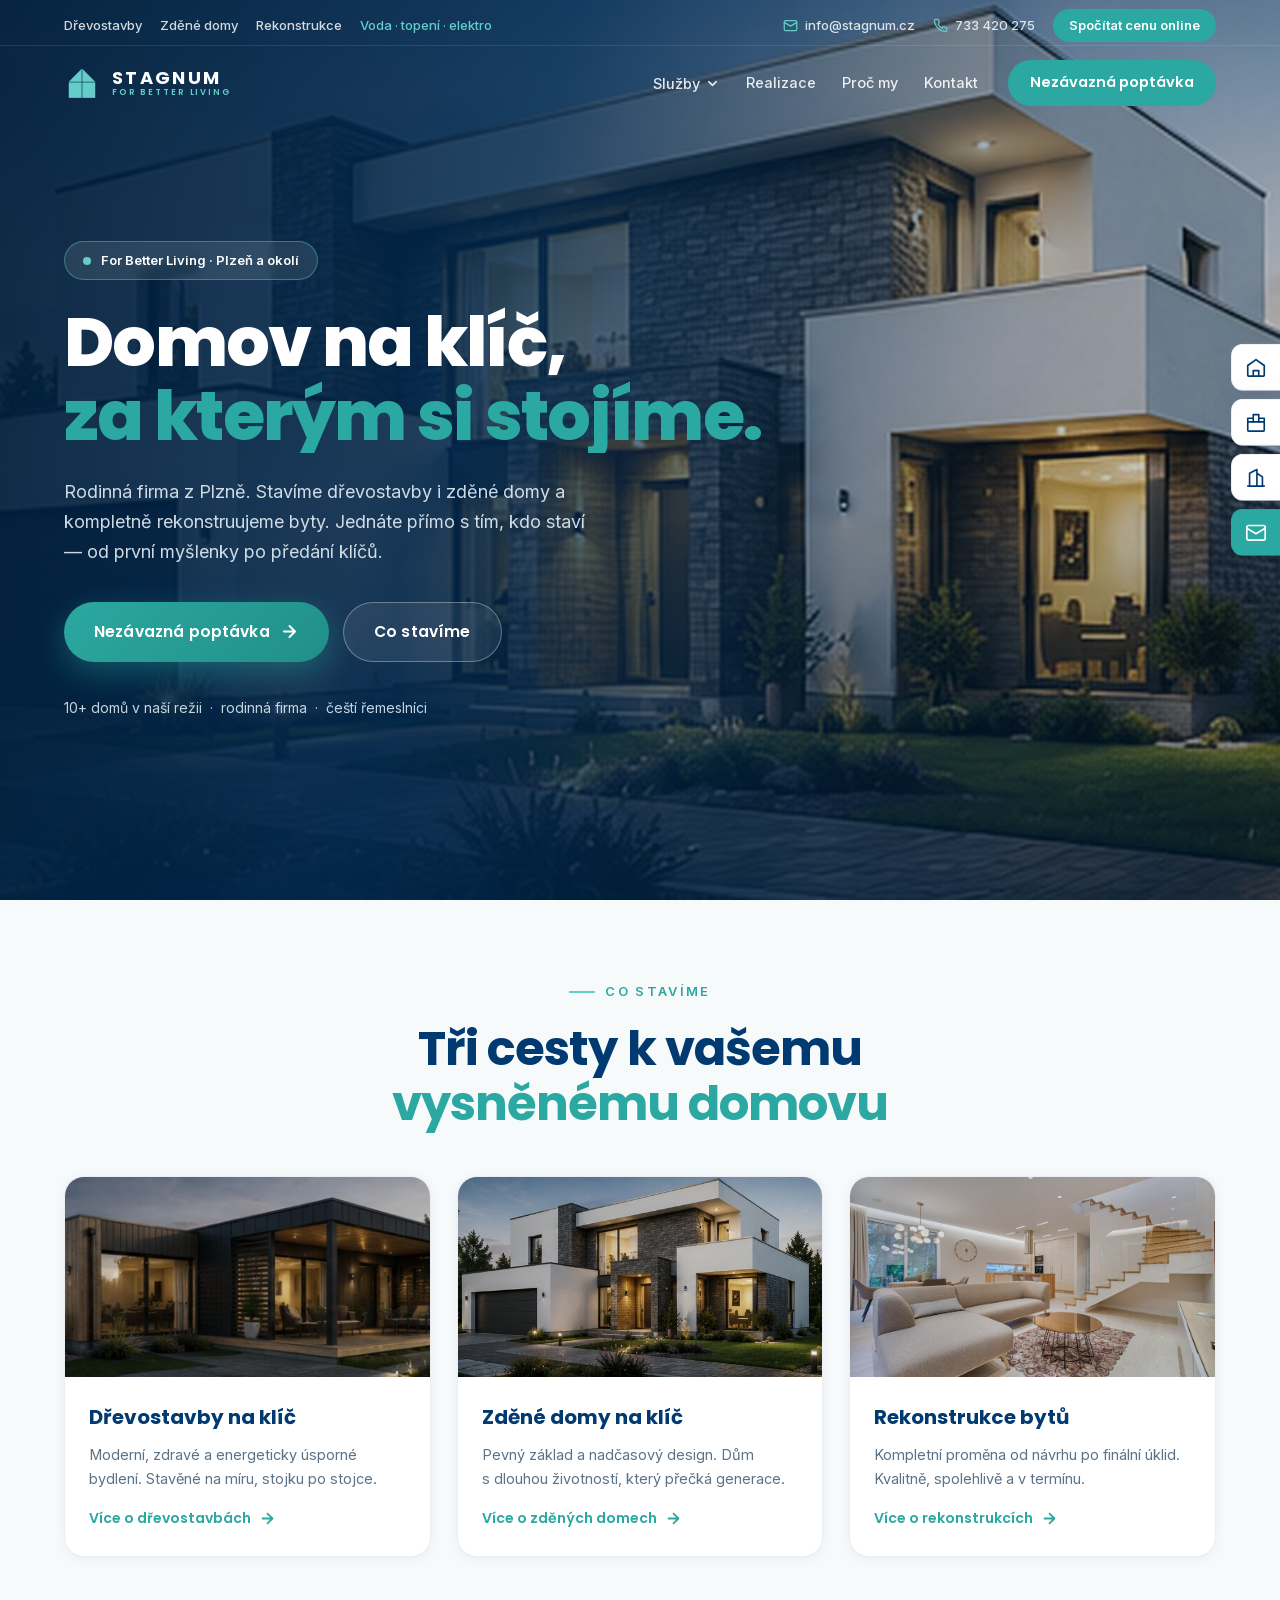
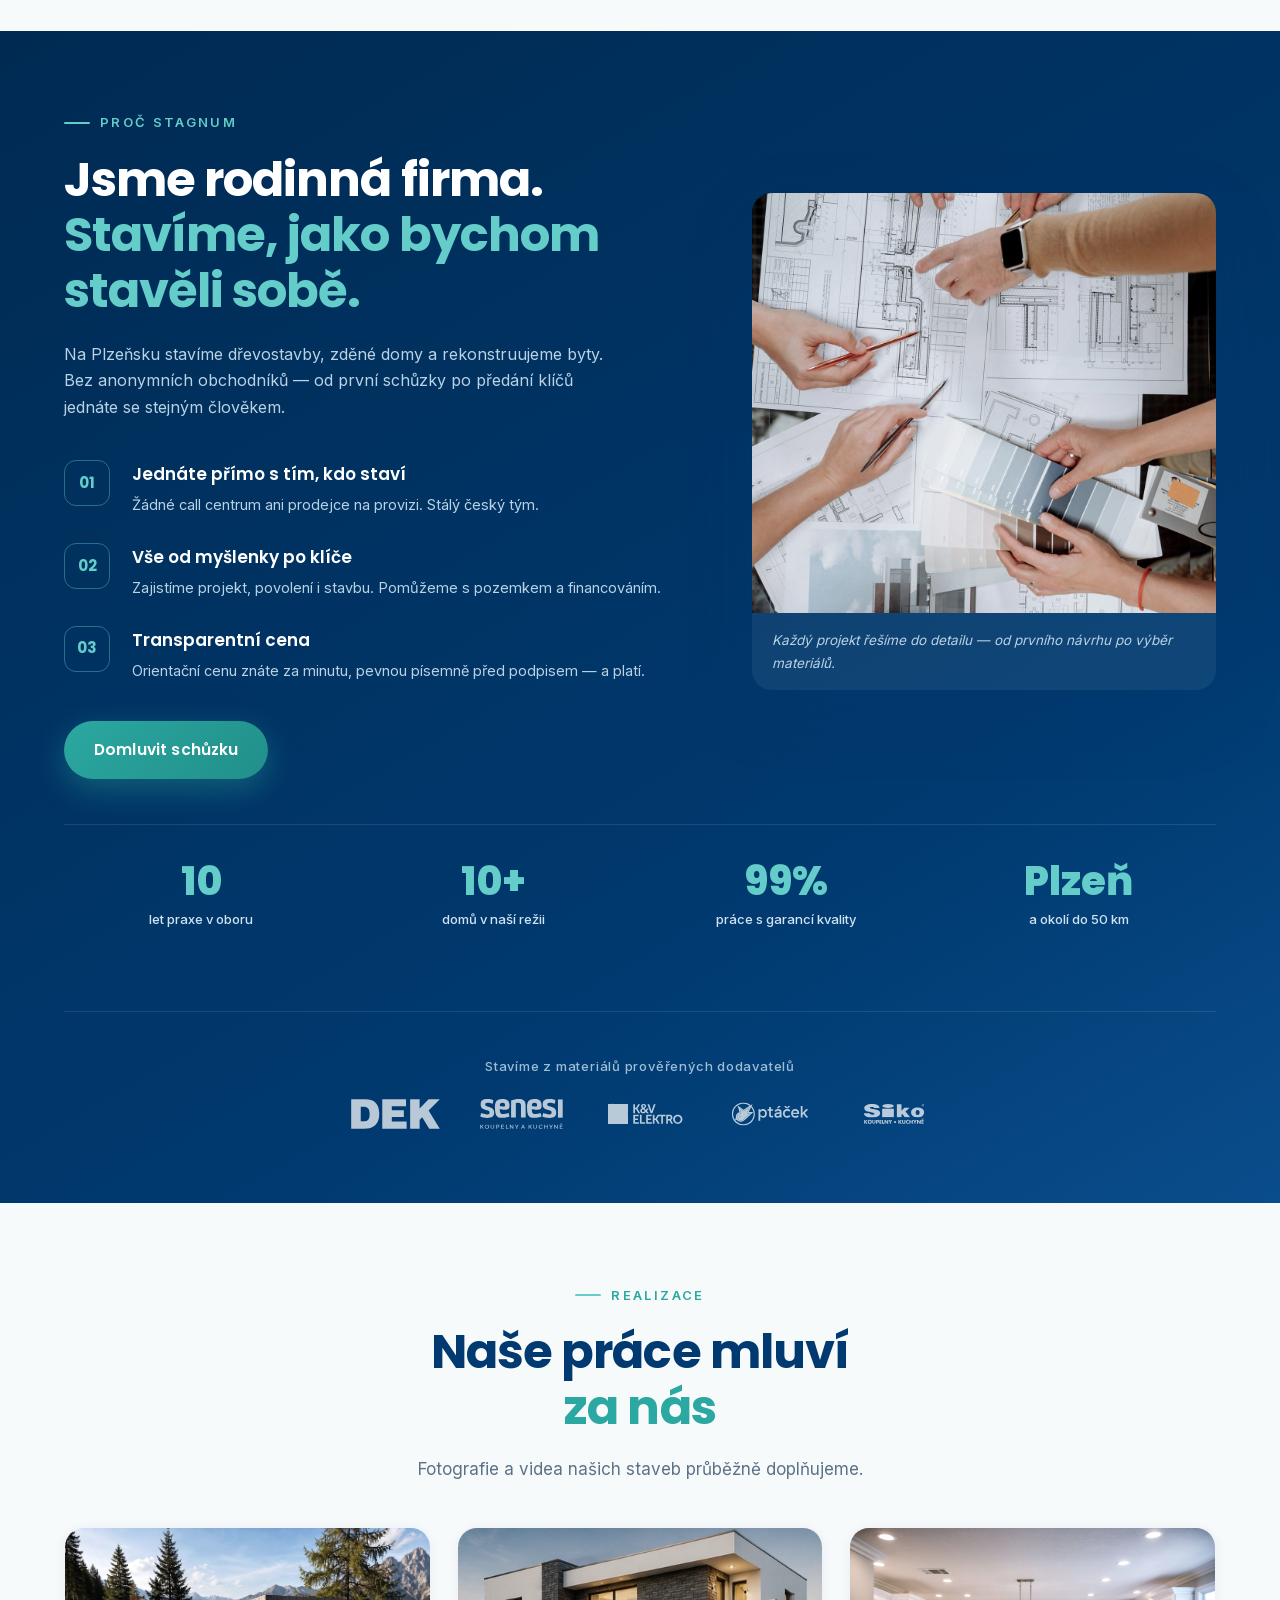
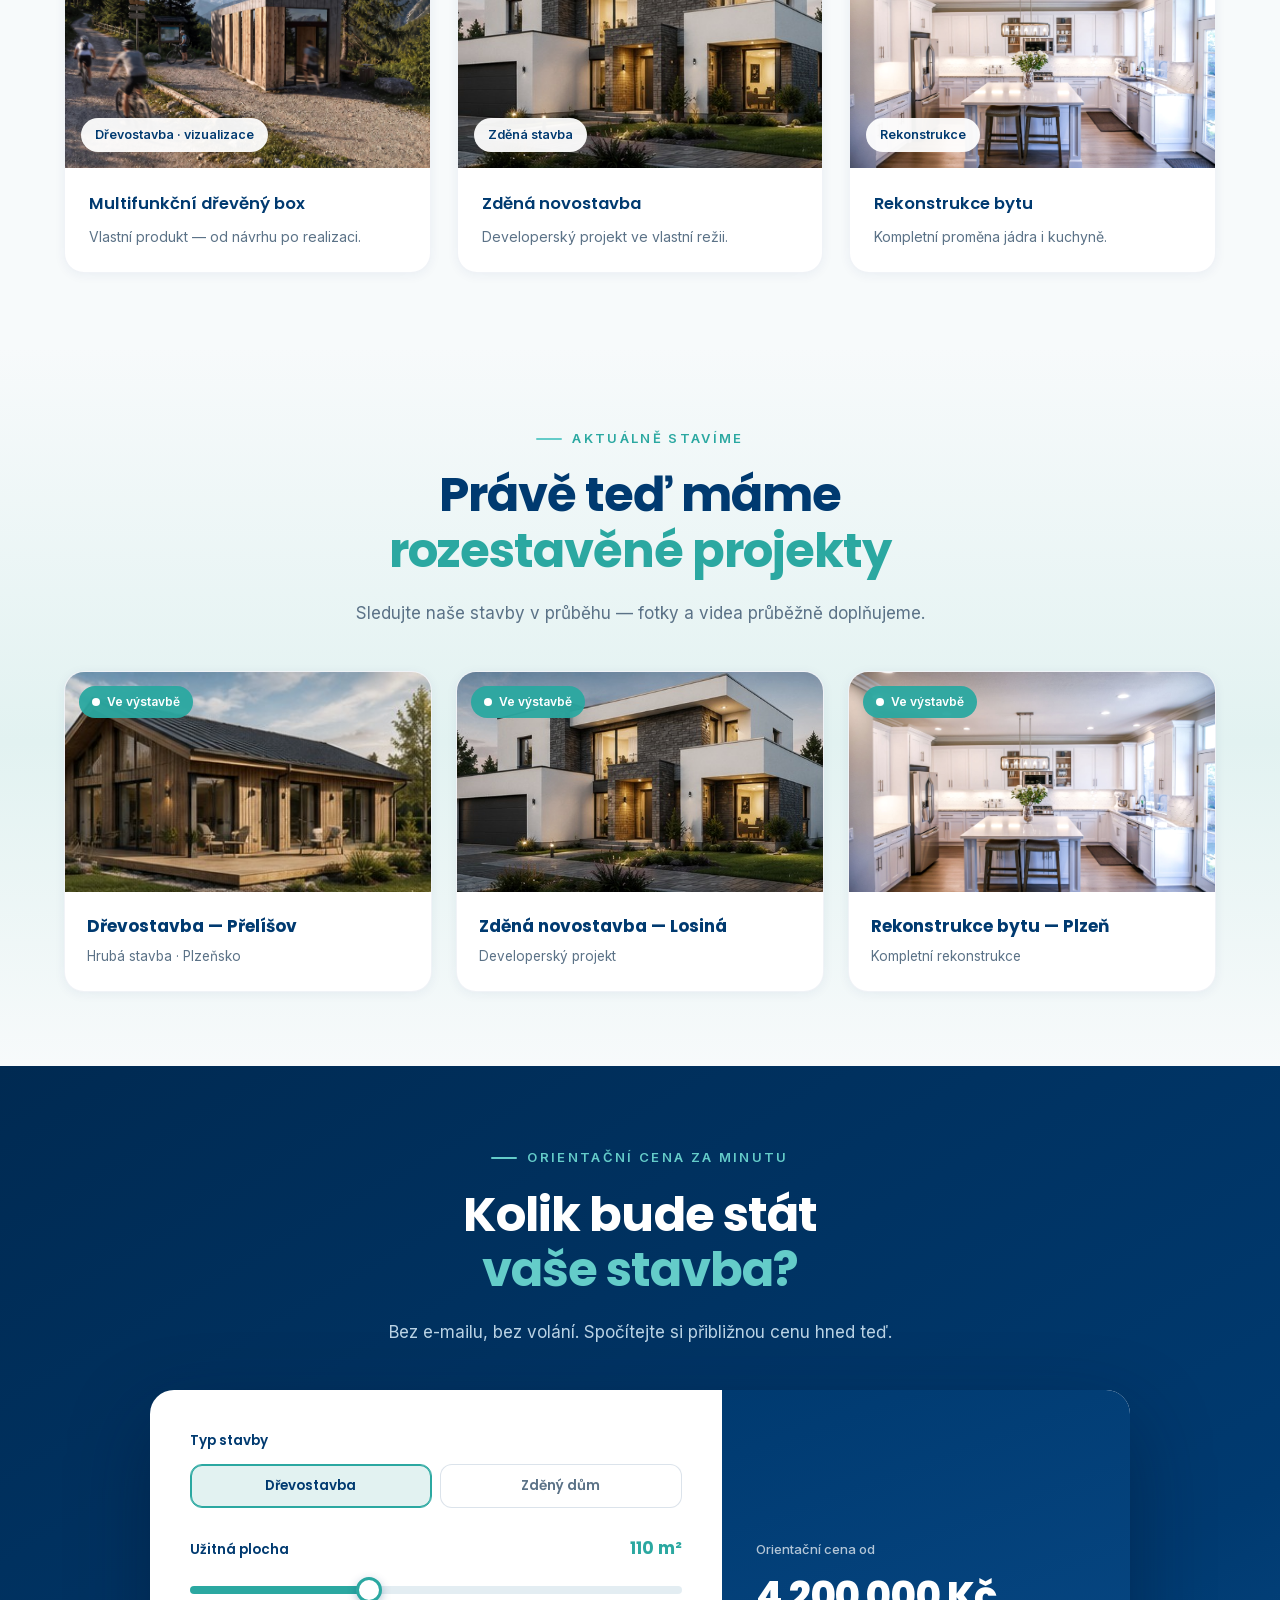
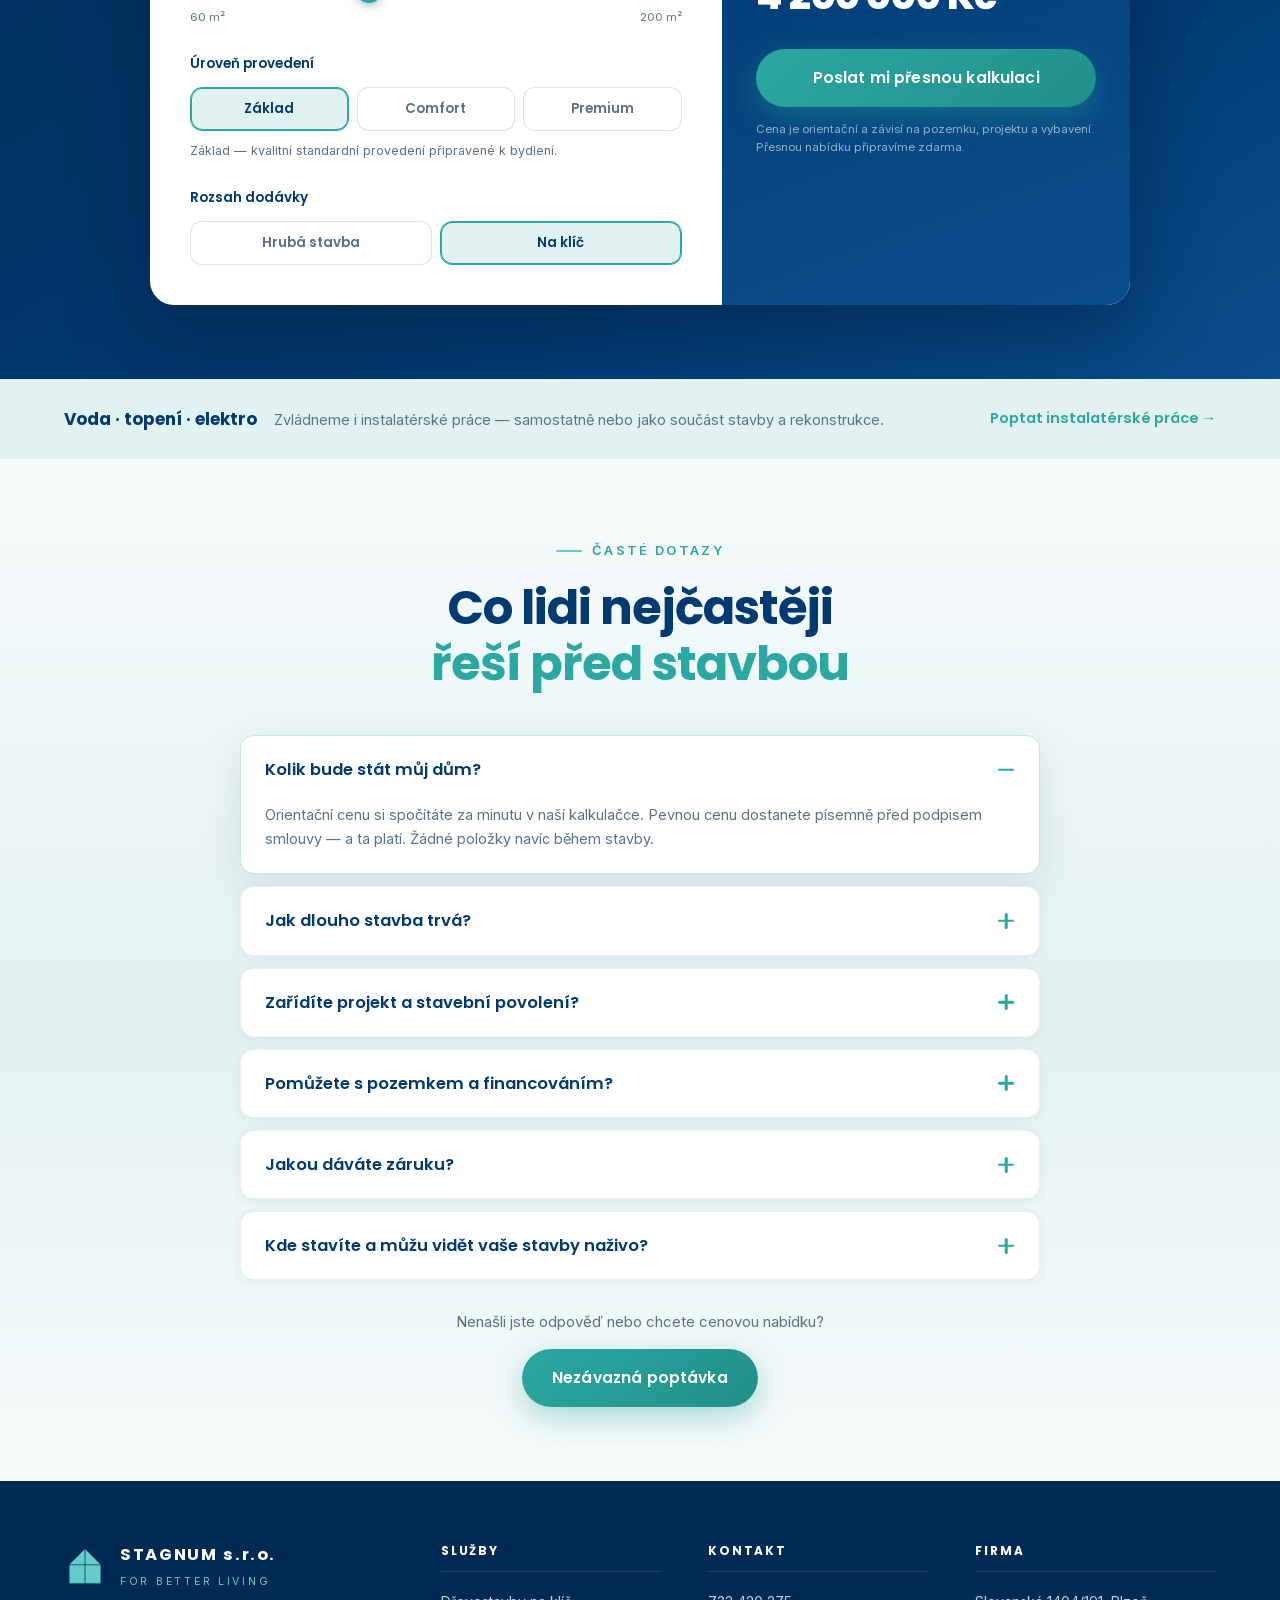
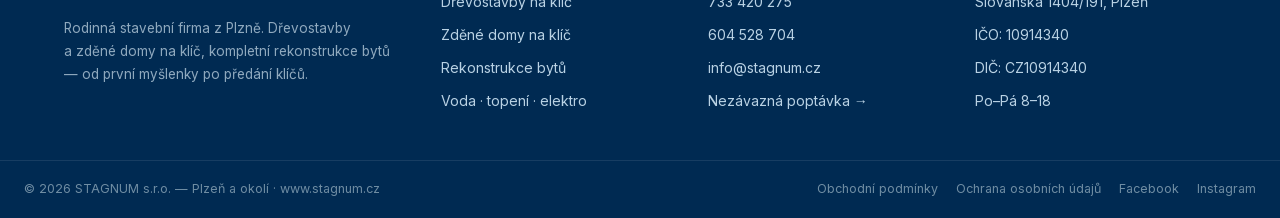
<file: stagnum-landing/index.html>
<!DOCTYPE html>
<html lang="cs">
<head>
  <meta charset="UTF-8">
  <meta name="viewport" content="width=device-width, initial-scale=1.0">
  <title>Dřevostavby, zděné domy a rekonstrukce Plzeň | STAGNUM — For Better Living</title>
  <meta name="description" content="STAGNUM — rodinná stavební firma z Plzně. Dřevostavby a zděné domy na klíč, kompletní rekonstrukce bytů. Jednáte přímo s tím, kdo staví. Spočítejte si orientační cenu za minutu.">
  <meta property="og:title" content="Dřevostavby, zděné domy a rekonstrukce Plzeň | STAGNUM">
  <meta property="og:description" content="Domov na klíč s pevnou cenou a osobním přístupem. Dřevostavby, zděné domy, rekonstrukce bytů na Plzeňsku.">
  <meta property="og:type" content="website">
  <meta property="og:locale" content="cs_CZ">
  <link rel="preload" href="fonts/poppins-800-latin-ext.woff2" as="font" type="font/woff2" crossorigin>
  <link rel="preload" href="fonts/poppins-800-latin.woff2" as="font" type="font/woff2" crossorigin>
  <link rel="preload" href="fonts/inter-400-latin-ext.woff2" as="font" type="font/woff2" crossorigin>
  <link rel="preload" as="image" href="media/viz/hero-vizualizace.jpg">
  <link rel="stylesheet" href="css/fonts.css">
  <link rel="stylesheet" href="css/style.css">
</head>
<body data-page="home">

  <!-- loading screen -->
  <div class="preloader" id="preloader">
    <div class="preloader__inner">
      <svg viewBox="0 0 480 360" class="iso-house iso-house--loader" id="loaderHouse" aria-hidden="true"></svg>
      <span class="preloader__text">STAGNUM<small>FOR BETTER LIVING</small></span>
    </div>
  </div>

  <!-- puzzle logo def -->
  <svg width="0" height="0" style="position:absolute" aria-hidden="true"><defs><g id="puzzleHouse">
    <path d="M101.7 16 L174 88 L101.7 88 Z" fill="currentColor"/>
    <rect x="26" y="91.5" width="72.3" height="86.5" fill="currentColor"/>
    <path d="M98.3 16 L98.3 88 L26 88 Z" fill="currentColor"/>
    <rect x="101.7" y="91.5" width="72.3" height="86.5" fill="currentColor"/>
  </g></defs></svg>

  <div data-layout="nav"></div>

  <main>

    <!-- ============ HERO ============ -->
    <section class="hero svc-hero" id="uvod">
      <img class="svc-hero__img" src="media/viz/hero-vizualizace.jpg" alt="Vizualizace moderního rodinného domu za soumraku">
      <div class="svc-hero__overlay svc-hero__overlay--dark"></div>
      <div class="svc-hero__inner container">
        <p class="hero__eyebrow"><span class="hero__eyebrow-dot"></span>For Better Living&nbsp;·&nbsp;Plzeň a&nbsp;okolí</p>
        <h1 class="hero__title">
          <span class="line"><span>Domov na klíč,</span></span>
          <span class="line"><span class="accent">za kterým si stojíme.</span></span>
        </h1>
        <p class="hero__sub">Rodinná firma z Plzně. Stavíme dřevostavby i zděné domy a kompletně rekonstruujeme byty. Jednáte přímo s tím, kdo staví — od první myšlenky po předání klíčů.</p>
        <div class="hero__cta">
          <a href="kontakt.html" class="btn btn--primary">
            Nezávazná poptávka
            <svg viewBox="0 0 24 24" fill="none" stroke="currentColor" stroke-width="2.5" stroke-linecap="round" stroke-linejoin="round"><path d="M5 12h14M12 5l7 7-7 7"/></svg>
          </a>
          <a href="#sluzby" class="btn btn--ghost-light">Co stavíme</a>
        </div>
        <p class="hero__proof">
          10+ domů v&nbsp;naší režii &nbsp;·&nbsp; rodinná firma &nbsp;·&nbsp; čeští řemeslníci
        </p>
      </div>
    </section>

    <!-- ============ 3 SLUŽBY (hned jasné, co děláme) ============ -->
    <section class="svc-cards section" id="sluzby">
      <div class="container">
        <div class="section__head">
          <p class="section__eyebrow">Co stavíme</p>
          <h2 class="section__title">Tři cesty k&nbsp;vašemu<br><span class="accent">vysněnému domovu</span></h2>
        </div>
        <div class="svc-cards__grid">
          <a class="svc-card" href="drevostavby.html">
            <div class="svc-card__img"><img src="media/viz/drevostavba.jpg" alt="Dřevostavba" loading="lazy"></div>
            <div class="svc-card__body">
              <h3>Dřevostavby na klíč</h3>
              <p>Moderní, zdravé a&nbsp;energeticky úsporné bydlení. Stavěné na míru, stojku po stojce.</p>
              <span class="svc-card__more">Více o&nbsp;dřevostavbách
                <svg viewBox="0 0 24 24" fill="none" stroke="currentColor" stroke-width="2.5" stroke-linecap="round" stroke-linejoin="round"><path d="M5 12h14M12 5l7 7-7 7"/></svg>
              </span>
            </div>
          </a>
          <a class="svc-card" href="zdene-domy.html">
            <div class="svc-card__img"><img src="media/viz/realizace-zdeny.jpg" alt="Zděný dům" loading="lazy"></div>
            <div class="svc-card__body">
              <h3>Zděné domy na klíč</h3>
              <p>Pevný základ a&nbsp;nadčasový design. Dům s&nbsp;dlouhou životností, který přečká generace.</p>
              <span class="svc-card__more">Více o&nbsp;zděných domech
                <svg viewBox="0 0 24 24" fill="none" stroke="currentColor" stroke-width="2.5" stroke-linecap="round" stroke-linejoin="round"><path d="M5 12h14M12 5l7 7-7 7"/></svg>
              </span>
            </div>
          </a>
          <a class="svc-card" href="rekonstrukce.html">
            <div class="svc-card__img"><img src="media/viz/interier-po.jpg" alt="Rekonstrukce bytu" loading="lazy"></div>
            <div class="svc-card__body">
              <h3>Rekonstrukce bytů</h3>
              <p>Kompletní proměna od návrhu po finální úklid. Kvalitně, spolehlivě a&nbsp;v&nbsp;termínu.</p>
              <span class="svc-card__more">Více o&nbsp;rekonstrukcích
                <svg viewBox="0 0 24 24" fill="none" stroke="currentColor" stroke-width="2.5" stroke-linecap="round" stroke-linejoin="round"><path d="M5 12h14M12 5l7 7-7 7"/></svg>
              </span>
            </div>
          </a>
        </div>
      </div>
    </section>

    <!-- ============ PROČ MY + PARTNEŘI ============ -->
    <section class="why section section--navy" id="proc-my">
      <div class="container">
        <div class="why__grid">
          <div class="why__content">
            <p class="section__eyebrow section__eyebrow--light">Proč STAGNUM</p>
            <h2 class="section__title">Jsme rodinná firma.<br><span class="accent-teal">Stavíme, jako bychom stavěli sobě.</span></h2>
            <p class="why__text">Na Plzeňsku stavíme dřevostavby, zděné domy a&nbsp;rekonstruujeme byty. Bez anonymních obchodníků — od první schůzky po předání klíčů jednáte se stejným člověkem.</p>
            <div class="why__points">
              <div class="why-point"><div class="why-point__num">01</div><div><h4>Jednáte přímo s&nbsp;tím, kdo staví</h4><p>Žádné call centrum ani prodejce na provizi. Stálý český tým.</p></div></div>
              <div class="why-point"><div class="why-point__num">02</div><div><h4>Vše od myšlenky po klíče</h4><p>Zajistíme projekt, povolení i&nbsp;stavbu. Pomůžeme s&nbsp;pozemkem a&nbsp;financováním.</p></div></div>
              <div class="why-point"><div class="why-point__num">03</div><div><h4>Transparentní cena</h4><p>Orientační cenu znáte za minutu, pevnou písemně před podpisem — a&nbsp;platí.</p></div></div>
            </div>
            <a href="kontakt.html" class="btn btn--primary why__btn">Domluvit schůzku</a>
          </div>
          <figure class="why__visual">
            <img src="media/viz/navrh.jpg" alt="Návrh stavby — práce s projektem" loading="lazy">
            <figcaption>Každý projekt řešíme do detailu — od prvního návrhu po výběr materiálů.</figcaption>
          </figure>
        </div>

        <!-- reálné výsledky -->
        <div class="stat-strip">
          <div class="stat"><div class="stat__num"><span class="counter" data-target="10">0</span></div><div class="stat__label">let praxe v&nbsp;oboru</div></div>
          <div class="stat"><div class="stat__num"><span class="counter" data-target="10">0</span>+</div><div class="stat__label">domů v&nbsp;naší režii</div></div>
          <div class="stat"><div class="stat__num"><span class="counter" data-target="100">0</span>%</div><div class="stat__label">práce s&nbsp;garancí kvality</div></div>
          <div class="stat"><div class="stat__num">Plzeň</div><div class="stat__label">a&nbsp;okolí do 50&nbsp;km</div></div>
        </div>

        <div class="partners">
          <p class="partners__label">Stavíme z&nbsp;materiálů prověřených dodavatelů</p>
          <div class="partners__row">
            <img src="media/partners/dek.svg" alt="DEK" loading="lazy">
            <img src="media/partners/senesi.svg" alt="Senesi" loading="lazy">
            <img src="media/partners/kvelektro.svg" alt="KV Elektro" loading="lazy">
            <img src="media/partners/ptacek.svg" alt="Ptáček" loading="lazy">
            <img src="media/partners/siko.svg" alt="SIKO" loading="lazy">
          </div>
        </div>
      </div>
    </section>

    <!-- ============ REALIZACE (ukázka) ============ -->
    <section class="refs section" id="realizace">
      <div class="container">
        <div class="section__head">
          <p class="section__eyebrow">Realizace</p>
          <h2 class="section__title">Naše práce mluví<br><span class="accent">za nás</span></h2>
          <p class="section__lead">Fotografie a&nbsp;videa našich staveb průběžně doplňujeme.</p>
        </div>
        <div class="refs__grid">
          <a class="ref-card" href="drevostavby.html"><div class="ref-card__img"><img src="media/real/domek-hory.jpg" alt="Multifunkční dřevěný box" loading="lazy"><span class="ref-card__tag">Dřevostavba · vizualizace</span></div><figcaption><h4>Multifunkční dřevěný box</h4><p>Vlastní produkt — od návrhu po realizaci.</p></figcaption></a>
          <a class="ref-card" href="zdene-domy.html"><div class="ref-card__img"><img src="media/viz/realizace-zdeny.jpg" alt="Zděný dům" loading="lazy"><span class="ref-card__tag">Zděná stavba</span></div><figcaption><h4>Zděná novostavba</h4><p>Developerský projekt ve vlastní režii.</p></figcaption></a>
          <a class="ref-card" href="rekonstrukce.html"><div class="ref-card__img"><img src="media/viz/kuchyne-po.jpg" alt="Rekonstrukce" loading="lazy"><span class="ref-card__tag">Rekonstrukce</span></div><figcaption><h4>Rekonstrukce bytu</h4><p>Kompletní proměna jádra i&nbsp;kuchyně.</p></figcaption></a>
        </div>
      </div>
    </section>

    <!-- ============ AKTUÁLNĚ VE VÝSTAVBĚ ============ -->
    <section class="section section--soft" id="aktualne">
      <div class="container">
        <div class="section__head">
          <p class="section__eyebrow">Aktuálně stavíme</p>
          <h2 class="section__title">Právě teď máme<br><span class="accent">rozestavěné projekty</span></h2>
          <p class="section__lead">Sledujte naše stavby v&nbsp;průběhu — fotky a&nbsp;videa průběžně doplňujeme.</p>
        </div>
        <div class="live__grid">
          <article class="live__card"><div class="live__media"><img src="media/viz/realizace-drevo.jpg" alt="Dřevostavba ve výstavbě" loading="lazy"><span class="live__flag">Ve výstavbě</span></div><div class="live__body"><h3>Dřevostavba — Přelíšov</h3><p>Hrubá stavba · Plzeňsko</p></div></article>
          <article class="live__card"><div class="live__media"><img src="media/viz/realizace-zdeny.jpg" alt="Zděný dům ve výstavbě" loading="lazy"><span class="live__flag">Ve výstavbě</span></div><div class="live__body"><h3>Zděná novostavba — Losiná</h3><p>Developerský projekt</p></div></article>
          <article class="live__card"><div class="live__media"><img src="media/viz/kuchyne-po.jpg" alt="Rekonstrukce bytu" loading="lazy"><span class="live__flag">Ve výstavbě</span></div><div class="live__body"><h3>Rekonstrukce bytu — Plzeň</h3><p>Kompletní rekonstrukce</p></div></article>
        </div>
      </div>
    </section>

    <!-- ============ KALKULAČKA ============ -->
    <section class="calc-section section section--navy" id="kalkulacka">
      <div class="container">
        <div class="section__head">
          <p class="section__eyebrow section__eyebrow--light">Orientační cena za minutu</p>
          <h2 class="section__title">Kolik bude stát<br><span class="accent-teal">vaše stavba?</span></h2>
          <p class="section__lead section__lead--light">Bez e-mailu, bez volání. Spočítejte si přibližnou cenu hned teď.</p>
        </div>
        <div class="calc">
          <div class="calc__main">
            <div class="calc__row">
              <div class="calc__label">Typ stavby</div>
              <div class="calc__segments" id="typeSeg">
                <button type="button" class="is-active" data-mult="1.0">Dřevostavba</button>
                <button type="button" data-mult="1.06">Zděný dům</button>
              </div>
            </div>
            <label class="calc__row">
              <div class="calc__label">Užitná plocha <output id="areaOut">110 m²</output></div>
              <input type="range" id="areaInput" min="60" max="200" step="5" value="110">
              <div class="calc__range-marks"><span>60 m²</span><span>200 m²</span></div>
            </label>
            <div class="calc__row">
              <div class="calc__label">Úroveň provedení</div>
              <div class="calc__segments" id="standardSeg">
                <button type="button" class="is-active" data-mult="1.0">Základ</button>
                <button type="button" data-mult="1.18">Comfort</button>
                <button type="button" data-mult="1.38">Premium</button>
              </div>
              <p class="calc__hint" id="levelHint">Základ — kvalitní standardní provedení připravené k bydlení.</p>
            </div>
            <div class="calc__row">
              <div class="calc__label">Rozsah dodávky</div>
              <div class="calc__segments" id="finishSeg">
                <button type="button" data-mult="0.78">Hrubá stavba</button>
                <button type="button" class="is-active" data-mult="1.0">Na klíč</button>
              </div>
            </div>
          </div>
          <div class="calc__side">
            <span class="calc__result-label">Orientační cena od</span>
            <strong class="calc__price" id="calcPrice">4 200 000 Kč</strong>
            <a href="kontakt.html" class="btn btn--primary btn--full">Poslat mi přesnou kalkulaci</a>
            <p class="calc__disclaimer">Cena je orientační a&nbsp;závisí na pozemku, projektu a&nbsp;vybavení. Přesnou nabídku připravíme zdarma.</p>
          </div>
        </div>
      </div>
    </section>

    <!-- ============ INSTALACE STRIP (vedlejší služba) ============ -->
    <section class="instal-strip" id="instalace">
      <div class="container instal-strip__inner">
        <div class="instal-strip__text">
          <strong>Voda · topení · elektro</strong>
          <span>Zvládneme i&nbsp;instalatérské práce — samostatně nebo jako součást stavby a&nbsp;rekonstrukce.</span>
        </div>
        <a href="kontakt.html" class="instal-strip__link">Poptat instalatérské práce →</a>
      </div>
    </section>

    <!-- ============ FAQ (poslední sekce) ============ -->
    <section class="faq section section--soft" id="faq">
      <div class="container">
        <div class="section__head">
          <p class="section__eyebrow">Časté dotazy</p>
          <h2 class="section__title">Co lidi nejčastěji<br><span class="accent">řeší před stavbou</span></h2>
        </div>
        <div class="faq__list">
          <details class="faq__item" open><summary>Kolik bude stát můj dům?<span class="faq__icon"></span></summary><div class="faq__a"><p>Orientační cenu si spočítáte za minutu v naší kalkulačce. Pevnou cenu dostanete písemně před podpisem smlouvy — a ta platí. Žádné položky navíc během stavby.</p></div></details>
          <details class="faq__item"><summary>Jak dlouho stavba trvá?<span class="faq__icon"></span></summary><div class="faq__a"><p>Dřevostavba je obvykle rychlejší než zděný dům. Konkrétní termín dostanete v harmonogramu a v jeho průběhu vám posíláme foto-reporty ze stavby.</p></div></details>
          <details class="faq__item"><summary>Zařídíte projekt a stavební povolení?<span class="faq__icon"></span></summary><div class="faq__a"><p>Ano. Stavíme na klíč — od první myšlenky přes projekt a povolení až po předání klíčů. Nemusíte koordinovat víc firem ani úřady.</p></div></details>
          <details class="faq__item"><summary>Pomůžete s pozemkem a financováním?<span class="faq__icon"></span></summary><div class="faq__a"><p>Ano. Pokud ještě nemáte pozemek nebo řešíte hypotéku, propojíme vás s prověřenými partnery. Stačí to označit v poptávce.</p></div></details>
          <details class="faq__item"><summary>Jakou dáváte záruku?<span class="faq__icon"></span></summary><div class="faq__a"><p>Za odvedenou práci ručíme a po předání jsme k dispozici.</p></div></details>
          <details class="faq__item"><summary>Kde stavíte a můžu vidět vaše stavby naživo?<span class="faq__icon"></span></summary><div class="faq__a"><p>Působíme v Plzni a okolí. Naše realizace si po domluvě můžete prohlédnout naživo — věříme tomu, co stavíme.</p></div></details>
        </div>
        <div class="faq__cta">
          <p>Nenašli jste odpověď nebo chcete cenovou nabídku?</p>
          <a href="kontakt.html" class="btn btn--primary">Nezávazná poptávka</a>
        </div>
      </div>
    </section>

  </main>

  <div data-layout="footer"></div>

  <script src="js/vendor/gsap.min.js"></script>
  <script src="js/vendor/ScrollTrigger.min.js"></script>
  <script src="js/vendor/lenis.min.js"></script>
  <script src="js/iso-house.js"></script>
  <script src="js/wall.js"></script>
  <script src="js/layout.js"></script>
  <script src="js/main.js"></script>
</body>
</html>
</file>
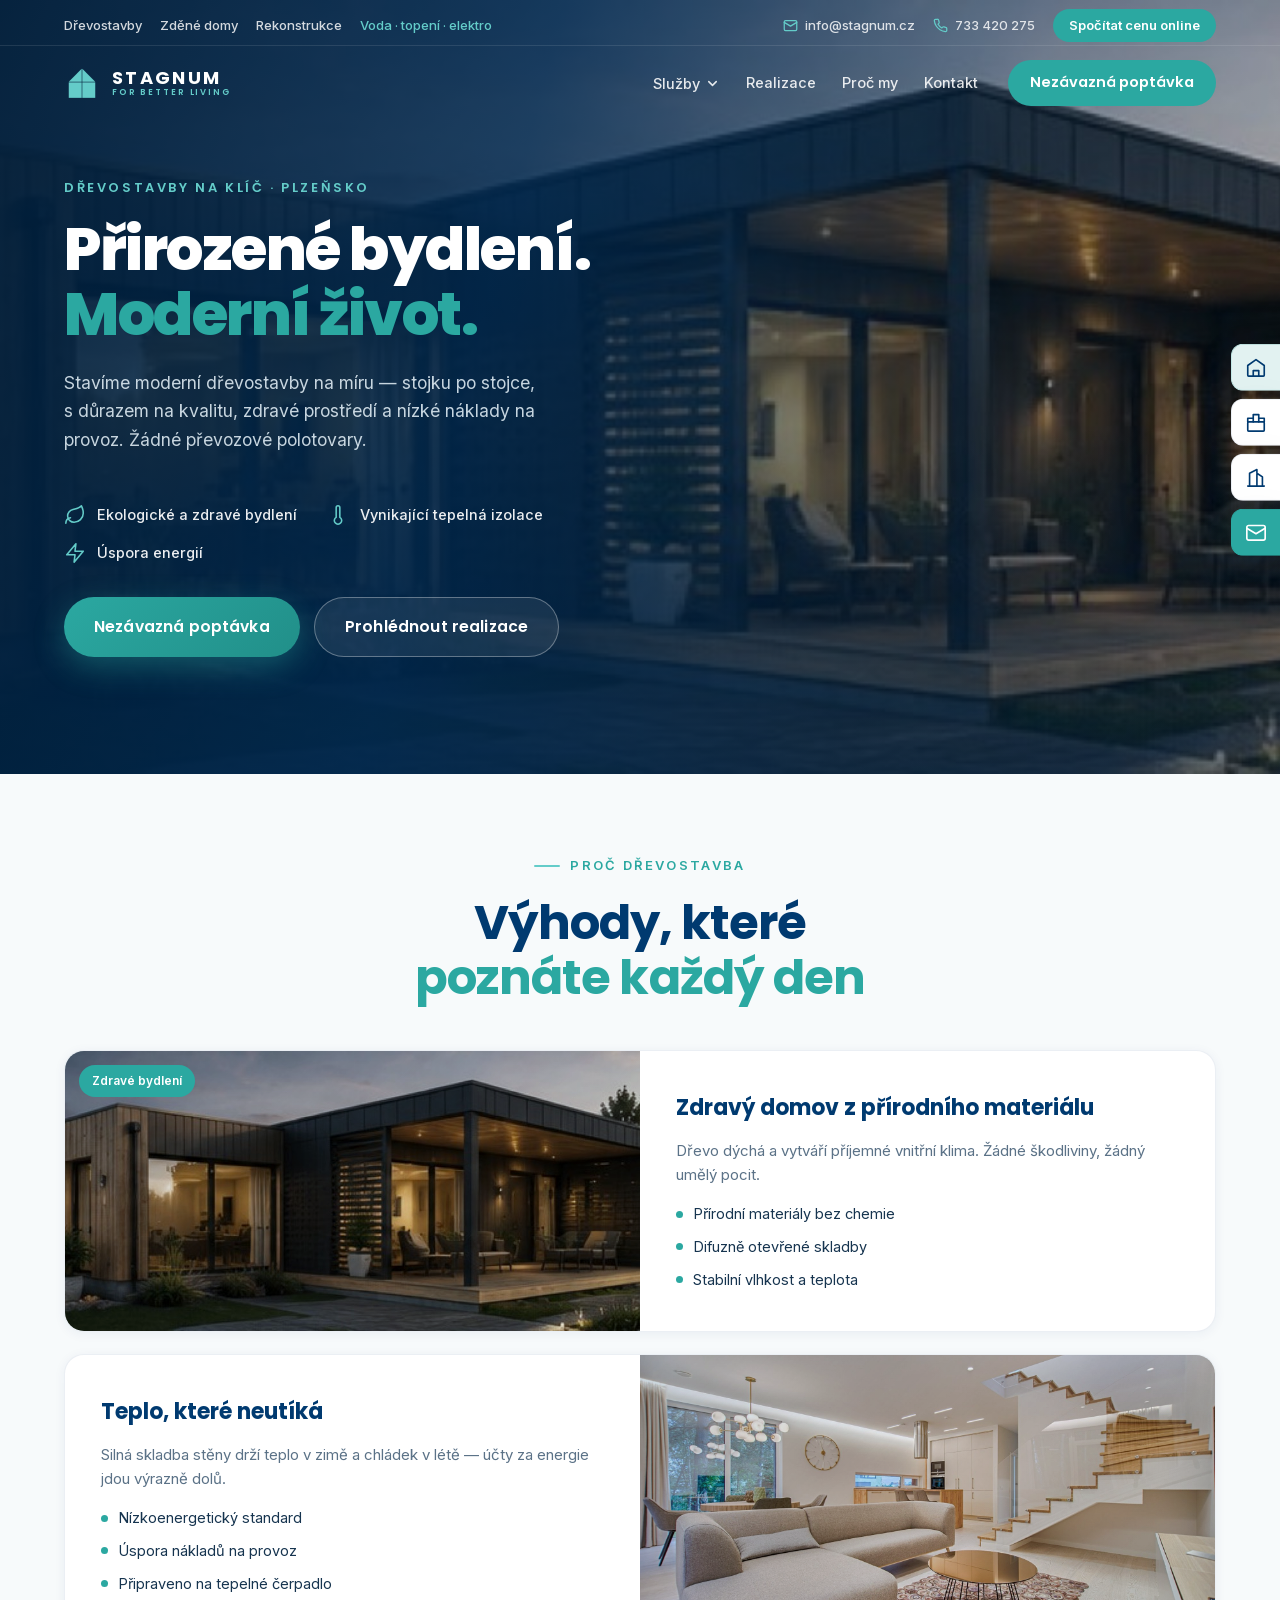
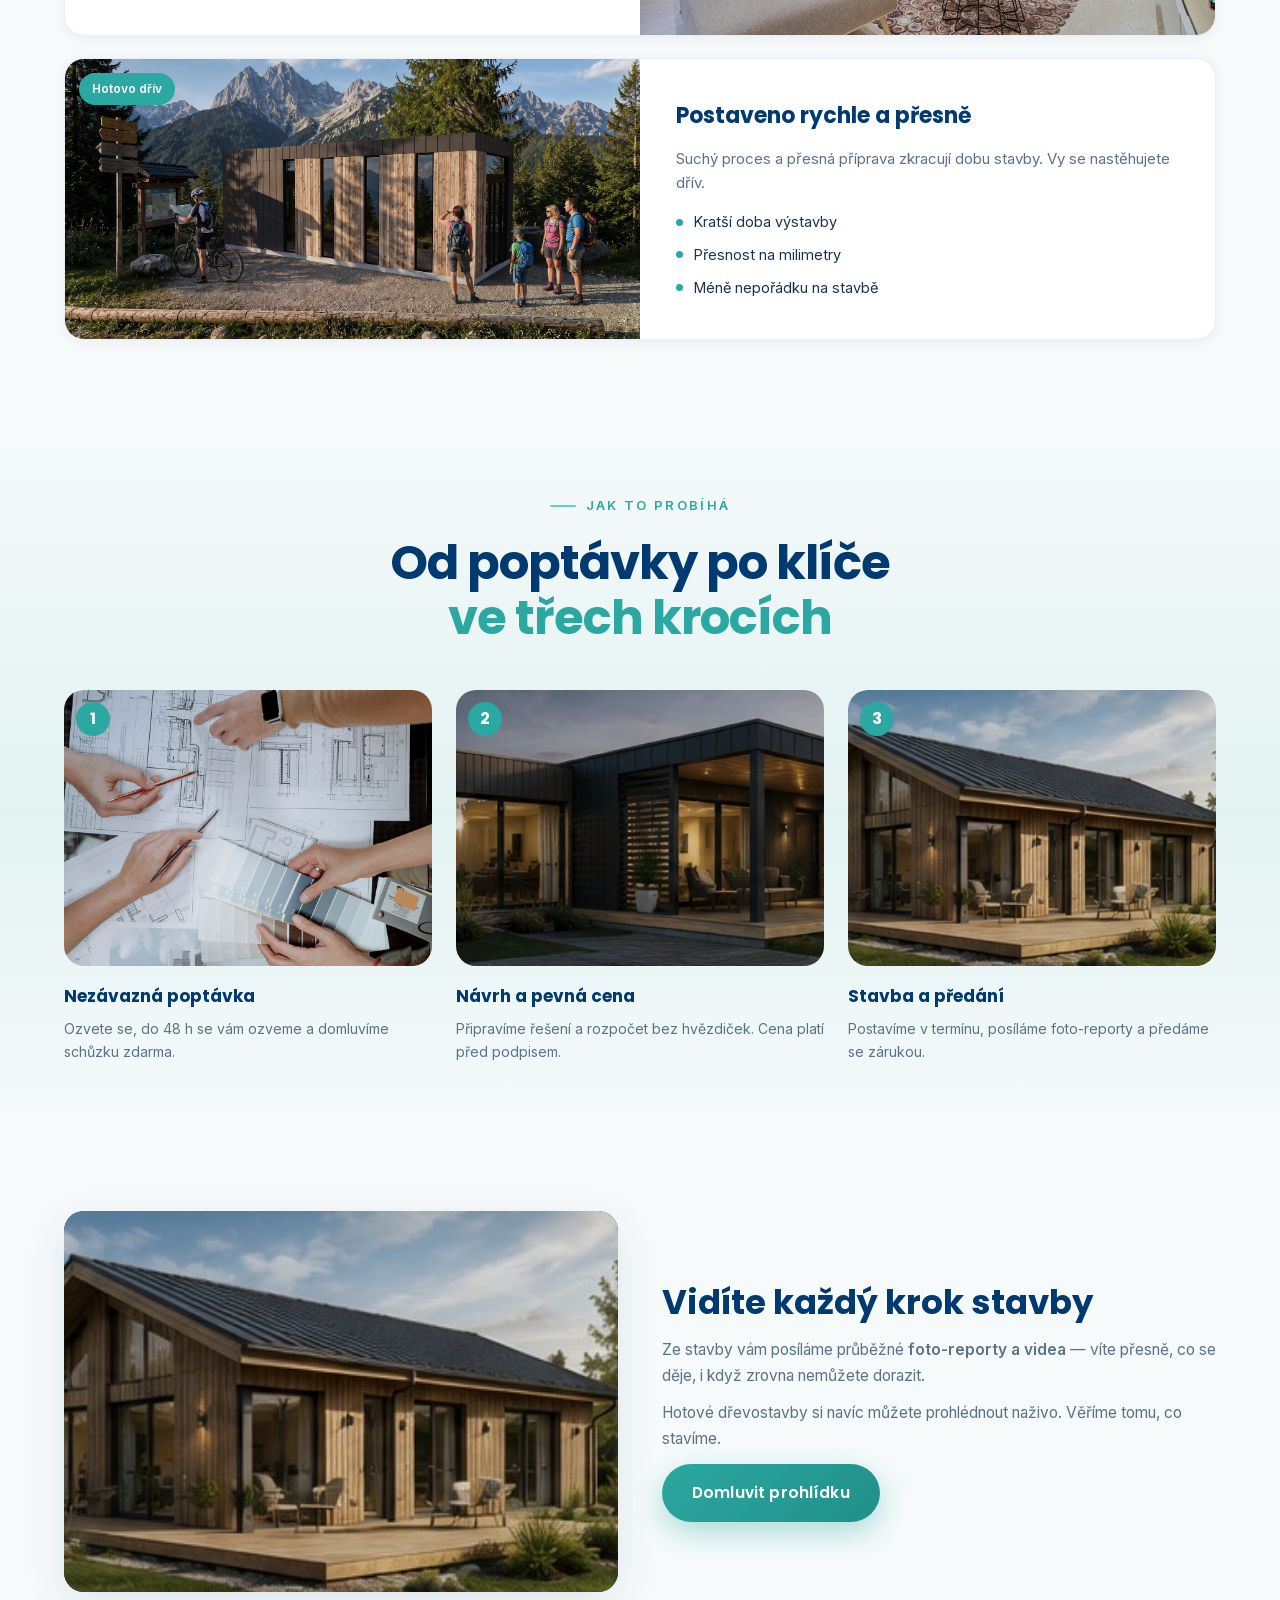
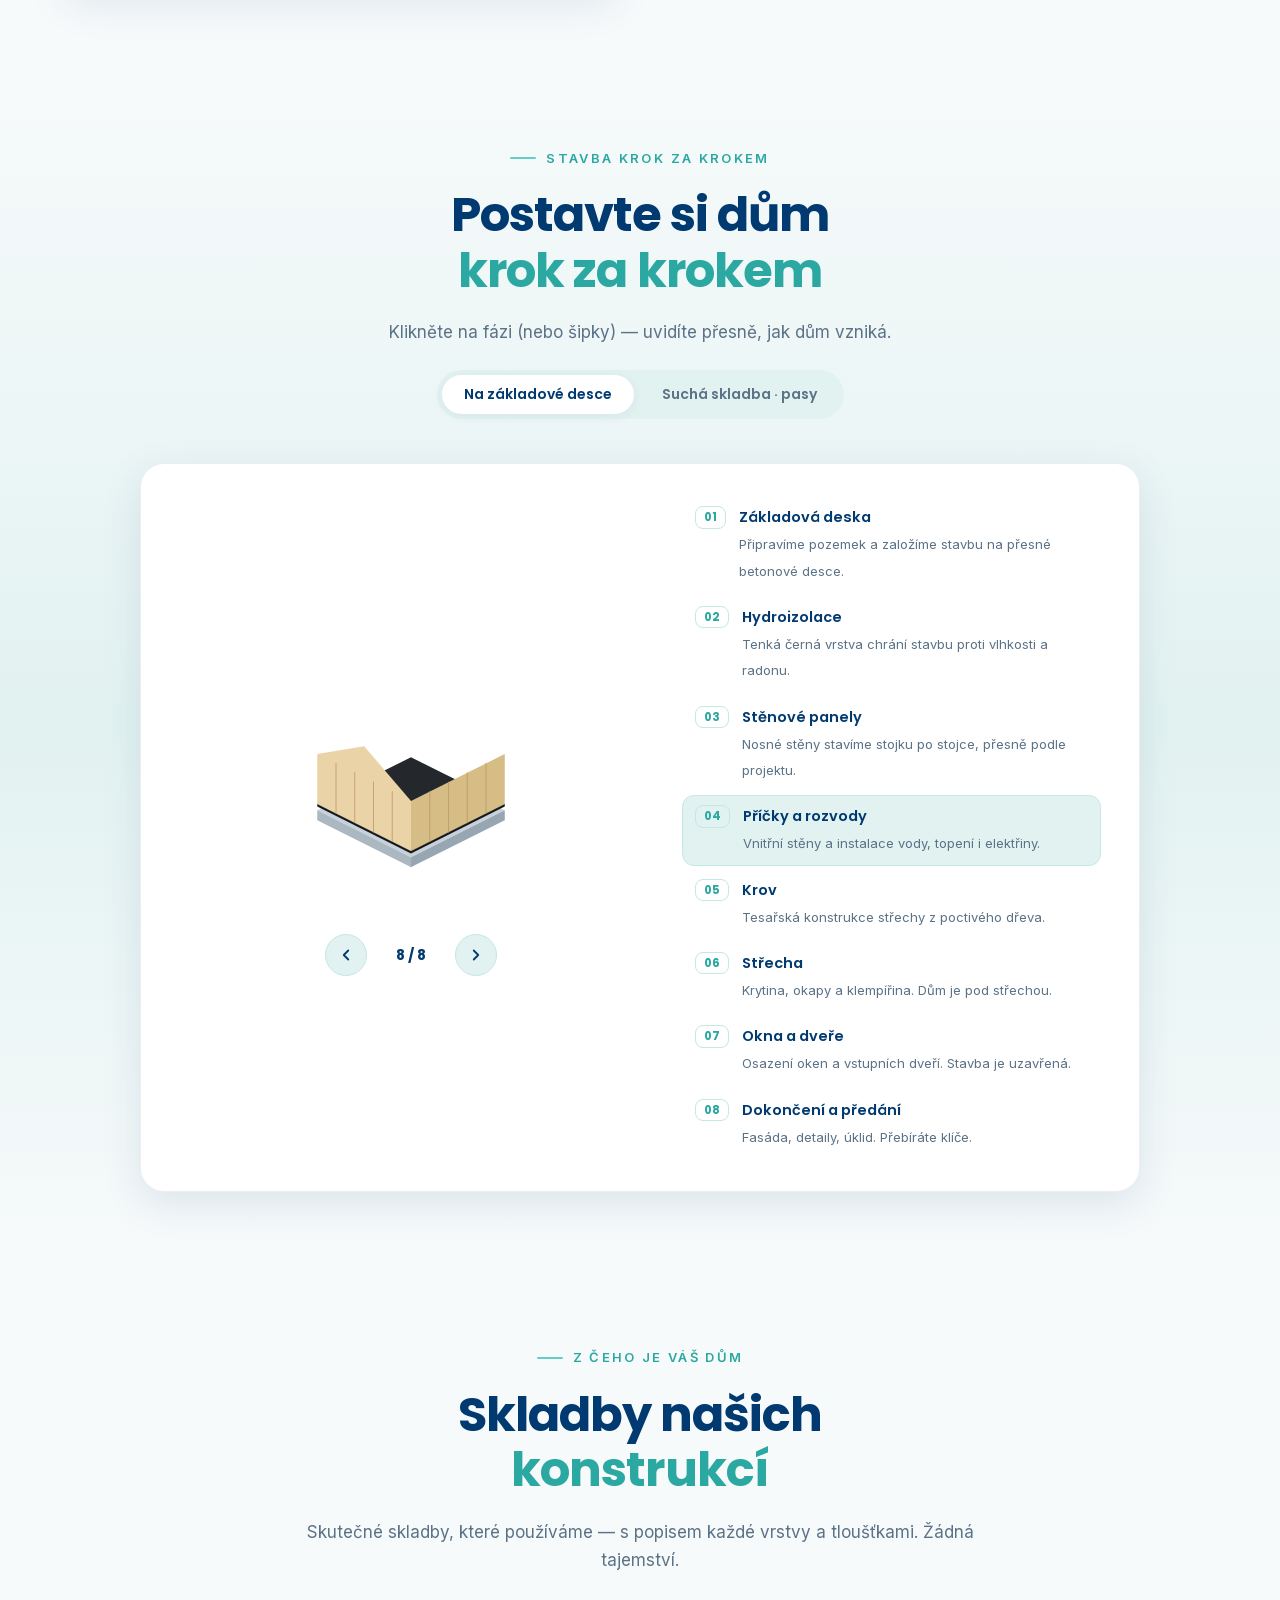
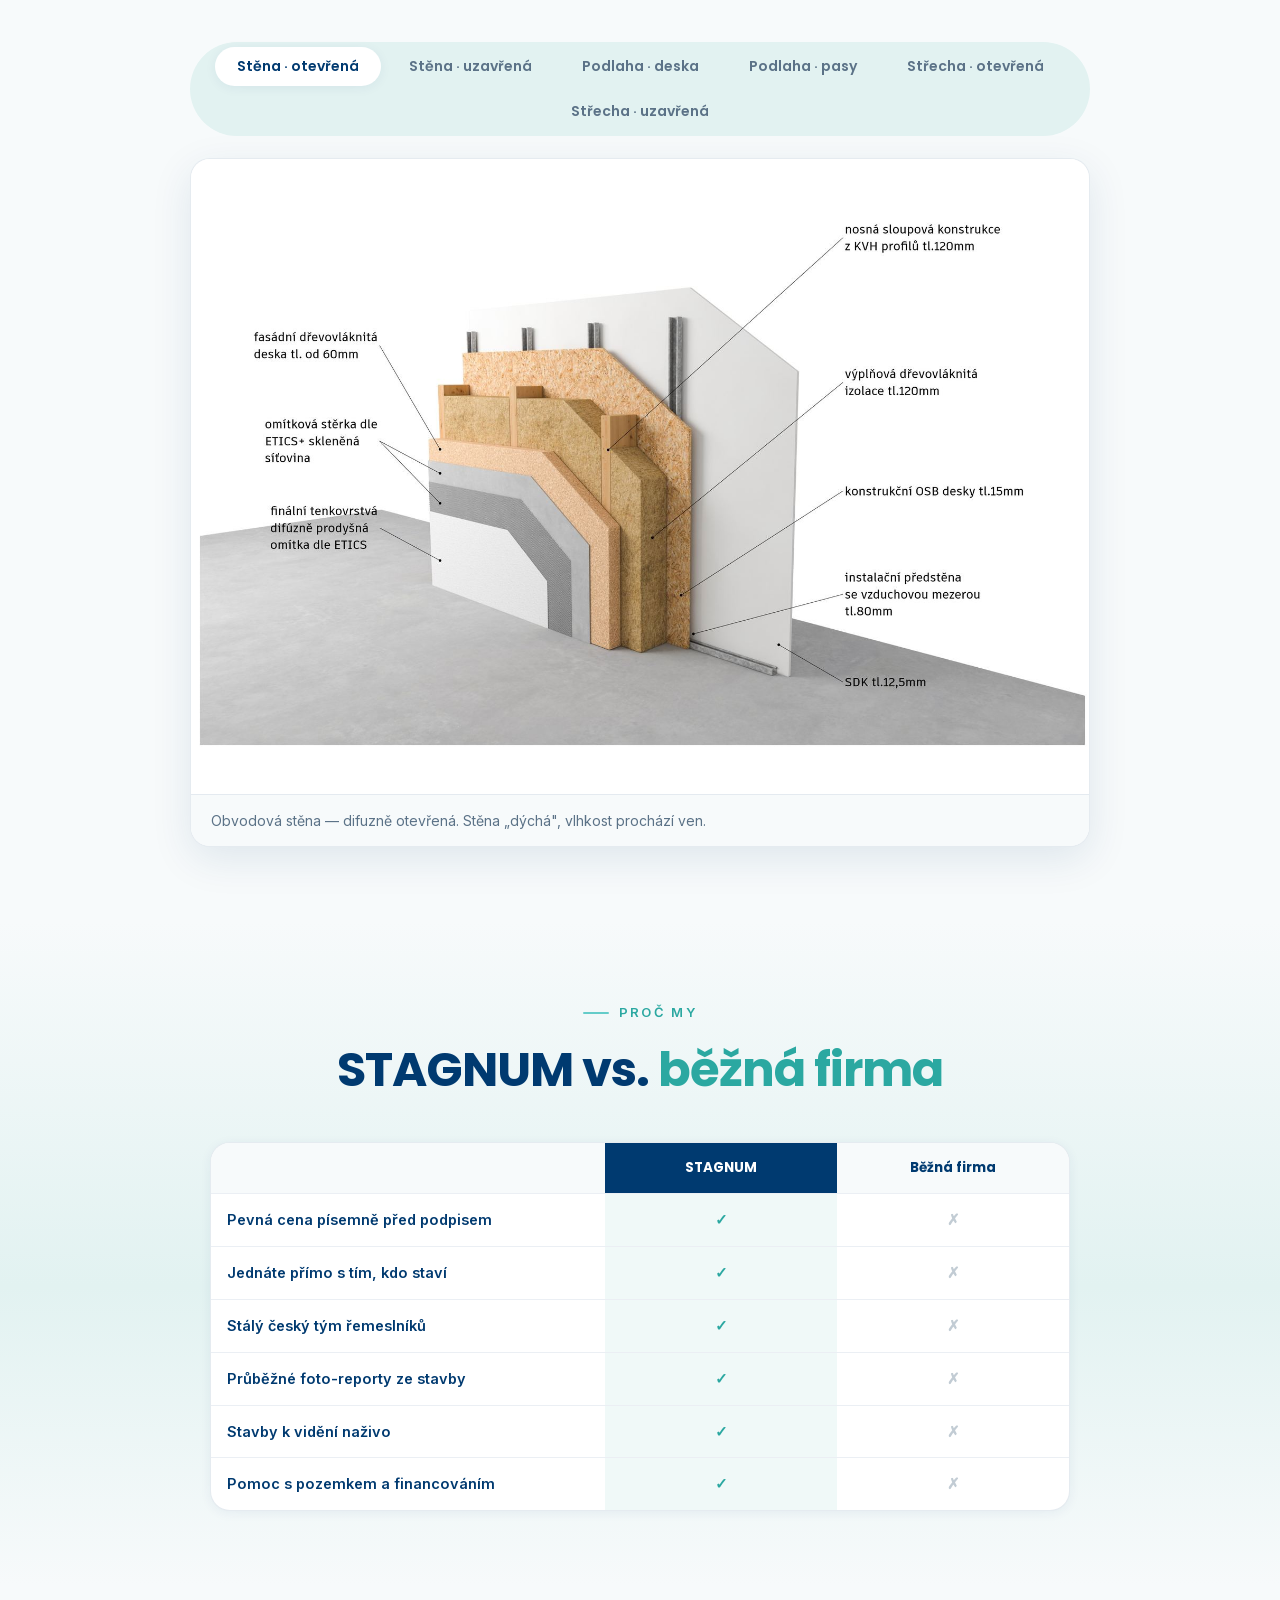
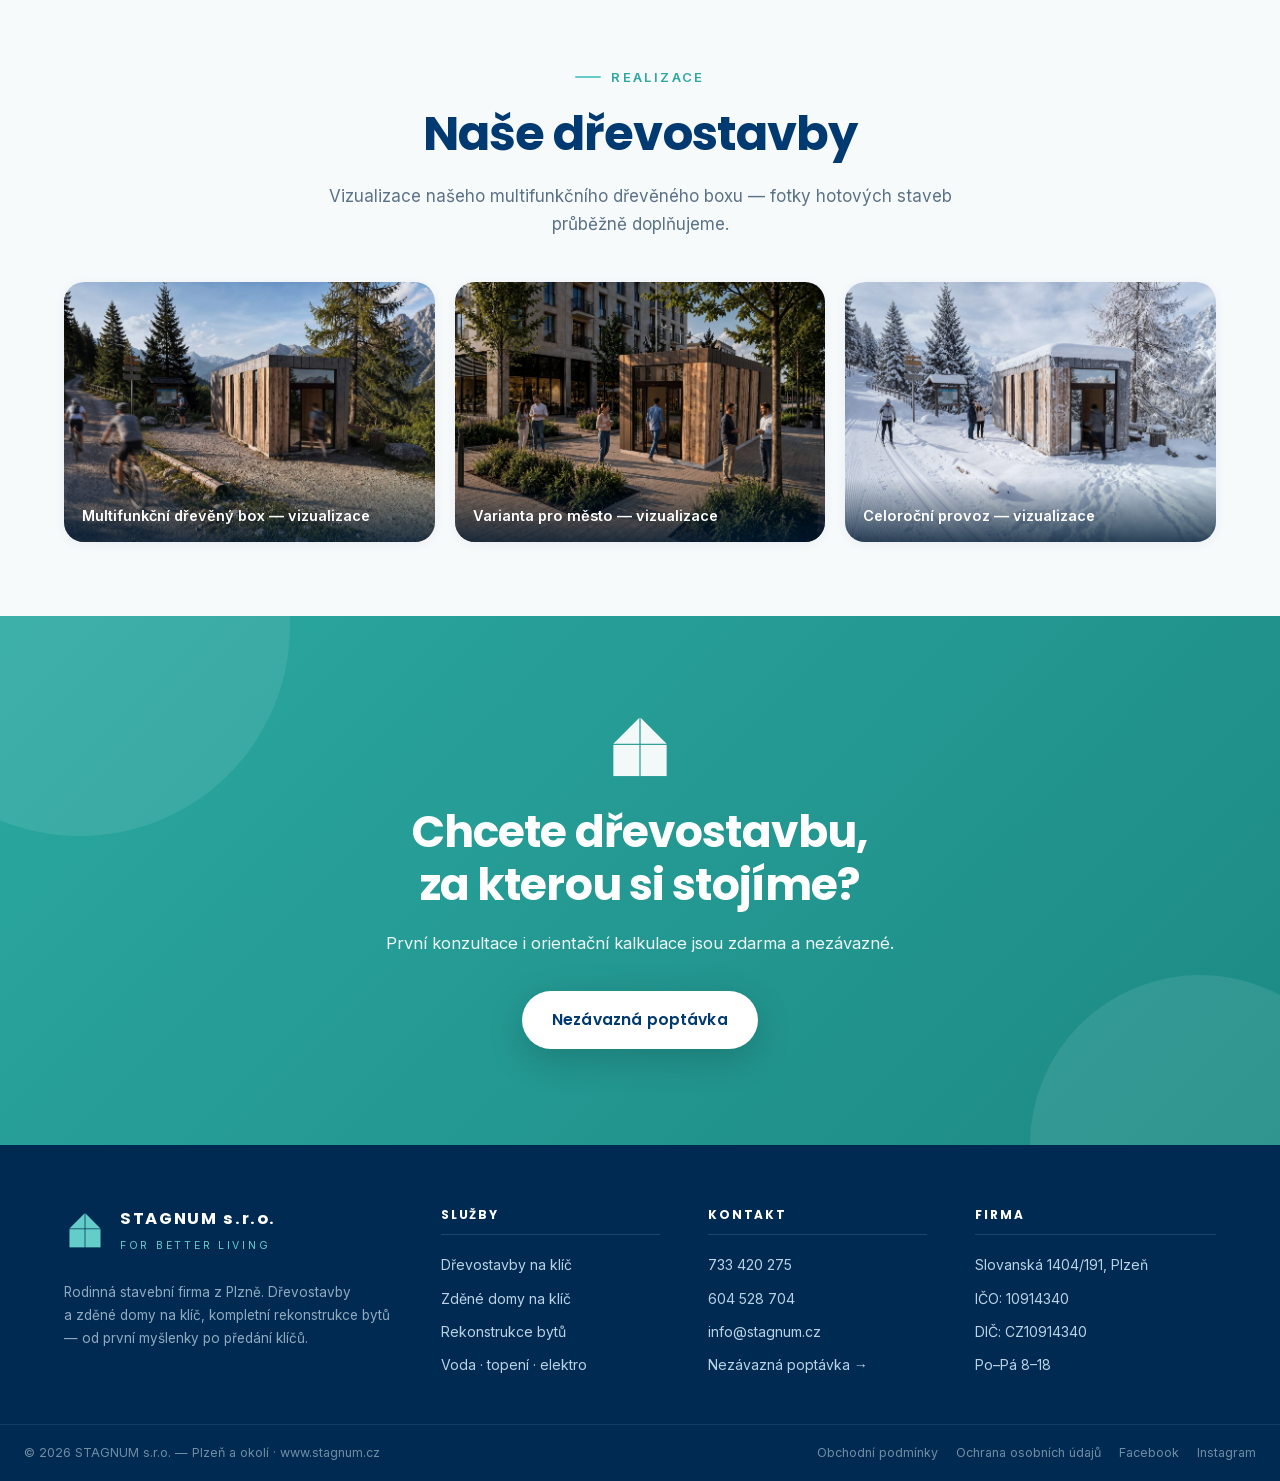
<file: stagnum-landing/drevostavby.html>
<!DOCTYPE html>
<html lang="cs">
<head>
  <meta charset="UTF-8">
  <meta name="viewport" content="width=device-width, initial-scale=1.0">
  <title>Dřevostavby na klíč Plzeň | STAGNUM</title>
  <meta name="description" content="Moderní dřevostavby na klíč na Plzeňsku. Zdravé bydlení, vynikající tepelná izolace, nízké náklady na provoz. Stavíme na míru, stojku po stojce.">
  <link rel="stylesheet" href="css/fonts.css">
  <link rel="stylesheet" href="css/style.css">
  <link rel="preload" as="image" href="media/viz/drevostavba.jpg">
</head>
<body data-page="drevostavby">

  <svg width="0" height="0" style="position:absolute" aria-hidden="true"><defs><g id="puzzleHouse">
    <path d="M101.7 16 L174 88 L101.7 88 Z" fill="currentColor"/>
    <rect x="26" y="91.5" width="72.3" height="86.5" fill="currentColor"/>
    <path d="M98.3 16 L98.3 88 L26 88 Z" fill="currentColor"/>
    <rect x="101.7" y="91.5" width="72.3" height="86.5" fill="currentColor"/>
  </g></defs></svg>

  <div data-layout="nav"></div>

  <main>
    <!-- HERO -->
    <section class="svc-hero svc-hero--split svc-hero--page">
      <img class="svc-hero__img" src="media/viz/drevostavba.jpg" alt="Moderní dřevostavba">
      <div class="svc-hero__overlay svc-hero__overlay--dark"></div>
      <div class="svc-hero__inner container">
        <p class="svc-hero__eyebrow">Dřevostavby na klíč · Plzeňsko</p>
        <h2 class="svc-hero__title">Přirozené bydlení.<br><span class="accent">Moderní život.</span></h2>
        <p class="svc-hero__sub">Stavíme moderní dřevostavby na míru — stojku po stojce, s důrazem na kvalitu, zdravé prostředí a nízké náklady na provoz. Žádné převozové polotovary.</p>
        <ul class="svc-hero__feats">
          <li><svg viewBox="0 0 24 24" fill="none" stroke="currentColor" stroke-width="1.7" stroke-linecap="round" stroke-linejoin="round"><path d="M11 20A7 7 0 0 1 9.8 6.1C15.5 5 17 4.48 19 2c1 2 2 4.18 2 8 0 5.5-4.78 10-10 10Z"/><path d="M2 21c0-3 1.85-5.36 5.08-6"/></svg>Ekologické a&nbsp;zdravé bydlení</li>
          <li><svg viewBox="0 0 24 24" fill="none" stroke="currentColor" stroke-width="1.7" stroke-linecap="round" stroke-linejoin="round"><path d="M14 4v10.54a4 4 0 1 1-4 0V4a2 2 0 0 1 4 0Z"/></svg>Vynikající tepelná izolace</li>
          <li><svg viewBox="0 0 24 24" fill="none" stroke="currentColor" stroke-width="1.7" stroke-linecap="round" stroke-linejoin="round"><path d="M13 2 3 14h9l-1 8 10-12h-9l1-8z"/></svg>Úspora energií</li>
        </ul>
        <div class="svc-hero__cta">
          <a href="kontakt.html" class="btn btn--primary">Nezávazná poptávka</a>
          <a href="#galerie" class="btn btn--ghost-light">Prohlédnout realizace</a>
        </div>
      </div>
    </section>

    <!-- BENEFIT POSTY (grafické bloky — použitelné i na sítě) -->
    <section class="section">
      <div class="container">
        <div class="section__head">
          <p class="section__eyebrow">Proč dřevostavba</p>
          <h2 class="section__title">Výhody, které<br><span class="accent">poznáte každý den</span></h2>
        </div>
        <div class="posts">
          <article class="post">
            <div class="post__media"><img src="media/viz/drevostavba.jpg" alt="Zdravé dřevěné bydlení" loading="lazy"><span class="post__badge">Zdravé bydlení</span></div>
            <div class="post__body">
              <h3>Zdravý domov z&nbsp;přírodního materiálu</h3>
              <p>Dřevo dýchá a&nbsp;vytváří příjemné vnitřní klima. Žádné škodliviny, žádný umělý pocit.</p>
              <ul class="post__list"><li>Přírodní materiály bez chemie</li><li>Difuzně otevřené skladby</li><li>Stabilní vlhkost a&nbsp;teplota</li></ul>
            </div>
          </article>
          <article class="post">
            <div class="post__media"><img src="media/viz/interier-po.jpg" alt="Teplý interiér dřevostavby" loading="lazy"></div>
            <div class="post__body">
              <h3>Teplo, které neutíká</h3>
              <p>Silná skladba stěny drží teplo v&nbsp;zimě a&nbsp;chládek v&nbsp;létě — účty za energie jdou výrazně dolů.</p>
              <ul class="post__list"><li>Nízkoenergetický standard</li><li>Úspora nákladů na provoz</li><li>Připraveno na tepelné čerpadlo</li></ul>
            </div>
          </article>
          <article class="post">
            <div class="post__media"><img src="media/real/domek-hory2.jpg" alt="Rychlá a přesná výstavba — vizualizace" loading="lazy"><span class="post__badge">Hotovo dřív</span></div>
            <div class="post__body">
              <h3>Postaveno rychle a&nbsp;přesně</h3>
              <p>Suchý proces a&nbsp;přesná příprava zkracují dobu stavby. Vy se nastěhujete dřív.</p>
              <ul class="post__list"><li>Kratší doba výstavby</li><li>Přesnost na milimetry</li><li>Méně nepořádku na stavbě</li></ul>
            </div>
          </article>
        </div>
      </div>
    </section>

    <!-- JAK TO FUNGUJE (3 kroky) -->
    <section class="section section--soft">
      <div class="container">
        <div class="section__head">
          <p class="section__eyebrow">Jak to probíhá</p>
          <h2 class="section__title">Od poptávky po klíče<br><span class="accent">ve třech krocích</span></h2>
        </div>
        <div class="howto">
          <div class="howto__step"><div class="howto__media"><img src="media/viz/navrh.jpg" alt="Konzultace a návrh" loading="lazy"><span class="howto__num">1</span></div><h3>Nezávazná poptávka</h3><p>Ozvete se, do 48&nbsp;h se vám ozveme a&nbsp;domluvíme schůzku zdarma.</p></div>
          <div class="howto__step"><div class="howto__media"><img src="media/viz/drevostavba.jpg" alt="Návrh a pevná cena" loading="lazy"><span class="howto__num">2</span></div><h3>Návrh a&nbsp;pevná cena</h3><p>Připravíme řešení a&nbsp;rozpočet bez hvězdiček. Cena platí před podpisem.</p></div>
          <div class="howto__step"><div class="howto__media"><img src="media/viz/realizace-drevo.jpg" alt="Stavba a předání" loading="lazy"><span class="howto__num">3</span></div><h3>Stavba a&nbsp;předání</h3><p>Postavíme v&nbsp;termínu, posíláme foto-reporty a&nbsp;předáme se zárukou.</p></div>
        </div>
      </div>
    </section>

    <!-- PILÍŘ (proces v akci — gif/video slot) -->
    <section class="section">
      <div class="container">
        <div class="pillar">
          <div class="pillar__media"><img src="media/viz/realizace-drevo.jpg" alt="Stavba dřevostavby" loading="lazy"></div>
          <div>
            <h2>Vidíte každý krok stavby</h2>
            <p>Ze stavby vám posíláme průběžné <strong>foto-reporty a&nbsp;videa</strong> — víte přesně, co se děje, i&nbsp;když zrovna nemůžete dorazit.</p>
            <p>Hotové dřevostavby si navíc můžete prohlédnout naživo. Věříme tomu, co stavíme.</p>
            <a href="kontakt.html" class="btn btn--primary">Domluvit prohlídku</a>
          </div>
        </div>
      </div>
    </section>

    <!-- RUČNÍ STAVBA -->
    <section class="stavime section section--soft">
      <div class="container">
        <div class="section__head">
          <p class="section__eyebrow">Stavba krok za krokem</p>
          <h2 class="section__title">Postavte si dům<br><span class="accent">krok za krokem</span></h2>
          <p class="section__lead">Klikněte na fázi (nebo šipky) — uvidíte přesně, jak dům vzniká.</p>
          <div class="build__toggle" id="buildVariant">
            <button class="is-active" type="button" data-mode="drevo">Na základové desce</button>
            <button type="button" data-mode="drevo-pasy">Suchá skladba · pasy</button>
          </div>
        </div>
        <div class="stavime__stage">
          <div class="stavime__viz">
            <div class="build2" data-build="drevo"><svg viewBox="0 0 480 360" id="buildSvg" aria-hidden="true"></svg></div>
            <div class="build2__ctrl">
              <button data-step="-1" aria-label="Krok zpět"><svg viewBox="0 0 24 24" fill="none" stroke="currentColor" stroke-width="2.4" stroke-linecap="round" stroke-linejoin="round"><path d="M15 18l-6-6 6-6"/></svg></button>
              <span id="buildStepLabel">8 / 8</span>
              <button data-step="1" aria-label="Krok vpřed"><svg viewBox="0 0 24 24" fill="none" stroke="currentColor" stroke-width="2.4" stroke-linecap="round" stroke-linejoin="round"><path d="M9 18l6-6-6-6"/></svg></button>
            </div>
          </div>
          <ol class="stavime__list" id="buildList"></ol>
        </div>
      </div>
    </section>

    <!-- SKLADBA — reálné řezy konstrukcí -->
    <section class="section" id="skladba">
      <div class="container">
        <div class="section__head">
          <p class="section__eyebrow">Z čeho je váš dům</p>
          <h2 class="section__title">Skladby našich<br><span class="accent">konstrukcí</span></h2>
          <p class="section__lead">Skutečné skladby, které používáme — s&nbsp;popisem každé vrstvy a&nbsp;tloušťkami. Žádná tajemství.</p>
        </div>
        <div class="rezy" data-rezy>
          <div class="build__toggle rezy__toggle">
            <button class="is-active" type="button" data-img="media/real/rez-zed-otevrena.jpg" data-cap="Obvodová stěna — difuzně otevřená. Stěna „dýchá", vlhkost prochází ven.">Stěna · otevřená</button>
            <button type="button" data-img="media/real/rez-zed-uzavrena.jpg" data-cap="Obvodová stěna — difuzně uzavřená. Parozábrana na teplé straně konstrukce.">Stěna · uzavřená</button>
            <button type="button" data-img="media/real/rez-podlaha-deska.jpg" data-cap="Skladba podlahy — na betonové desce.">Podlaha · deska</button>
            <button type="button" data-img="media/real/rez-podlaha-pasy.jpg" data-cap="Skladba podlahy — na betonových pasech.">Podlaha · pasy</button>
            <button type="button" data-img="media/real/rez-strecha-otevrena.jpg" data-cap="Střecha s přesahem — difuzně otevřená skladba.">Střecha · otevřená</button>
            <button type="button" data-img="media/real/rez-strecha-uzavrena.jpg" data-cap="Střecha s přesahem — difuzně uzavřená skladba.">Střecha · uzavřená</button>
          </div>
          <figure class="rezy__frame">
            <img id="rezyImg" src="media/real/rez-zed-otevrena.jpg" alt="Řez konstrukcí — skladba s popisem vrstev">
            <figcaption id="rezyCap">Obvodová stěna — difuzně otevřená. Stěna „dýchá", vlhkost prochází ven.</figcaption>
          </figure>
        </div>
      </div>
    </section>

    <!-- SROVNÁNÍ -->
    <section class="section section--soft">
      <div class="container">
        <div class="section__head">
          <p class="section__eyebrow">Proč my</p>
          <h2 class="section__title">STAGNUM vs.&nbsp;<span class="accent">běžná firma</span></h2>
        </div>
        <div class="compare">
          <div class="compare__row compare__head"><div>&nbsp;</div><div class="compare__us">STAGNUM</div><div>Běžná firma</div></div>
          <div class="compare__row"><div>Pevná cena písemně před podpisem</div><div class="compare__us yes">✓</div><div class="no">✗</div></div>
          <div class="compare__row"><div>Jednáte přímo s&nbsp;tím, kdo staví</div><div class="compare__us yes">✓</div><div class="no">✗</div></div>
          <div class="compare__row"><div>Stálý český tým řemeslníků</div><div class="compare__us yes">✓</div><div class="no">✗</div></div>
          <div class="compare__row"><div>Průběžné foto-reporty ze stavby</div><div class="compare__us yes">✓</div><div class="no">✗</div></div>
          <div class="compare__row"><div>Stavby k&nbsp;vidění naživo</div><div class="compare__us yes">✓</div><div class="no">✗</div></div>
          <div class="compare__row"><div>Pomoc s&nbsp;pozemkem a&nbsp;financováním</div><div class="compare__us yes">✓</div><div class="no">✗</div></div>
        </div>
      </div>
    </section>

    <!-- GALERIE -->
    <section class="gallery section" id="galerie">
      <div class="container">
        <div class="section__head">
          <p class="section__eyebrow">Realizace</p>
          <h2 class="section__title">Naše dřevostavby</h2>
          <p class="section__lead">Vizualizace našeho multifunkčního dřevěného boxu — fotky hotových staveb průběžně doplňujeme.</p>
        </div>
        <div class="gallery__grid">
          <figure class="gallery__item"><img src="media/real/domek-hory.jpg" alt="Multifunkční dřevěný box v horách" loading="lazy"><figcaption>Multifunkční dřevěný box — vizualizace</figcaption></figure>
          <figure class="gallery__item"><img src="media/real/domek-mesto.jpg" alt="Multifunkční dřevěný box ve městě" loading="lazy"><figcaption>Varianta pro město — vizualizace</figcaption></figure>
          <figure class="gallery__item"><img src="media/real/domek-zima.jpg" alt="Multifunkční dřevěný box v zimě" loading="lazy"><figcaption>Celoroční provoz — vizualizace</figcaption></figure>
        </div>
      </div>
    </section>

    <!-- CTA + ENDORSEMENT -->
    <section class="banner">
      <div class="container banner__inner">
        <svg viewBox="0 0 200 190" class="banner__house" aria-hidden="true"><use href="#puzzleHouse"></use></svg>
        <h2>Chcete dřevostavbu,<br>za kterou si stojíme?</h2>
        <p>První konzultace i&nbsp;orientační kalkulace jsou zdarma a&nbsp;nezávazné.</p>
        <a href="kontakt.html" class="btn btn--light">Nezávazná poptávka</a>
      </div>
    </section>
  </main>

  <div data-layout="footer"></div>

  <script src="js/vendor/gsap.min.js"></script>
  <script src="js/vendor/ScrollTrigger.min.js"></script>
  <script src="js/vendor/lenis.min.js"></script>
  <script src="js/iso-house.js"></script>
  <script src="js/wall.js"></script>
  <script src="js/layout.js"></script>
  <script src="js/main.js"></script>
</body>
</html>
</file>
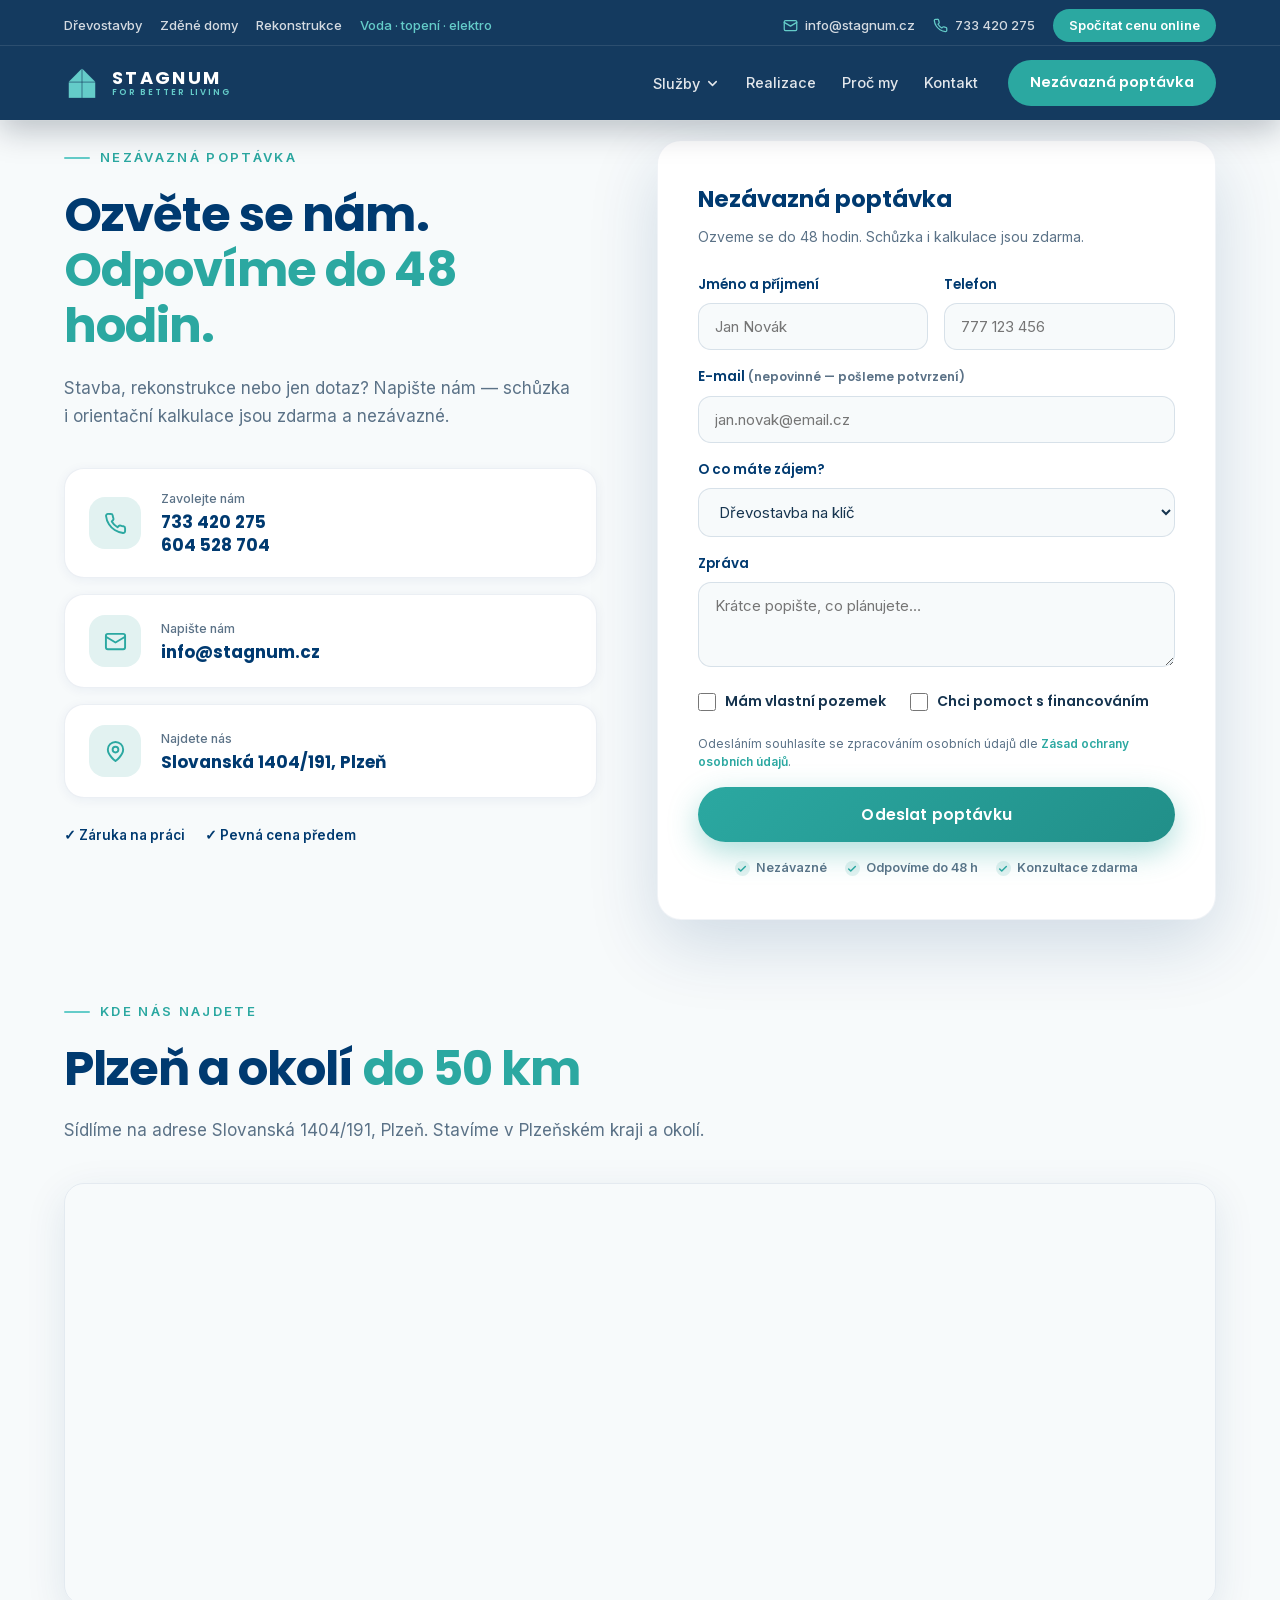
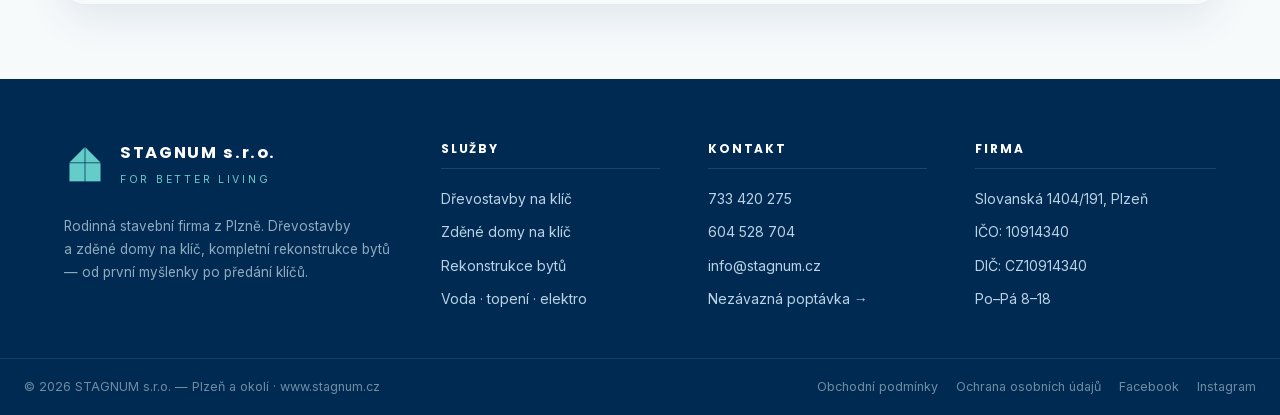
<file: stagnum-landing/kontakt.html>
<!DOCTYPE html>
<html lang="cs">
<head>
  <meta charset="UTF-8">
  <meta name="viewport" content="width=device-width, initial-scale=1.0">
  <title>Kontakt a nezávazná poptávka | STAGNUM</title>
  <meta name="description" content="Ozvěte se nám — nezávazná poptávka stavby nebo rekonstrukce. STAGNUM, Slovanská 1404/191, Plzeň. Odpovíme do 48 hodin.">
  <meta name="robots" content="noindex">
  <link rel="stylesheet" href="css/fonts.css">
  <link rel="stylesheet" href="css/style.css">
</head>
<body data-page="kontakt">

  <svg width="0" height="0" style="position:absolute" aria-hidden="true"><defs><g id="puzzleHouse">
    <path d="M101.7 16 L174 88 L101.7 88 Z" fill="currentColor"/>
    <rect x="26" y="91.5" width="72.3" height="86.5" fill="currentColor"/>
    <path d="M98.3 16 L98.3 88 L26 88 Z" fill="currentColor"/>
    <rect x="101.7" y="91.5" width="72.3" height="86.5" fill="currentColor"/>
  </g></defs></svg>

  <div data-layout="nav"></div>

  <main>
    <section class="contact section contact--page" id="kontakt">
      <div class="container">
        <div class="contact__grid">
          <div class="contact__info">
            <p class="section__eyebrow">Nezávazná poptávka</p>
            <h1 class="section__title">Ozvěte se nám.<br><span class="accent">Odpovíme do 48 hodin.</span></h1>
            <p class="section__lead">Stavba, rekonstrukce nebo jen dotaz? Napište nám — schůzka i&nbsp;orientační kalkulace jsou zdarma a&nbsp;nezávazné.</p>
            <div class="contact__items">
              <a href="tel:+420733420275" class="contact-item"><div class="contact-item__icon"><svg viewBox="0 0 24 24" fill="none" stroke="currentColor" stroke-width="2" stroke-linecap="round" stroke-linejoin="round"><path d="M22 16.92v3a2 2 0 0 1-2.18 2 19.79 19.79 0 0 1-8.63-3.07 19.5 19.5 0 0 1-6-6 19.79 19.79 0 0 1-3.07-8.67A2 2 0 0 1 4.11 2h3a2 2 0 0 1 2 1.72 12.84 12.84 0 0 0 .7 2.81 2 2 0 0 1-.45 2.11L8.09 9.91a16 16 0 0 0 6 6l1.27-1.27a2 2 0 0 1 2.11-.45 12.84 12.84 0 0 0 2.81.7A2 2 0 0 1 22 16.92z"/></svg></div><div><small>Zavolejte nám</small><strong>733 420 275</strong><strong>604 528 704</strong></div></a>
            <a href="mailto:info@stagnum.cz" class="contact-item"><div class="contact-item__icon"><svg viewBox="0 0 24 24" fill="none" stroke="currentColor" stroke-width="2" stroke-linecap="round" stroke-linejoin="round"><rect x="2" y="4" width="20" height="16" rx="2"/><path d="m22 7-10 6L2 7"/></svg></div><div><small>Napište nám</small><strong>info@stagnum.cz</strong></div></a>
              <div class="contact-item"><div class="contact-item__icon"><svg viewBox="0 0 24 24" fill="none" stroke="currentColor" stroke-width="2" stroke-linecap="round" stroke-linejoin="round"><path d="M20 10c0 6-8 12-8 12s-8-6-8-12a8 8 0 0 1 16 0Z"/><circle cx="12" cy="10" r="3"/></svg></div><div><small>Najdete nás</small><strong>Slovanská 1404/191, Plzeň</strong></div></div>
            </div>
            <div class="trust-badges">
              <span>✓ Záruka na práci</span>
              <span>✓ Pevná cena předem</span>
            </div>
          </div>

          <form class="contact__form" id="contactForm">
            <h3>Nezávazná poptávka</h3>
            <p class="contact__form-note">Ozveme se do 48 hodin. Schůzka i&nbsp;kalkulace jsou zdarma.</p>
            <div class="form-row">
              <label>Jméno a&nbsp;příjmení<input type="text" name="name" placeholder="Jan Novák" required></label>
              <label>Telefon<input type="tel" name="phone" placeholder="777 123 456" required></label>
            </div>
            <label>E-mail <span class="form-opt">(nepovinné — pošleme potvrzení)</span><input type="email" name="email" placeholder="jan.novak@email.cz"></label>
            <input type="text" name="website" tabindex="-1" autocomplete="off" aria-hidden="true" style="position:absolute;left:-9999px;height:0;width:0;opacity:0">
            <label>O co máte zájem?
              <select name="service">
                <option>Dřevostavba na klíč</option>
                <option>Zděný dům na klíč</option>
                <option>Rekonstrukce bytu</option>
                <option>Voda / topení / elektro</option>
                <option>Nevím přesně — poraďte mi</option>
              </select>
            </label>
            <label>Zpráva<textarea name="message" rows="3" placeholder="Krátce popište, co plánujete…"></textarea></label>
            <div class="form-checks">
              <label class="check"><input type="checkbox" name="plot"><span>Mám vlastní pozemek</span></label>
              <label class="check"><input type="checkbox" name="finance"><span>Chci pomoct s&nbsp;financováním</span></label>
            </div>
            <p class="form-consent">Odesláním souhlasíte se zpracováním osobních údajů dle <a href="ochrana-osobnich-udaju.html" target="_blank" rel="noopener">Zásad ochrany osobních údajů</a>.</p>
            <button type="submit" class="btn btn--primary btn--full">Odeslat poptávku</button>
            <ul class="form-trust"><li>Nezávazné</li><li>Odpovíme do 48&nbsp;h</li><li>Konzultace zdarma</li></ul>
          </form>
        </div>
      </div>
    </section>

    <!-- MAPA -->
    <section class="mapsec">
      <div class="container">
        <div class="section__head section__head--left">
          <p class="section__eyebrow">Kde nás najdete</p>
          <h2 class="section__title">Plzeň a&nbsp;okolí <span class="accent">do 50&nbsp;km</span></h2>
          <p class="section__lead">Sídlíme na adrese Slovanská 1404/191, Plzeň. Stavíme v&nbsp;Plzeňském kraji a&nbsp;okolí.</p>
        </div>
        <div class="mapsec__frame">
          <iframe title="Mapa — STAGNUM Plzeň" src="https://maps.google.com/maps?q=Slovansk%C3%A1%201404%2F191%20Plze%C5%88&z=14&output=embed" loading="lazy" referrerpolicy="no-referrer-when-downgrade"></iframe>
        </div>
      </div>
    </section>
  </main>

  <div data-layout="footer"></div>

  <script src="js/vendor/gsap.min.js"></script>
  <script src="js/vendor/ScrollTrigger.min.js"></script>
  <script src="js/vendor/lenis.min.js"></script>
  <script src="js/iso-house.js"></script>
  <script src="js/wall.js"></script>
  <script src="js/layout.js"></script>
  <script src="js/main.js"></script>
</body>
</html>
</file>
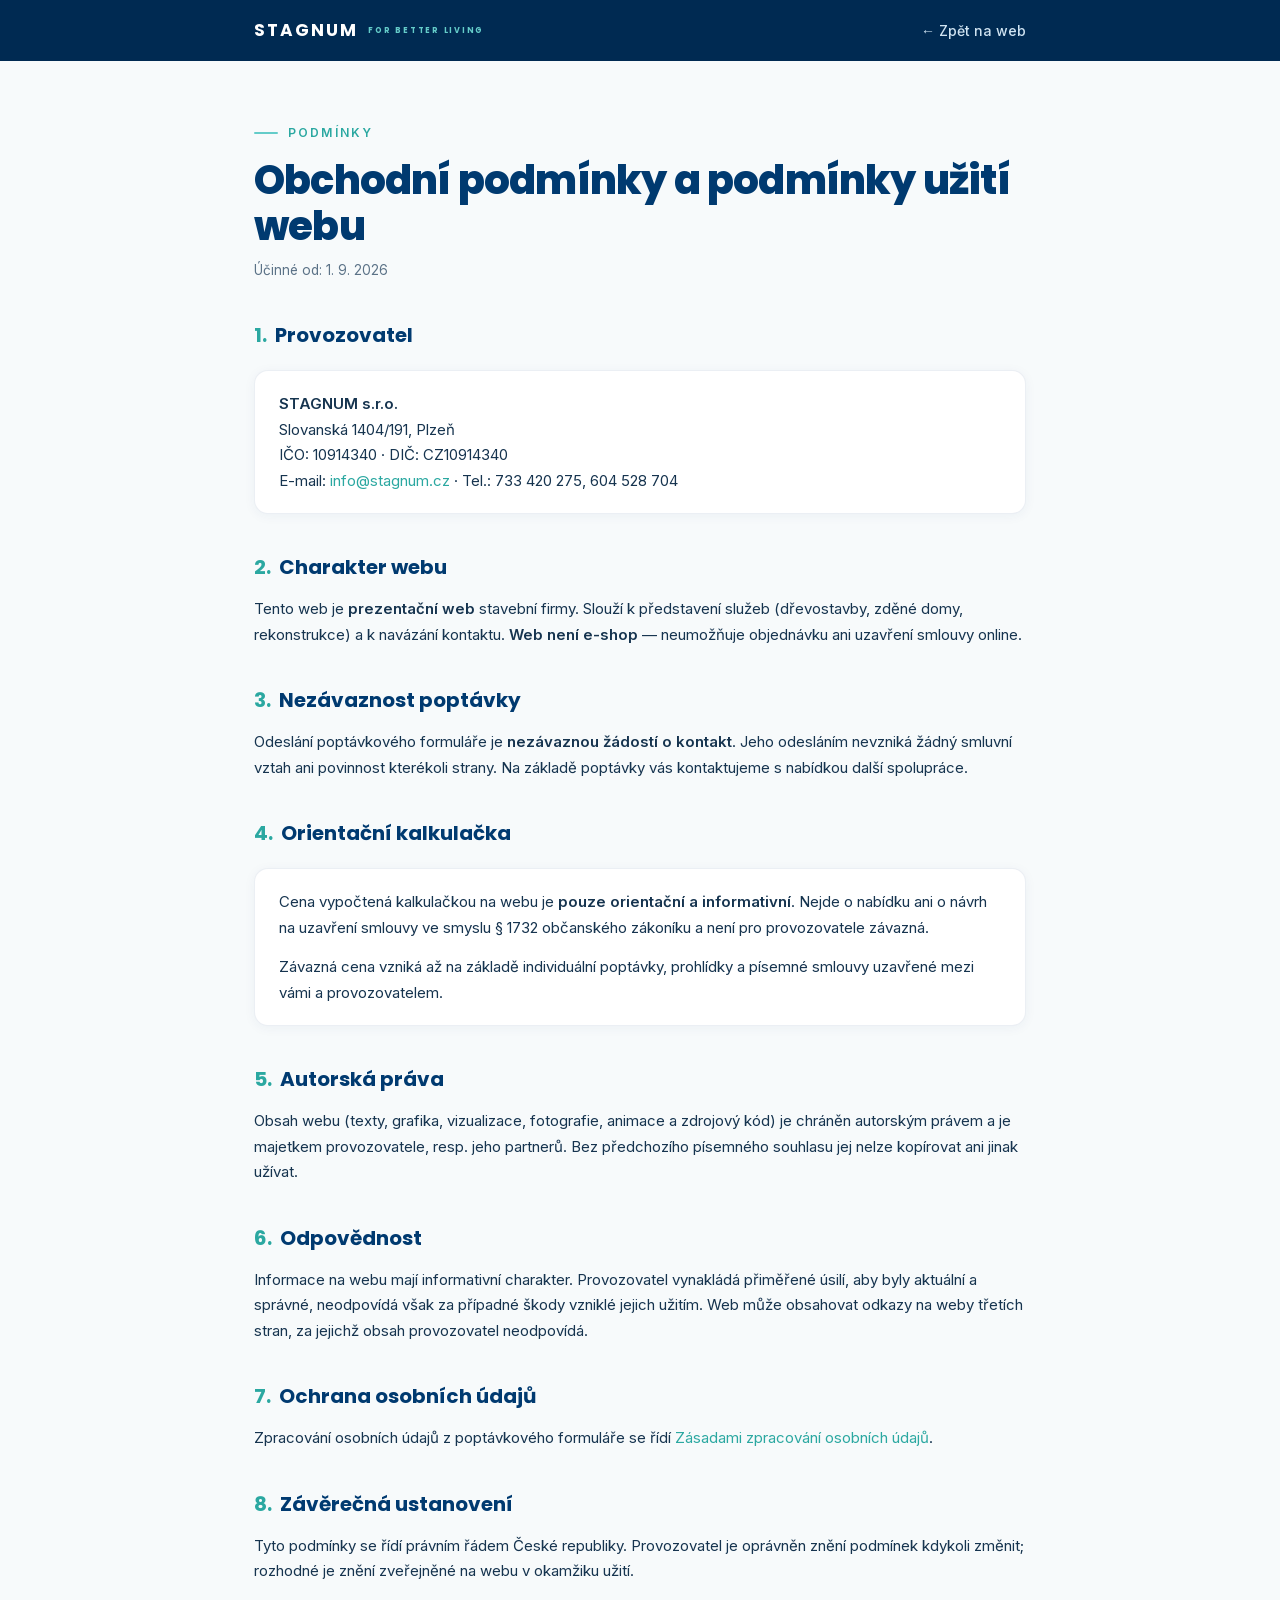
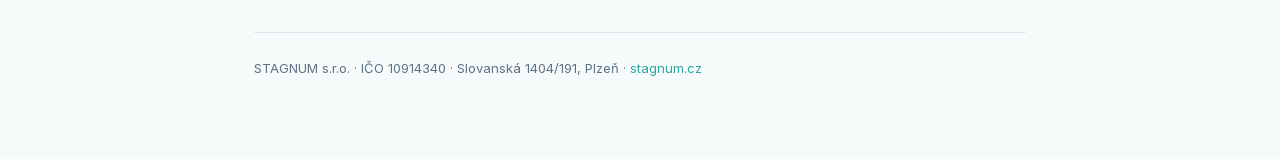
<file: stagnum-landing/obchodni-podminky.html>
<!DOCTYPE html>
<html lang="cs">
<head>
  <meta charset="UTF-8">
  <meta name="viewport" content="width=device-width, initial-scale=1.0">
  <title>Obchodní podmínky a podmínky užití | STAGNUM</title>
  <meta name="robots" content="noindex">
  <link rel="stylesheet" href="css/fonts.css">
  <link rel="stylesheet" href="css/legal.css">
</head>
<body>
  <nav class="legal-nav">
    <div class="wrap">
      <a href="index.html" class="legal-brand">STAGNUM<small>for better living</small></a>
      <a href="index.html" class="legal-back">← Zpět na web</a>
    </div>
  </nav>

  <main class="legal-wrap">
    <p class="legal-kicker">Podmínky</p>
    <h1>Obchodní podmínky a&nbsp;podmínky užití webu</h1>
    <p class="legal-date">Účinné od: 1. 9. 2026</p>

    <h2><span class="n">1.</span>Provozovatel</h2>
    <div class="legal-card">
      <p><strong>STAGNUM s.r.o.</strong><br>
      Slovanská 1404/191, Plzeň<br>
      IČO: 10914340 · DIČ: CZ10914340<br>
      E-mail: <a href="mailto:info@stagnum.cz">info@stagnum.cz</a> · Tel.: 733 420 275, 604 528 704</p>
    </div>

    <h2><span class="n">2.</span>Charakter webu</h2>
    <p>Tento web je <strong>prezentační web</strong> stavební firmy. Slouží k představení služeb (dřevostavby, zděné domy, rekonstrukce) a k navázání kontaktu. <strong>Web není e-shop</strong> — neumožňuje objednávku ani uzavření smlouvy online.</p>

    <h2><span class="n">3.</span>Nezávaznost poptávky</h2>
    <p>Odeslání poptávkového formuláře je <strong>nezávaznou žádostí o kontakt</strong>. Jeho odesláním nevzniká žádný smluvní vztah ani povinnost kterékoli strany. Na základě poptávky vás kontaktujeme s nabídkou další spolupráce.</p>

    <h2><span class="n">4.</span>Orientační kalkulačka</h2>
    <div class="legal-card">
      <p>Cena vypočtená kalkulačkou na webu je <strong>pouze orientační a informativní</strong>. Nejde o nabídku ani o návrh na uzavření smlouvy ve smyslu § 1732 občanského zákoníku a není pro provozovatele závazná.</p>
      <p>Závazná cena vzniká až na základě individuální poptávky, prohlídky a písemné smlouvy uzavřené mezi vámi a provozovatelem.</p>
    </div>

    <h2><span class="n">5.</span>Autorská práva</h2>
    <p>Obsah webu (texty, grafika, vizualizace, fotografie, animace a zdrojový kód) je chráněn autorským právem a je majetkem provozovatele, resp. jeho partnerů. Bez předchozího písemného souhlasu jej nelze kopírovat ani jinak užívat.</p>

    <h2><span class="n">6.</span>Odpovědnost</h2>
    <p>Informace na webu mají informativní charakter. Provozovatel vynakládá přiměřené úsilí, aby byly aktuální a správné, neodpovídá však za případné škody vzniklé jejich užitím. Web může obsahovat odkazy na weby třetích stran, za jejichž obsah provozovatel neodpovídá.</p>

    <h2><span class="n">7.</span>Ochrana osobních údajů</h2>
    <p>Zpracování osobních údajů z poptávkového formuláře se řídí <a href="ochrana-osobnich-udaju.html">Zásadami zpracování osobních údajů</a>.</p>

    <h2><span class="n">8.</span>Závěrečná ustanovení</h2>
    <p>Tyto podmínky se řídí právním řádem České republiky. Provozovatel je oprávněn znění podmínek kdykoli změnit; rozhodné je znění zveřejněné na webu v okamžiku užití.</p>

    <div class="legal-foot">
      STAGNUM s.r.o. · IČO 10914340 · Slovanská 1404/191, Plzeň · <a href="index.html">stagnum.cz</a>
    </div>
  </main>
</body>
</html>
</file>
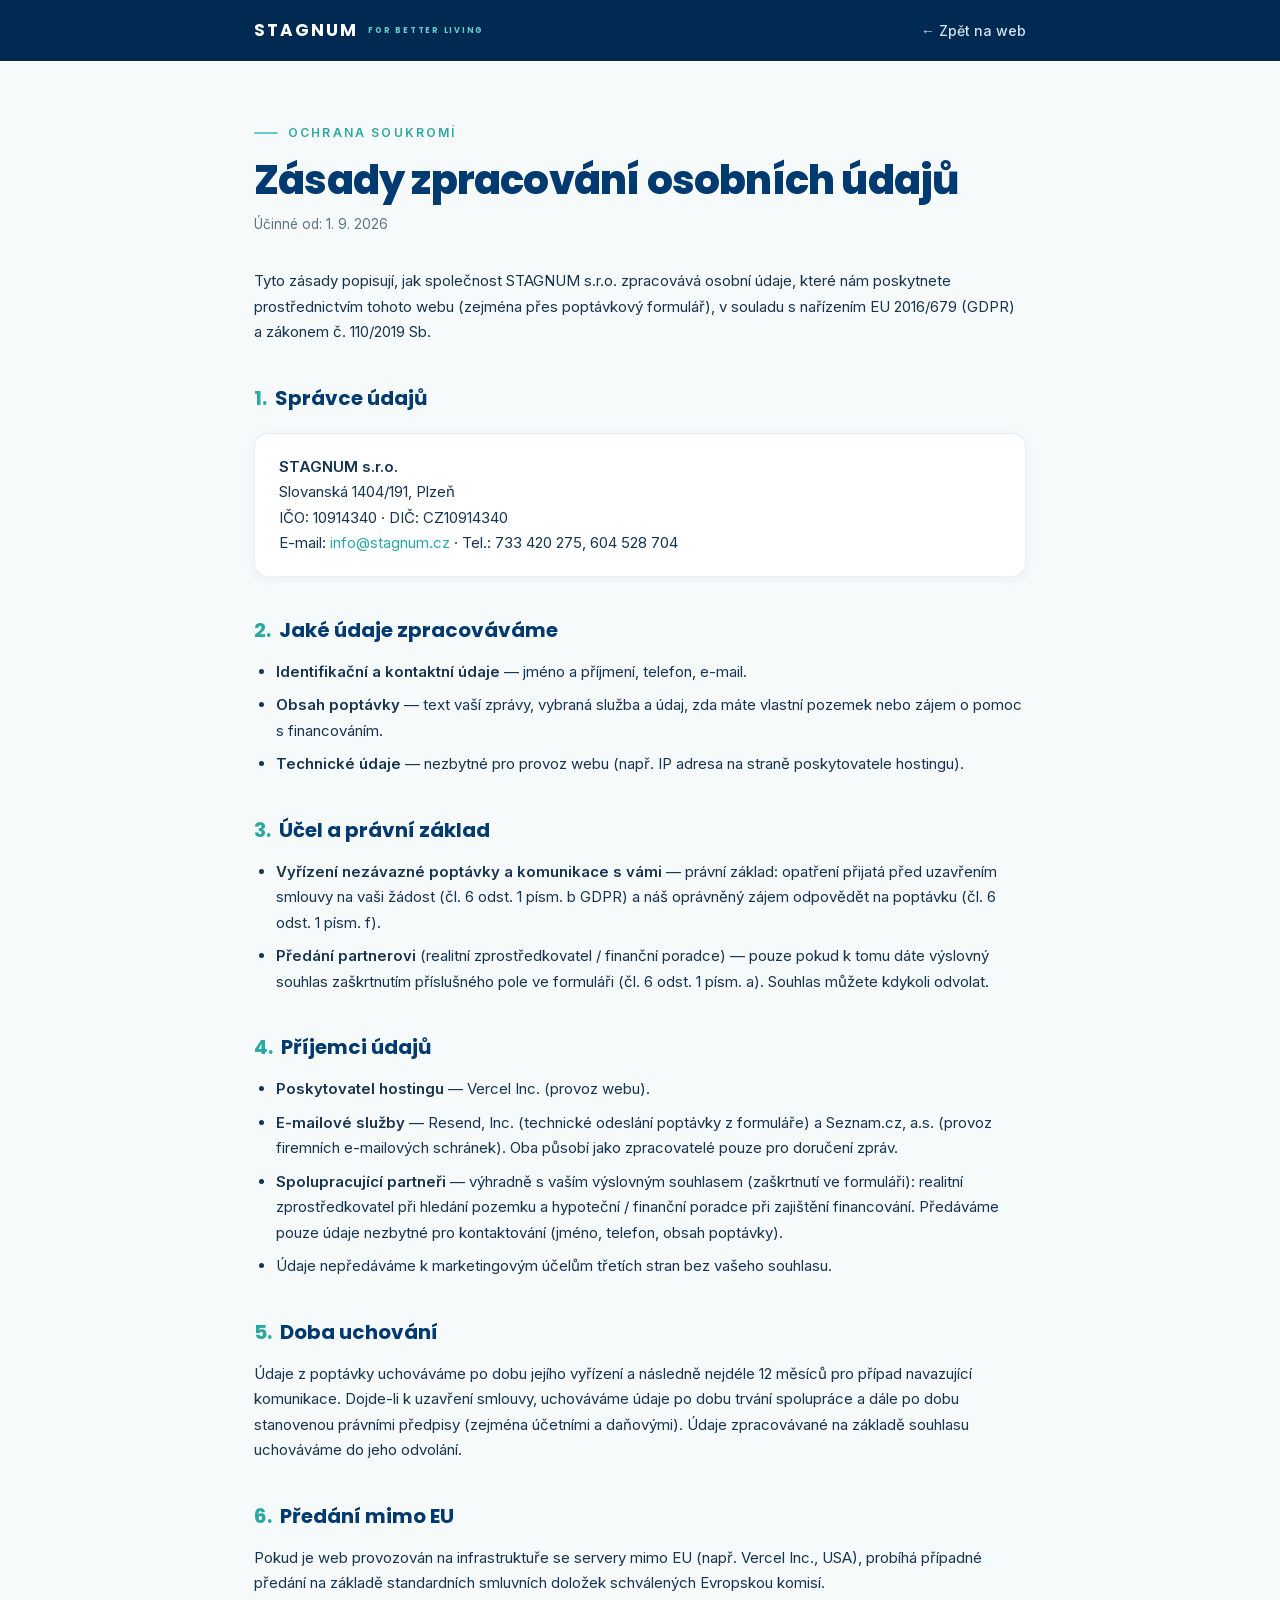
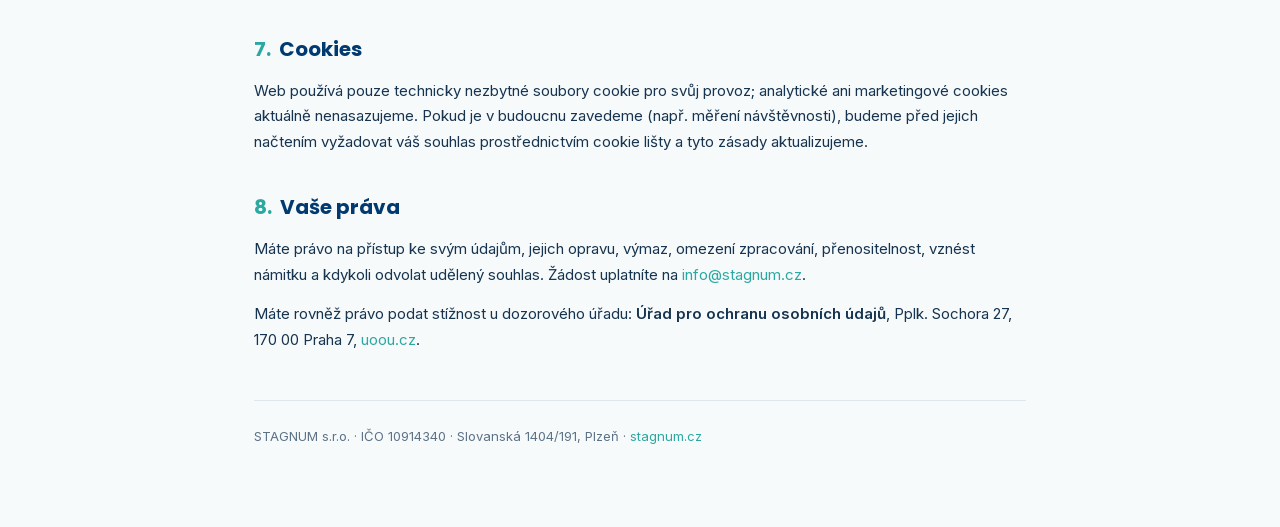
<file: stagnum-landing/ochrana-osobnich-udaju.html>
<!DOCTYPE html>
<html lang="cs">
<head>
  <meta charset="UTF-8">
  <meta name="viewport" content="width=device-width, initial-scale=1.0">
  <title>Ochrana osobních údajů | STAGNUM</title>
  <meta name="robots" content="noindex">
  <link rel="stylesheet" href="css/fonts.css">
  <link rel="stylesheet" href="css/legal.css">
</head>
<body>
  <nav class="legal-nav">
    <div class="wrap">
      <a href="index.html" class="legal-brand">STAGNUM<small>for better living</small></a>
      <a href="index.html" class="legal-back">← Zpět na web</a>
    </div>
  </nav>

  <main class="legal-wrap">
    <p class="legal-kicker">Ochrana soukromí</p>
    <h1>Zásady zpracování osobních údajů</h1>
    <p class="legal-date">Účinné od: 1. 9. 2026</p>

    <p>Tyto zásady popisují, jak společnost STAGNUM s.r.o. zpracovává osobní údaje, které nám poskytnete prostřednictvím tohoto webu (zejména přes poptávkový formulář), v souladu s nařízením EU 2016/679 (GDPR) a zákonem č. 110/2019 Sb.</p>

    <h2><span class="n">1.</span>Správce údajů</h2>
    <div class="legal-card">
      <p><strong>STAGNUM s.r.o.</strong><br>
      Slovanská 1404/191, Plzeň<br>
      IČO: 10914340 · DIČ: CZ10914340<br>
      E-mail: <a href="mailto:info@stagnum.cz">info@stagnum.cz</a> · Tel.: 733 420 275, 604 528 704</p>
    </div>

    <h2><span class="n">2.</span>Jaké údaje zpracováváme</h2>
    <ul>
      <li><strong>Identifikační a kontaktní údaje</strong> — jméno a příjmení, telefon, e-mail.</li>
      <li><strong>Obsah poptávky</strong> — text vaší zprávy, vybraná služba a údaj, zda máte vlastní pozemek nebo zájem o pomoc s financováním.</li>
      <li><strong>Technické údaje</strong> — nezbytné pro provoz webu (např. IP adresa na straně poskytovatele hostingu).</li>
    </ul>

    <h2><span class="n">3.</span>Účel a právní základ</h2>
    <ul>
      <li><strong>Vyřízení nezávazné poptávky a komunikace s vámi</strong> — právní základ: opatření přijatá před uzavřením smlouvy na vaši žádost (čl. 6 odst. 1 písm. b GDPR) a náš oprávněný zájem odpovědět na poptávku (čl. 6 odst. 1 písm. f).</li>
      <li><strong>Předání partnerovi</strong> (realitní zprostředkovatel / finanční poradce) — pouze pokud k tomu dáte výslovný souhlas zaškrtnutím příslušného pole ve formuláři (čl. 6 odst. 1 písm. a). Souhlas můžete kdykoli odvolat.</li>
    </ul>

    <h2><span class="n">4.</span>Příjemci údajů</h2>
    <ul>
      <li><strong>Poskytovatel hostingu</strong> — Vercel Inc. (provoz webu).</li>
      <li><strong>E-mailové služby</strong> — Resend, Inc. (technické odeslání poptávky z formuláře) a Seznam.cz, a.s. (provoz firemních e-mailových schránek). Oba působí jako zpracovatelé pouze pro doručení zpráv.</li>
      <li><strong>Spolupracující partneři</strong> — výhradně s vaším výslovným souhlasem (zaškrtnutí ve formuláři): realitní zprostředkovatel při hledání pozemku a hypoteční / finanční poradce při zajištění financování. Předáváme pouze údaje nezbytné pro kontaktování (jméno, telefon, obsah poptávky).</li>
      <li>Údaje nepředáváme k marketingovým účelům třetích stran bez vašeho souhlasu.</li>
    </ul>

    <h2><span class="n">5.</span>Doba uchování</h2>
    <p>Údaje z poptávky uchováváme po dobu jejího vyřízení a následně nejdéle 12 měsíců pro případ navazující komunikace. Dojde-li k uzavření smlouvy, uchováváme údaje po dobu trvání spolupráce a dále po dobu stanovenou právními předpisy (zejména účetními a daňovými). Údaje zpracovávané na základě souhlasu uchováváme do jeho odvolání.</p>

    <h2><span class="n">6.</span>Předání mimo EU</h2>
    <p>Pokud je web provozován na infrastruktuře se servery mimo EU (např. Vercel Inc., USA), probíhá případné předání na základě standardních smluvních doložek schválených Evropskou komisí.</p>

    <h2><span class="n">7.</span>Cookies</h2>
    <p>Web používá pouze technicky nezbytné soubory cookie pro svůj provoz; analytické ani marketingové cookies aktuálně nenasazujeme. Pokud je v budoucnu zavedeme (např. měření návštěvnosti), budeme před jejich načtením vyžadovat váš souhlas prostřednictvím cookie lišty a tyto zásady aktualizujeme.</p>

    <h2><span class="n">8.</span>Vaše práva</h2>
    <p>Máte právo na přístup ke svým údajům, jejich opravu, výmaz, omezení zpracování, přenositelnost, vznést námitku a kdykoli odvolat udělený souhlas. Žádost uplatníte na <a href="mailto:info@stagnum.cz">info@stagnum.cz</a>.</p>
    <p>Máte rovněž právo podat stížnost u dozorového úřadu: <strong>Úřad pro ochranu osobních údajů</strong>, Pplk. Sochora 27, 170 00 Praha 7, <a href="https://www.uoou.cz" target="_blank" rel="noopener">uoou.cz</a>.</p>

    <div class="legal-foot">
      STAGNUM s.r.o. · IČO 10914340 · Slovanská 1404/191, Plzeň · <a href="index.html">stagnum.cz</a>
    </div>
  </main>
</body>
</html>
</file>
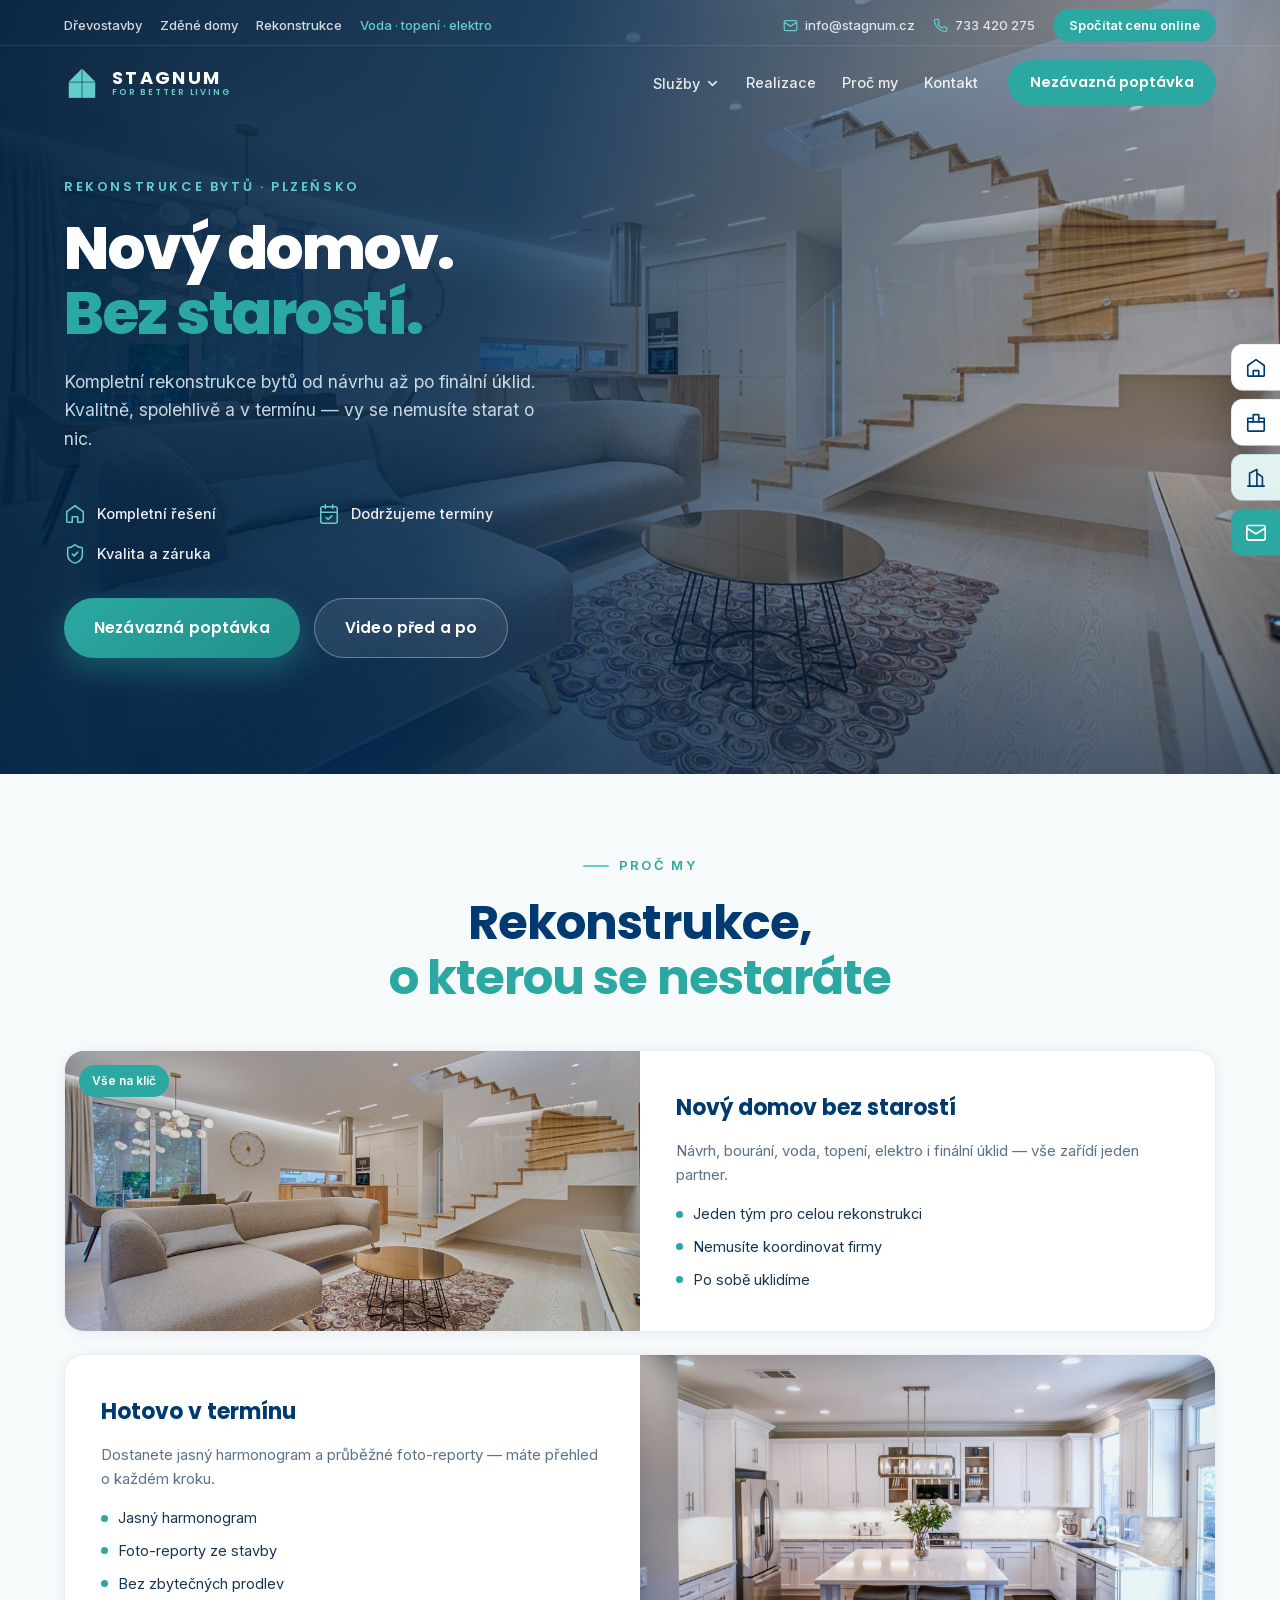
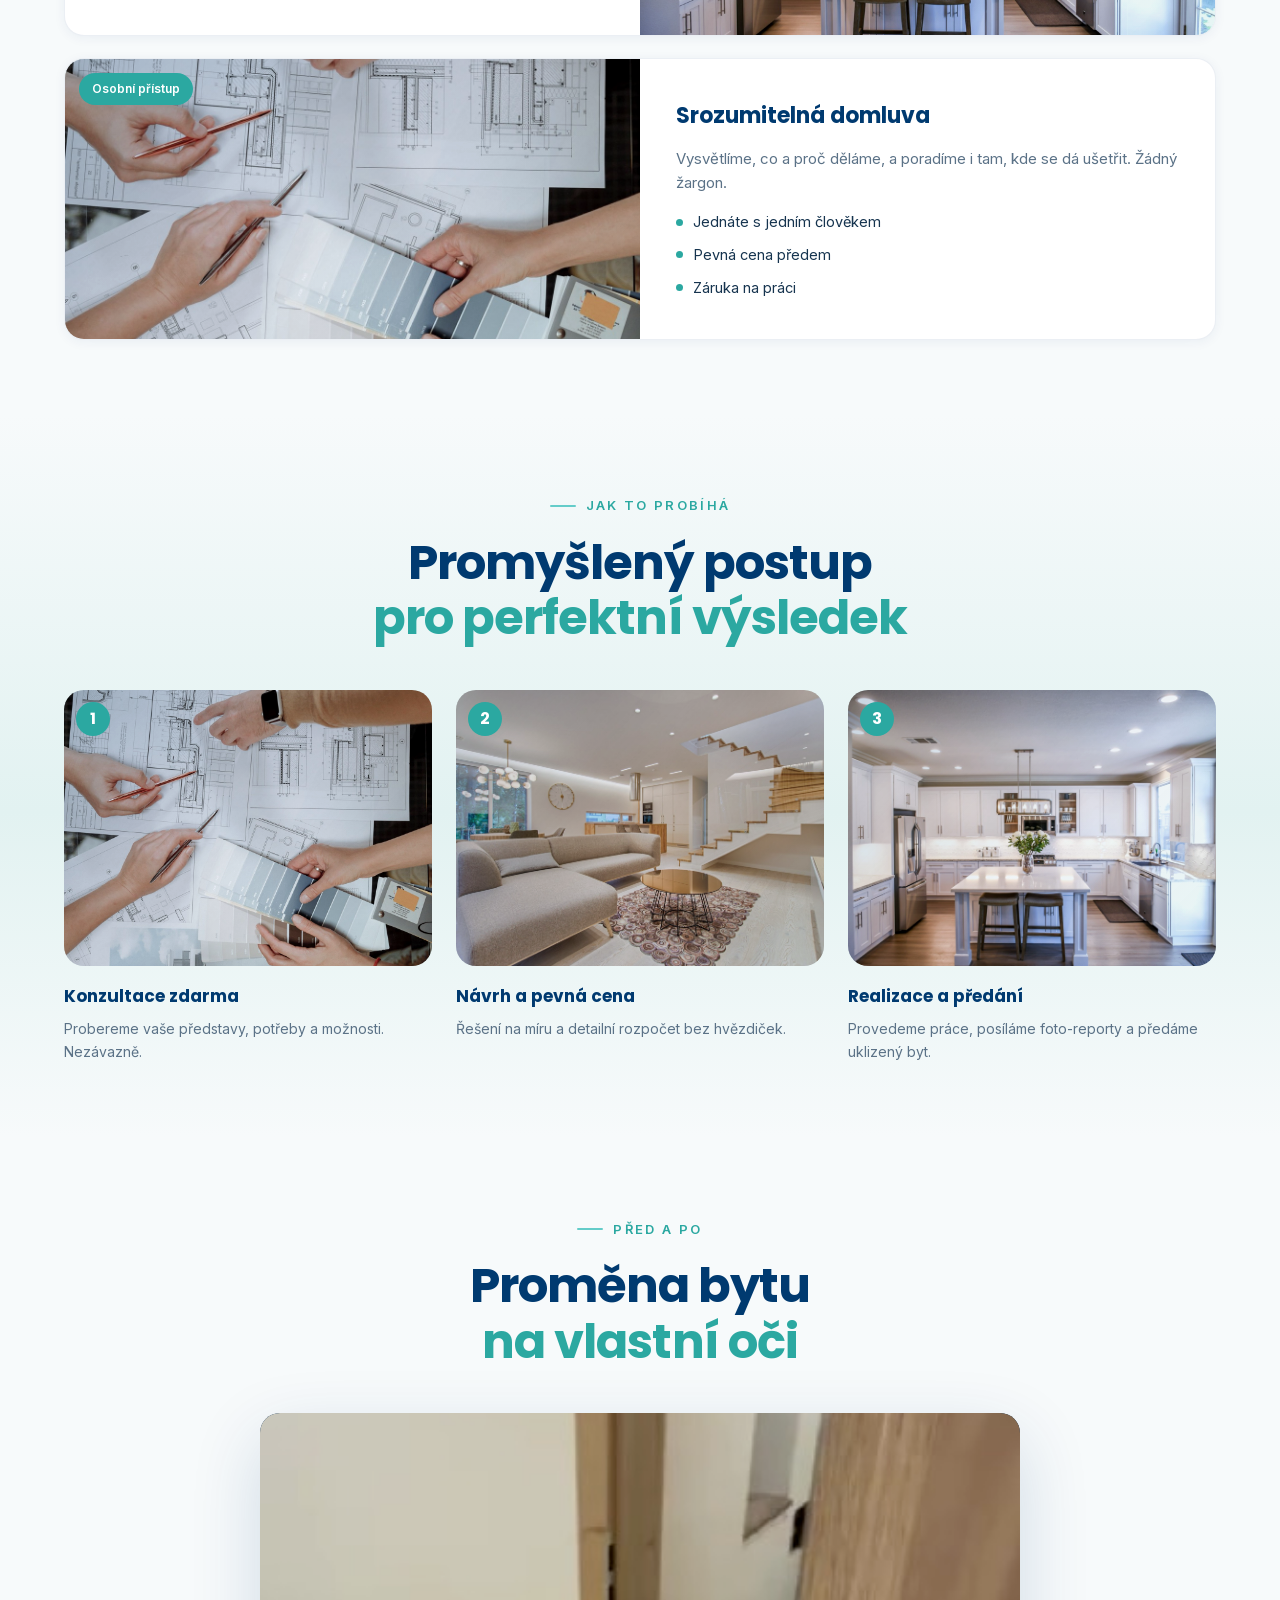
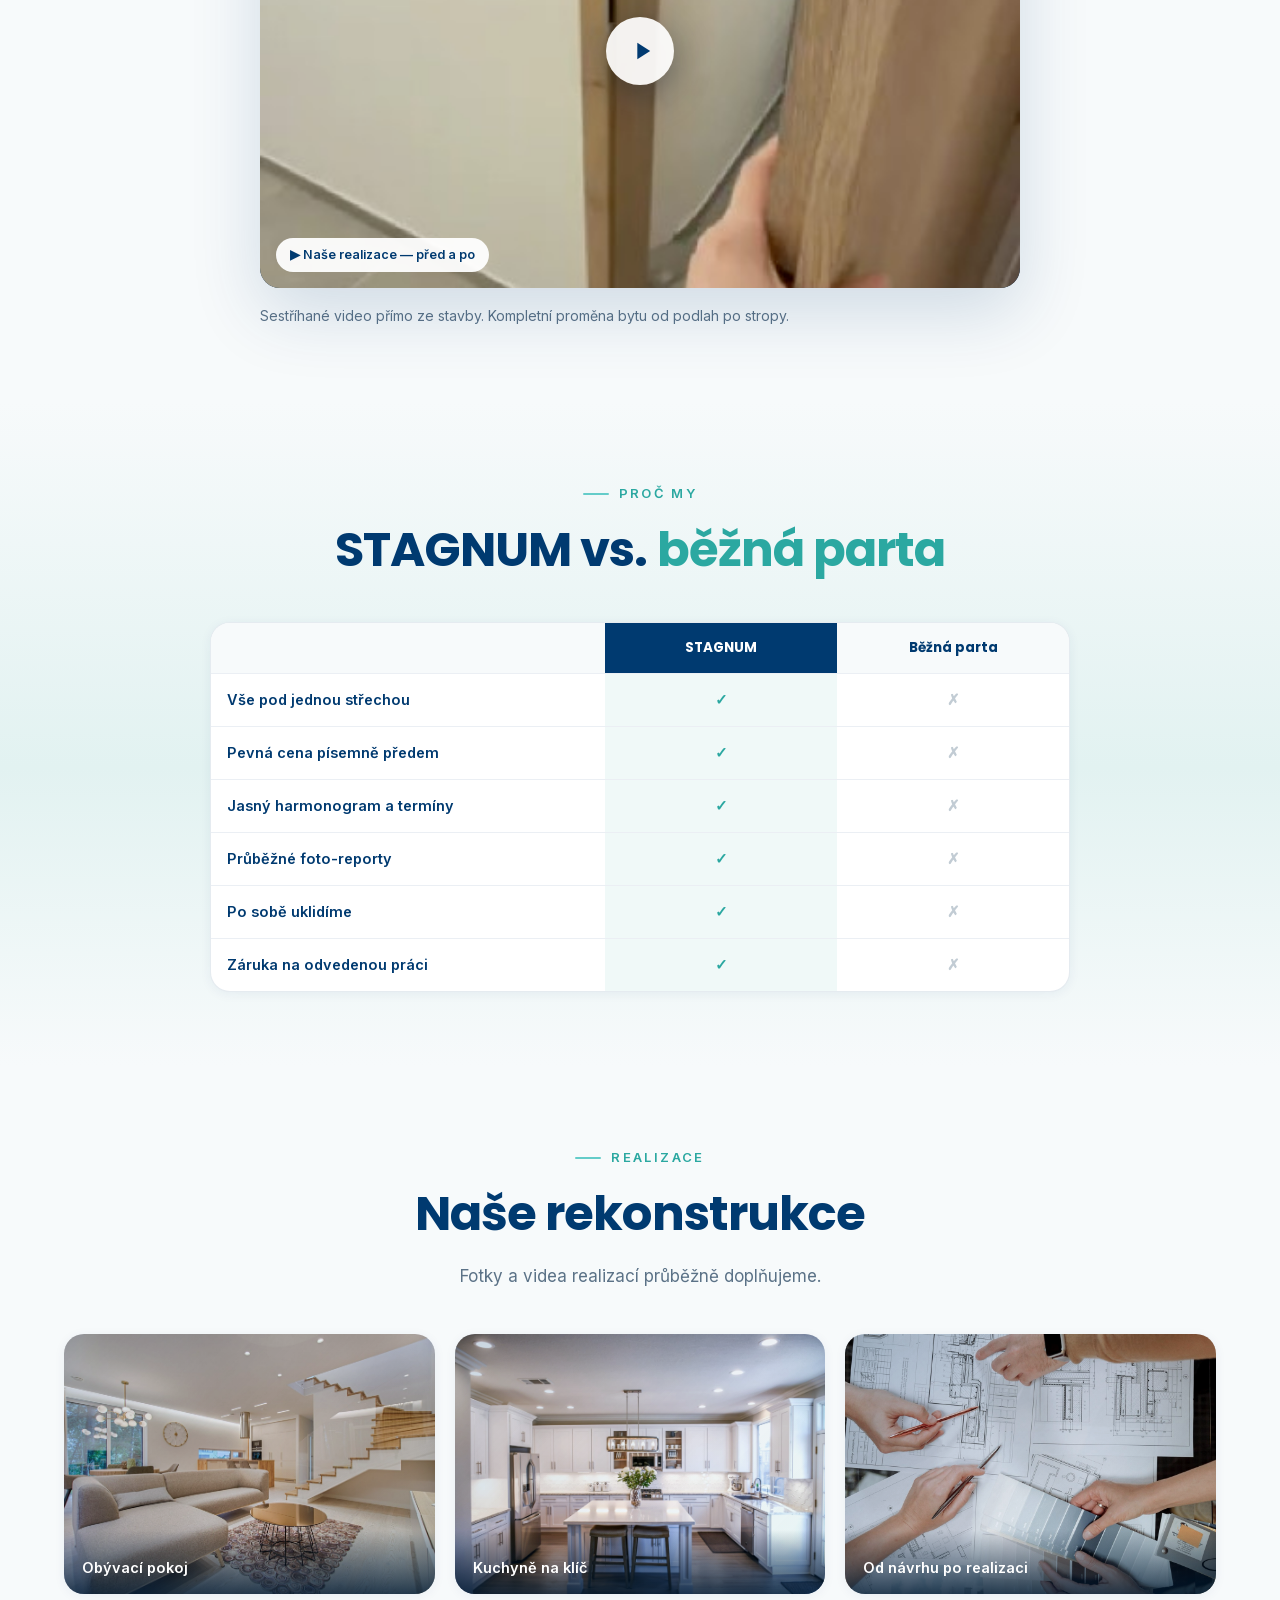
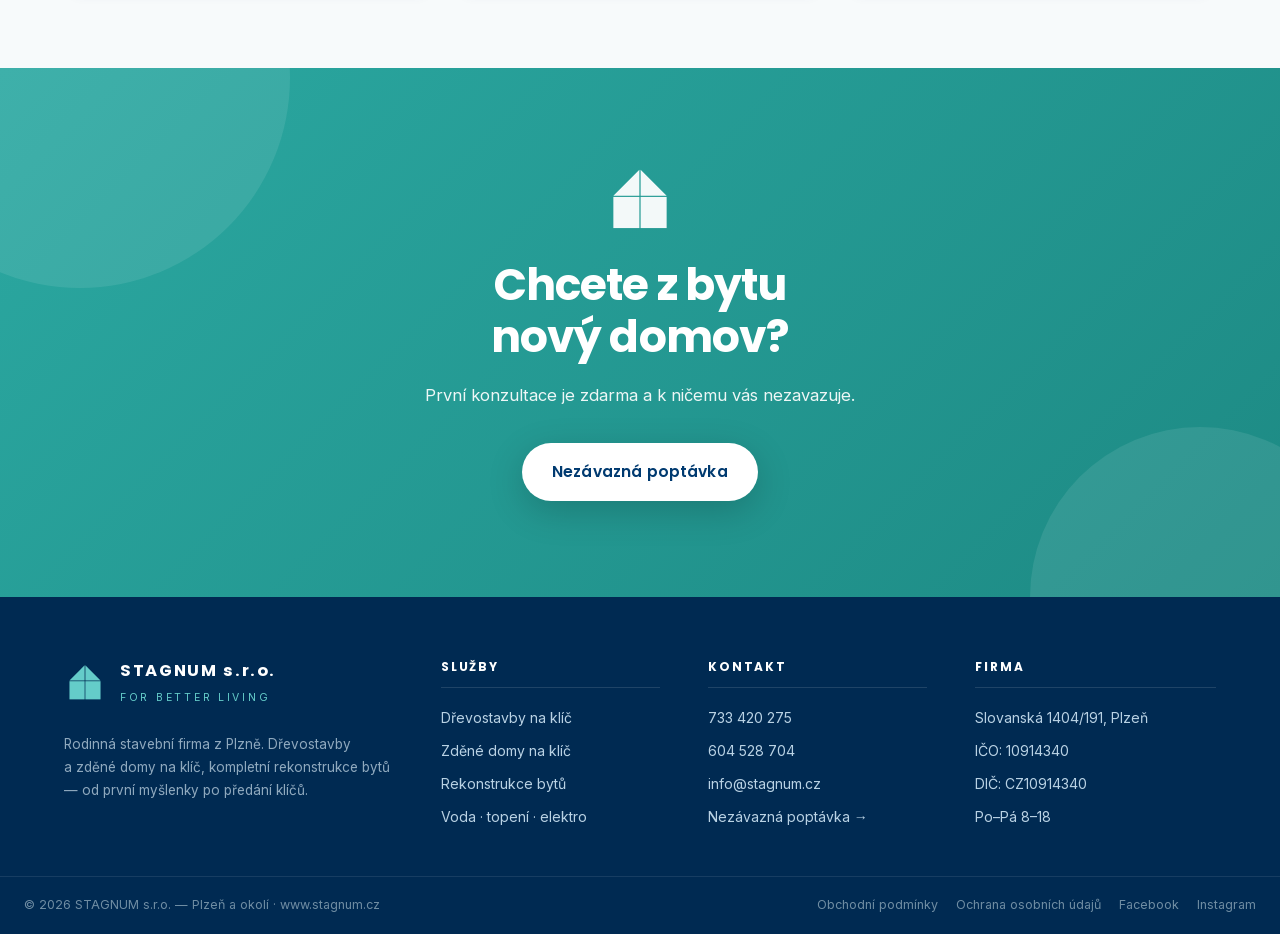
<file: stagnum-landing/rekonstrukce.html>
<!DOCTYPE html>
<html lang="cs">
<head>
  <meta charset="UTF-8">
  <meta name="viewport" content="width=device-width, initial-scale=1.0">
  <title>Rekonstrukce bytů Plzeň | STAGNUM</title>
  <meta name="description" content="Kompletní rekonstrukce bytů na Plzeňsku — od návrhu po finální úklid. Kvalitně, spolehlivě a v termínu. Nový domov bez starostí.">
  <link rel="stylesheet" href="css/fonts.css">
  <link rel="stylesheet" href="css/style.css">
  <link rel="preload" as="image" href="media/viz/interier-po.jpg">
</head>
<body data-page="rekonstrukce">

  <svg width="0" height="0" style="position:absolute" aria-hidden="true"><defs><g id="puzzleHouse">
    <path d="M101.7 16 L174 88 L101.7 88 Z" fill="currentColor"/>
    <rect x="26" y="91.5" width="72.3" height="86.5" fill="currentColor"/>
    <path d="M98.3 16 L98.3 88 L26 88 Z" fill="currentColor"/>
    <rect x="101.7" y="91.5" width="72.3" height="86.5" fill="currentColor"/>
  </g></defs></svg>

  <div data-layout="nav"></div>

  <main>
    <!-- HERO -->
    <section class="svc-hero svc-hero--split svc-hero--page">
      <img class="svc-hero__img" src="media/viz/interier-po.jpg" alt="Interiér po rekonstrukci">
      <div class="svc-hero__overlay svc-hero__overlay--dark"></div>
      <div class="svc-hero__inner container">
        <p class="svc-hero__eyebrow">Rekonstrukce bytů · Plzeňsko</p>
        <h2 class="svc-hero__title">Nový domov.<br><span class="accent">Bez starostí.</span></h2>
        <p class="svc-hero__sub">Kompletní rekonstrukce bytů od návrhu až po finální úklid. Kvalitně, spolehlivě a v termínu — vy se nemusíte starat o nic.</p>
        <ul class="svc-hero__feats svc-hero__feats--grid">
          <li><svg viewBox="0 0 24 24" fill="none" stroke="currentColor" stroke-width="1.7" stroke-linecap="round" stroke-linejoin="round"><path d="M3 9.5 12 3l9 6.5V20a1 1 0 0 1-1 1h-5v-6H9v6H4a1 1 0 0 1-1-1z"/></svg>Kompletní řešení</li>
          <li><svg viewBox="0 0 24 24" fill="none" stroke="currentColor" stroke-width="1.7" stroke-linecap="round" stroke-linejoin="round"><rect x="3" y="4" width="18" height="18" rx="2"/><path d="M16 2v4M8 2v4M3 10h18M9 16l2 2 4-4"/></svg>Dodržujeme termíny</li>
          <li><svg viewBox="0 0 24 24" fill="none" stroke="currentColor" stroke-width="1.7" stroke-linecap="round" stroke-linejoin="round"><path d="M20 13c0 5-3.5 7.5-7.66 8.95a1 1 0 0 1-.67-.01C7.5 20.5 4 18 4 13V6a1 1 0 0 1 1-1c2 0 4.5-1.2 6.24-2.72a1.17 1.17 0 0 1 1.52 0C14.51 3.81 17 5 19 5a1 1 0 0 1 1 1Z"/><path d="m9 12 2 2 4-4"/></svg>Kvalita a&nbsp;záruka</li>
        </ul>
        <div class="svc-hero__cta">
          <a href="kontakt.html" class="btn btn--primary">Nezávazná poptávka</a>
          <a href="#video" class="btn btn--ghost-light">Video před a&nbsp;po</a>
        </div>
      </div>
    </section>

    <!-- BENEFIT POSTY -->
    <section class="section">
      <div class="container">
        <div class="section__head">
          <p class="section__eyebrow">Proč my</p>
          <h2 class="section__title">Rekonstrukce,<br><span class="accent">o kterou se nestaráte</span></h2>
        </div>
        <div class="posts">
          <article class="post">
            <div class="post__media"><img src="media/viz/interier-po.jpg" alt="Vše na klíč" loading="lazy"><span class="post__badge">Vše na klíč</span></div>
            <div class="post__body">
              <h3>Nový domov bez starostí</h3>
              <p>Návrh, bourání, voda, topení, elektro i&nbsp;finální úklid — vše zařídí jeden partner.</p>
              <ul class="post__list"><li>Jeden tým pro celou rekonstrukci</li><li>Nemusíte koordinovat firmy</li><li>Po sobě uklidíme</li></ul>
            </div>
          </article>
          <article class="post">
            <div class="post__media"><img src="media/viz/kuchyne-po.jpg" alt="Hotovo v termínu" loading="lazy"></div>
            <div class="post__body">
              <h3>Hotovo v&nbsp;termínu</h3>
              <p>Dostanete jasný harmonogram a&nbsp;průběžné foto-reporty — máte přehled o&nbsp;každém kroku.</p>
              <ul class="post__list"><li>Jasný harmonogram</li><li>Foto-reporty ze stavby</li><li>Bez zbytečných prodlev</li></ul>
            </div>
          </article>
          <article class="post">
            <div class="post__media"><img src="media/viz/navrh.jpg" alt="Srozumitelná domluva" loading="lazy"><span class="post__badge">Osobní přístup</span></div>
            <div class="post__body">
              <h3>Srozumitelná domluva</h3>
              <p>Vysvětlíme, co a&nbsp;proč děláme, a&nbsp;poradíme i&nbsp;tam, kde se dá ušetřit. Žádný žargon.</p>
              <ul class="post__list"><li>Jednáte s&nbsp;jedním člověkem</li><li>Pevná cena předem</li><li>Záruka na práci</li></ul>
            </div>
          </article>
        </div>
      </div>
    </section>

    <!-- JAK TO PROBÍHÁ -->
    <section class="section section--soft">
      <div class="container">
        <div class="section__head">
          <p class="section__eyebrow">Jak to probíhá</p>
          <h2 class="section__title">Promyšlený postup<br><span class="accent">pro perfektní výsledek</span></h2>
        </div>
        <div class="howto">
          <div class="howto__step"><div class="howto__media"><img src="media/viz/navrh.jpg" alt="Konzultace" loading="lazy"><span class="howto__num">1</span></div><h3>Konzultace zdarma</h3><p>Probereme vaše představy, potřeby a&nbsp;možnosti. Nezávazně.</p></div>
          <div class="howto__step"><div class="howto__media"><img src="media/viz/interier-po.jpg" alt="Návrh a cena" loading="lazy"><span class="howto__num">2</span></div><h3>Návrh a&nbsp;pevná cena</h3><p>Řešení na míru a&nbsp;detailní rozpočet bez hvězdiček.</p></div>
          <div class="howto__step"><div class="howto__media"><img src="media/viz/kuchyne-po.jpg" alt="Realizace a předání" loading="lazy"><span class="howto__num">3</span></div><h3>Realizace a&nbsp;předání</h3><p>Provedeme práce, posíláme foto-reporty a&nbsp;předáme uklizený byt.</p></div>
        </div>
      </div>
    </section>

    <!-- PILÍŘ — VIDEO PŘED/PO (reálné video) -->
    <section class="section" id="video">
      <div class="container">
        <div class="section__head">
          <p class="section__eyebrow">Před a&nbsp;po</p>
          <h2 class="section__title">Proměna bytu<br><span class="accent">na vlastní oči</span></h2>
        </div>
        <figure class="reno__video reno__video--wide">
          <div class="reno__video-frame" id="videoCard" role="button" tabindex="0" aria-label="Přehrát video rekonstrukce">
            <video id="refVideo" src="media/rekonstrukce-nahled.mp4" poster="media/poster.jpg" muted loop playsinline preload="none"></video>
            <button class="ref-card__play" aria-hidden="true" tabindex="-1"><svg viewBox="0 0 24 24" fill="currentColor"><path d="M8 5v14l11-7z"/></svg></button>
            <span class="reno__video-badge">▶ Naše realizace — před a&nbsp;po</span>
          </div>
          <figcaption>Sestříhané video přímo ze stavby. Kompletní proměna bytu od podlah po stropy.</figcaption>
        </figure>
      </div>
    </section>

    <!-- SROVNÁNÍ -->
    <section class="section section--soft">
      <div class="container">
        <div class="section__head">
          <p class="section__eyebrow">Proč my</p>
          <h2 class="section__title">STAGNUM vs.&nbsp;<span class="accent">běžná parta</span></h2>
        </div>
        <div class="compare">
          <div class="compare__row compare__head"><div>&nbsp;</div><div class="compare__us">STAGNUM</div><div>Běžná parta</div></div>
          <div class="compare__row"><div>Vše pod jednou střechou</div><div class="compare__us yes">✓</div><div class="no">✗</div></div>
          <div class="compare__row"><div>Pevná cena písemně předem</div><div class="compare__us yes">✓</div><div class="no">✗</div></div>
          <div class="compare__row"><div>Jasný harmonogram a&nbsp;termíny</div><div class="compare__us yes">✓</div><div class="no">✗</div></div>
          <div class="compare__row"><div>Průběžné foto-reporty</div><div class="compare__us yes">✓</div><div class="no">✗</div></div>
          <div class="compare__row"><div>Po sobě uklidíme</div><div class="compare__us yes">✓</div><div class="no">✗</div></div>
          <div class="compare__row"><div>Záruka na odvedenou práci</div><div class="compare__us yes">✓</div><div class="no">✗</div></div>
        </div>
      </div>
    </section>

    <!-- GALERIE -->
    <section class="gallery section" id="galerie">
      <div class="container">
        <div class="section__head">
          <p class="section__eyebrow">Realizace</p>
          <h2 class="section__title">Naše rekonstrukce</h2>
          <p class="section__lead">Fotky a&nbsp;videa realizací průběžně doplňujeme.</p>
        </div>
        <div class="gallery__grid">
          <figure class="gallery__item"><img src="media/viz/interier-po.jpg" alt="Obývací pokoj" loading="lazy"><figcaption>Obývací pokoj</figcaption></figure>
          <figure class="gallery__item"><img src="media/viz/kuchyne-po.jpg" alt="Kuchyně na klíč" loading="lazy"><figcaption>Kuchyně na klíč</figcaption></figure>
          <figure class="gallery__item"><img src="media/viz/navrh.jpg" alt="Od návrhu po realizaci" loading="lazy"><figcaption>Od návrhu po realizaci</figcaption></figure>
        </div>
      </div>
    </section>

    <!-- CTA -->
    <section class="banner">
      <div class="container banner__inner">
        <svg viewBox="0 0 200 190" class="banner__house" aria-hidden="true"><use href="#puzzleHouse"></use></svg>
        <h2>Chcete z&nbsp;bytu<br>nový domov?</h2>
        <p>První konzultace je zdarma a&nbsp;k&nbsp;ničemu vás nezavazuje.</p>
        <a href="kontakt.html" class="btn btn--light">Nezávazná poptávka</a>
      </div>
    </section>
  </main>

  <div data-layout="footer"></div>

  <script src="js/vendor/gsap.min.js"></script>
  <script src="js/vendor/ScrollTrigger.min.js"></script>
  <script src="js/vendor/lenis.min.js"></script>
  <script src="js/iso-house.js"></script>
  <script src="js/wall.js"></script>
  <script src="js/layout.js"></script>
  <script src="js/main.js"></script>
</body>
</html>
</file>
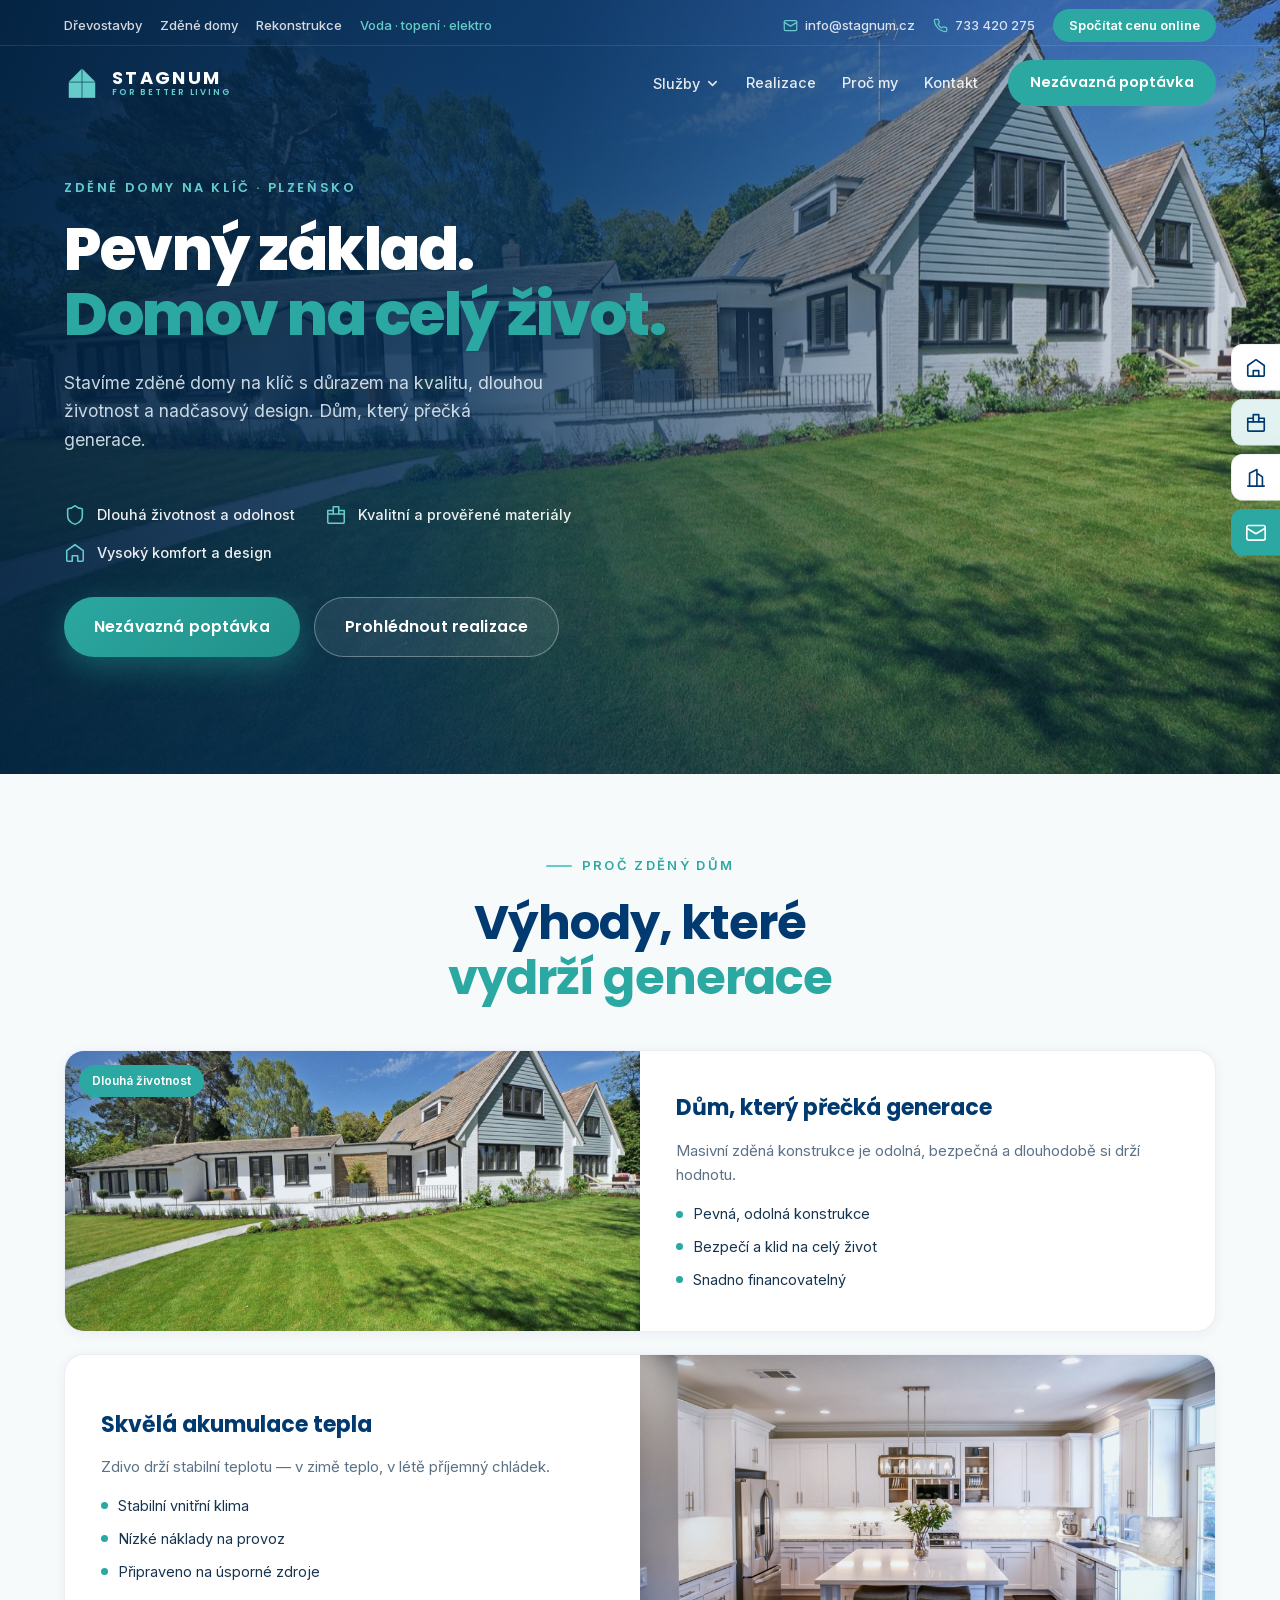
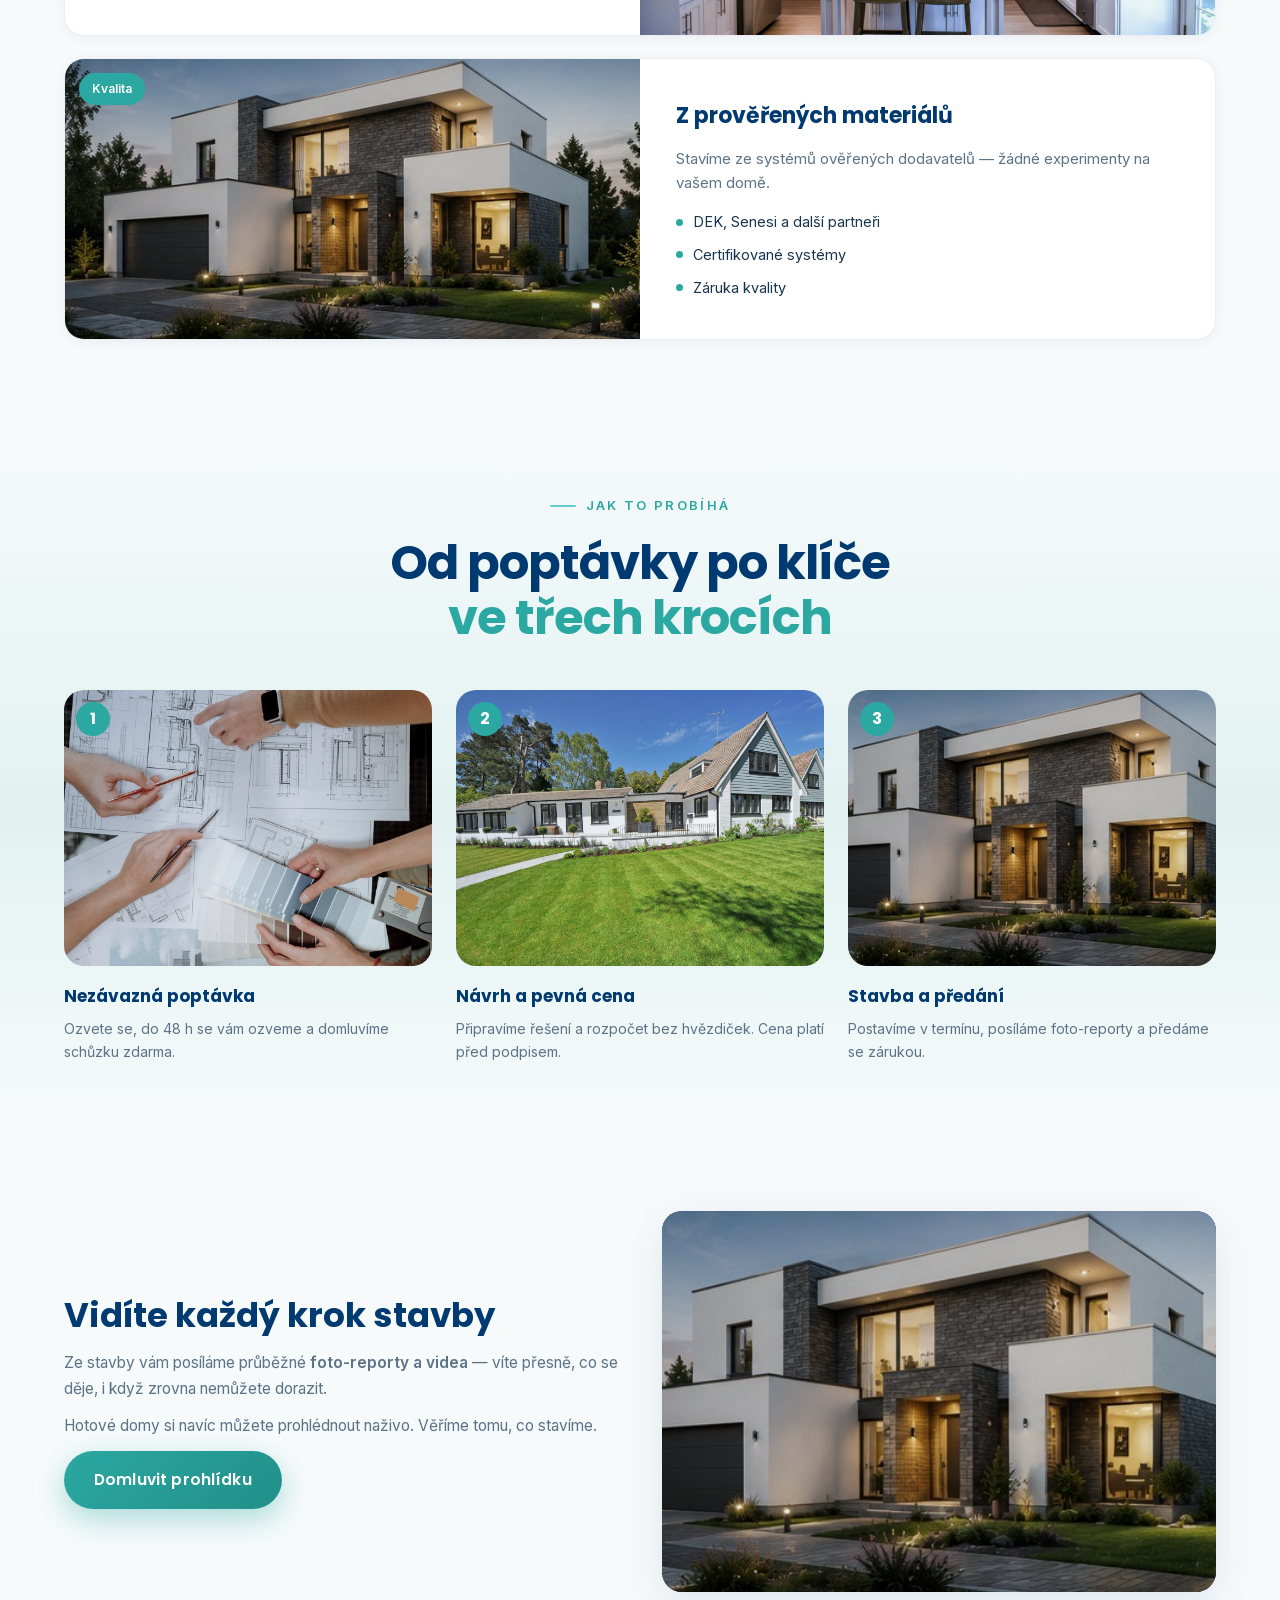
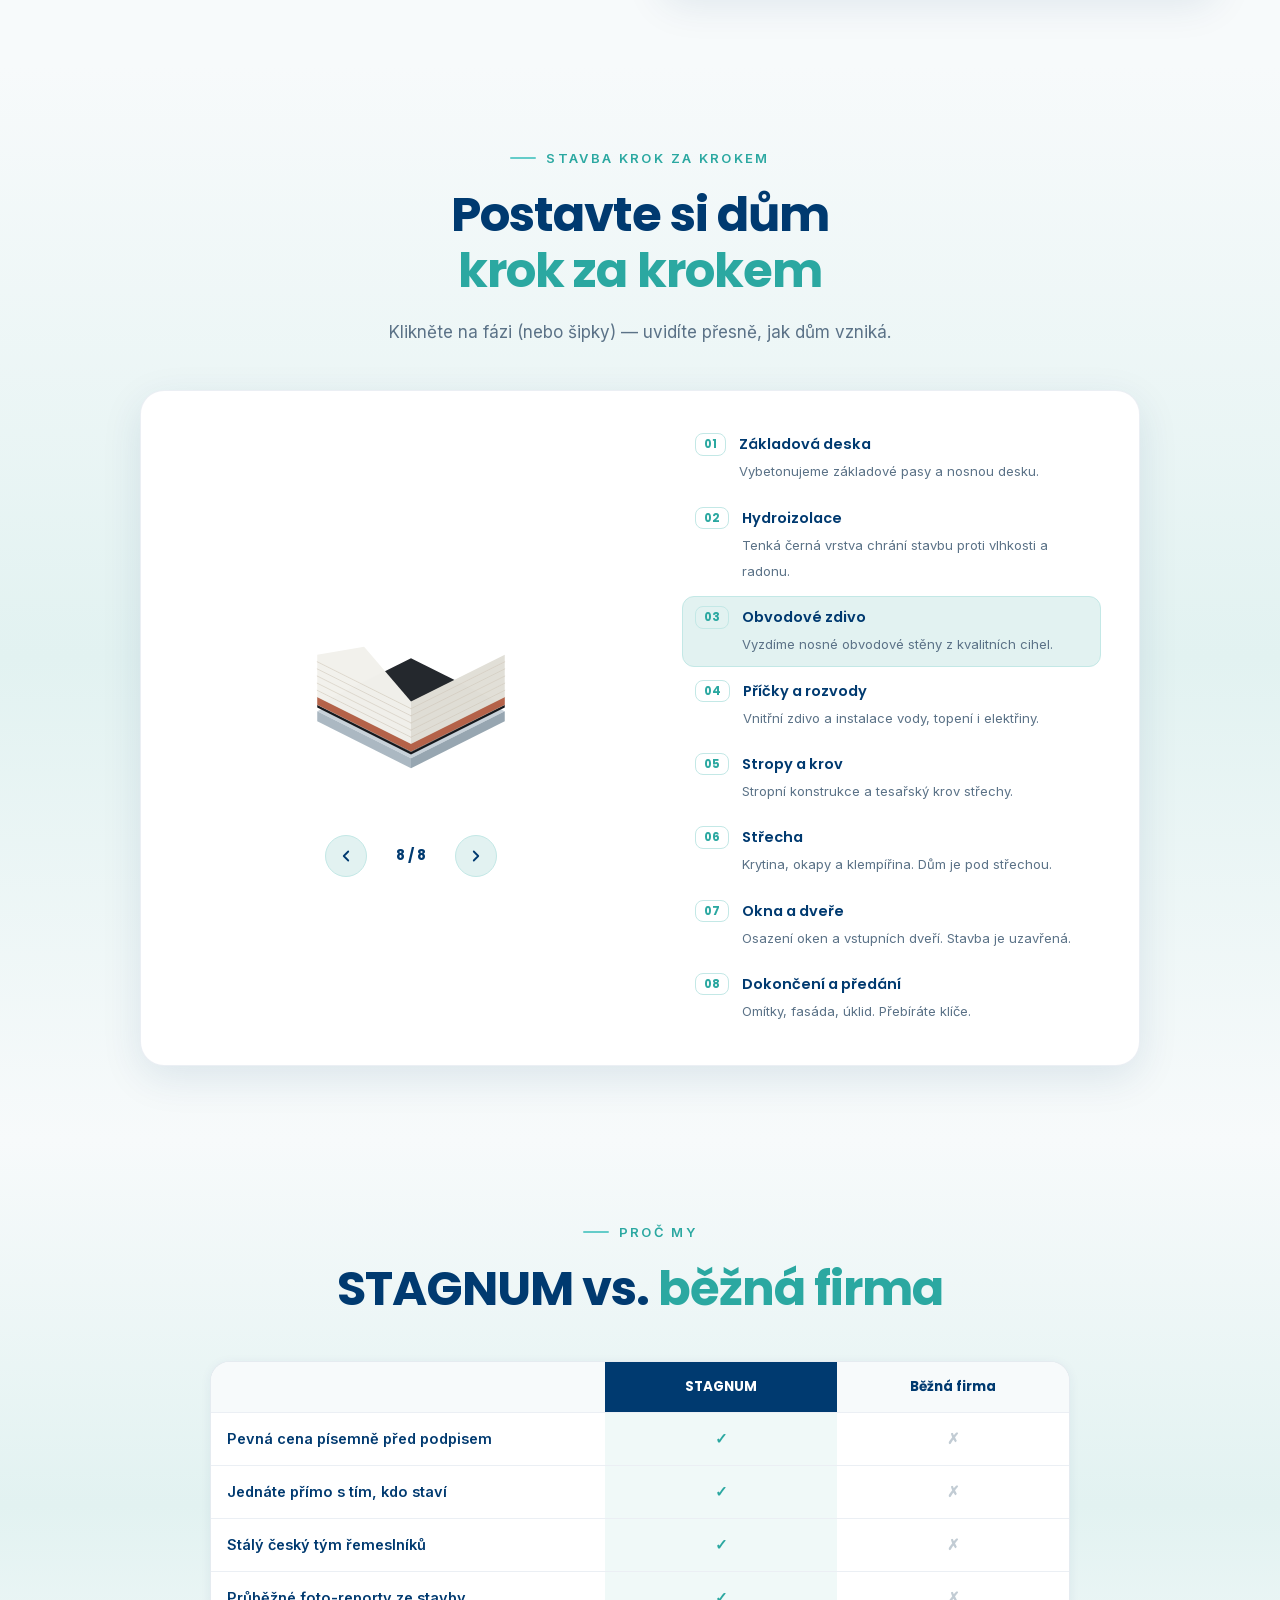
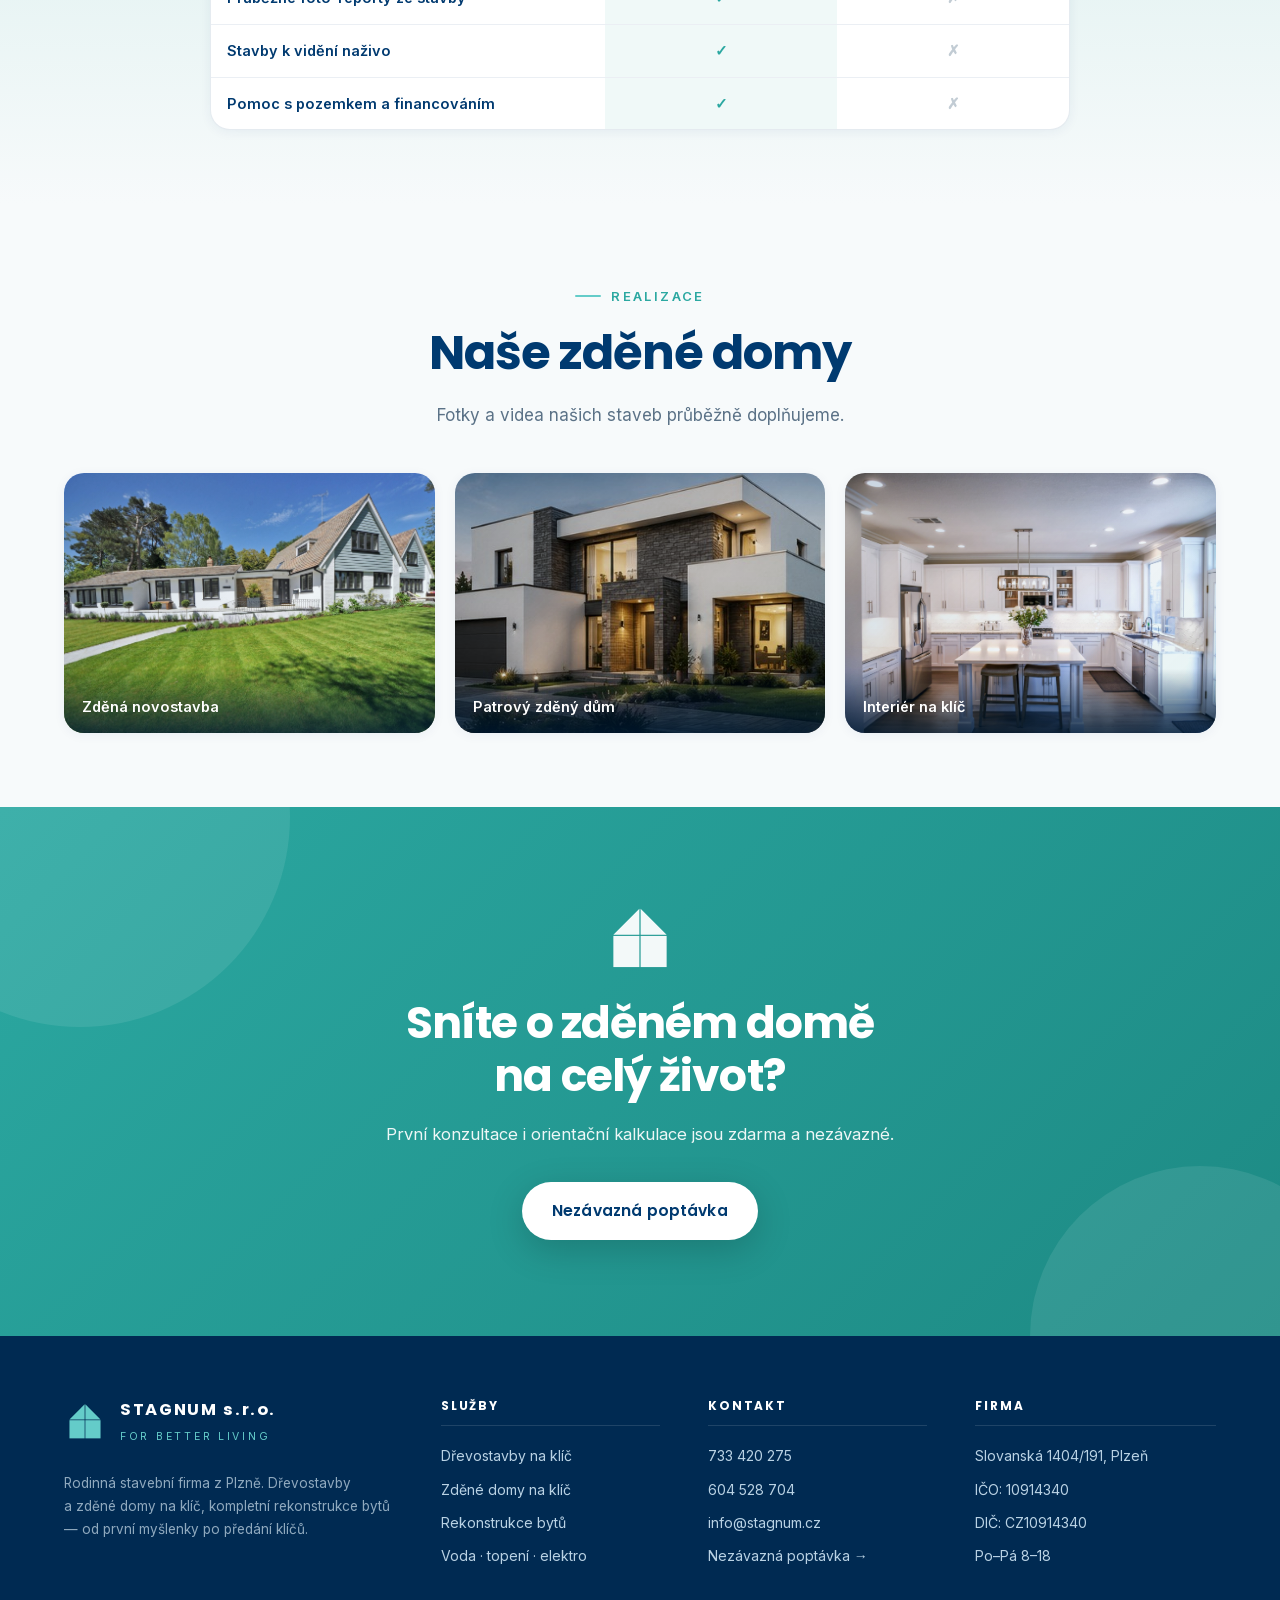
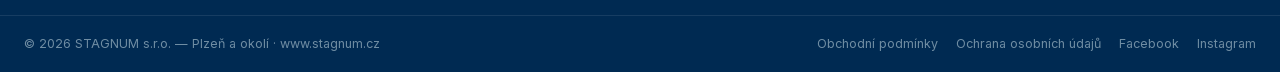
<file: stagnum-landing/zdene-domy.html>
<!DOCTYPE html>
<html lang="cs">
<head>
  <meta charset="UTF-8">
  <meta name="viewport" content="width=device-width, initial-scale=1.0">
  <title>Zděné domy na klíč Plzeň | STAGNUM</title>
  <meta name="description" content="Zděné domy na klíč na Plzeňsku. Pevný základ, dlouhá životnost a nadčasový design. Dům, který přečká generace.">
  <link rel="stylesheet" href="css/fonts.css">
  <link rel="stylesheet" href="css/style.css">
  <link rel="preload" as="image" href="media/viz/zdeny-dum.jpg">
</head>
<body data-page="zdene-domy">

  <svg width="0" height="0" style="position:absolute" aria-hidden="true"><defs><g id="puzzleHouse">
    <path d="M101.7 16 L174 88 L101.7 88 Z" fill="currentColor"/>
    <rect x="26" y="91.5" width="72.3" height="86.5" fill="currentColor"/>
    <path d="M98.3 16 L98.3 88 L26 88 Z" fill="currentColor"/>
    <rect x="101.7" y="91.5" width="72.3" height="86.5" fill="currentColor"/>
  </g></defs></svg>

  <div data-layout="nav"></div>

  <main>
    <!-- HERO -->
    <section class="svc-hero svc-hero--split svc-hero--page">
      <img class="svc-hero__img" src="media/viz/zdeny-dum.jpg" alt="Moderní zděný dům">
      <div class="svc-hero__overlay svc-hero__overlay--dark"></div>
      <div class="svc-hero__inner container">
        <p class="svc-hero__eyebrow">Zděné domy na klíč · Plzeňsko</p>
        <h2 class="svc-hero__title">Pevný základ.<br><span class="accent">Domov na celý život.</span></h2>
        <p class="svc-hero__sub">Stavíme zděné domy na klíč s důrazem na kvalitu, dlouhou životnost a nadčasový design. Dům, který přečká generace.</p>
        <ul class="svc-hero__feats">
          <li><svg viewBox="0 0 24 24" fill="none" stroke="currentColor" stroke-width="1.7" stroke-linecap="round" stroke-linejoin="round"><path d="M20 13c0 5-3.5 7.5-7.66 8.95a1 1 0 0 1-.67-.01C7.5 20.5 4 18 4 13V6a1 1 0 0 1 1-1c2 0 4.5-1.2 6.24-2.72a1.17 1.17 0 0 1 1.52 0C14.51 3.81 17 5 19 5a1 1 0 0 1 1 1Z"/></svg>Dlouhá životnost a&nbsp;odolnost</li>
          <li><svg viewBox="0 0 24 24" fill="none" stroke="currentColor" stroke-width="1.7" stroke-linecap="round" stroke-linejoin="round"><rect x="3" y="11" width="18" height="10" rx="1"/><path d="M3 11V7h6v4M9 7V3h6v8M15 11V7h6v4"/></svg>Kvalitní a&nbsp;prověřené materiály</li>
          <li><svg viewBox="0 0 24 24" fill="none" stroke="currentColor" stroke-width="1.7" stroke-linecap="round" stroke-linejoin="round"><path d="M3 9.5 12 3l9 6.5V20a1 1 0 0 1-1 1h-5v-6H9v6H4a1 1 0 0 1-1-1z"/></svg>Vysoký komfort a&nbsp;design</li>
        </ul>
        <div class="svc-hero__cta">
          <a href="kontakt.html" class="btn btn--primary">Nezávazná poptávka</a>
          <a href="#galerie" class="btn btn--ghost-light">Prohlédnout realizace</a>
        </div>
      </div>
    </section>

    <!-- BENEFIT POSTY -->
    <section class="section">
      <div class="container">
        <div class="section__head">
          <p class="section__eyebrow">Proč zděný dům</p>
          <h2 class="section__title">Výhody, které<br><span class="accent">vydrží generace</span></h2>
        </div>
        <div class="posts">
          <article class="post">
            <div class="post__media"><img src="media/viz/zdeny-dum.jpg" alt="Zděný dům s dlouhou životností" loading="lazy"><span class="post__badge">Dlouhá životnost</span></div>
            <div class="post__body">
              <h3>Dům, který přečká generace</h3>
              <p>Masivní zděná konstrukce je odolná, bezpečná a&nbsp;dlouhodobě si drží hodnotu.</p>
              <ul class="post__list"><li>Pevná, odolná konstrukce</li><li>Bezpečí a&nbsp;klid na celý život</li><li>Snadno financovatelný</li></ul>
            </div>
          </article>
          <article class="post">
            <div class="post__media"><img src="media/viz/kuchyne-po.jpg" alt="Příjemné vnitřní klima" loading="lazy"></div>
            <div class="post__body">
              <h3>Skvělá akumulace tepla</h3>
              <p>Zdivo drží stabilní teplotu — v&nbsp;zimě teplo, v&nbsp;létě příjemný chládek.</p>
              <ul class="post__list"><li>Stabilní vnitřní klima</li><li>Nízké náklady na provoz</li><li>Připraveno na úsporné zdroje</li></ul>
            </div>
          </article>
          <article class="post">
            <div class="post__media"><img src="media/viz/realizace-zdeny.jpg" alt="Prověřené materiály" loading="lazy"><span class="post__badge">Kvalita</span></div>
            <div class="post__body">
              <h3>Z&nbsp;prověřených materiálů</h3>
              <p>Stavíme ze systémů ověřených dodavatelů — žádné experimenty na vašem domě.</p>
              <ul class="post__list"><li>DEK, Senesi a&nbsp;další partneři</li><li>Certifikované systémy</li><li>Záruka kvality</li></ul>
            </div>
          </article>
        </div>
      </div>
    </section>

    <!-- JAK TO FUNGUJE -->
    <section class="section section--soft">
      <div class="container">
        <div class="section__head">
          <p class="section__eyebrow">Jak to probíhá</p>
          <h2 class="section__title">Od poptávky po klíče<br><span class="accent">ve třech krocích</span></h2>
        </div>
        <div class="howto">
          <div class="howto__step"><div class="howto__media"><img src="media/viz/navrh.jpg" alt="Konzultace a návrh" loading="lazy"><span class="howto__num">1</span></div><h3>Nezávazná poptávka</h3><p>Ozvete se, do 48&nbsp;h se vám ozveme a&nbsp;domluvíme schůzku zdarma.</p></div>
          <div class="howto__step"><div class="howto__media"><img src="media/viz/zdeny-dum.jpg" alt="Návrh a pevná cena" loading="lazy"><span class="howto__num">2</span></div><h3>Návrh a&nbsp;pevná cena</h3><p>Připravíme řešení a&nbsp;rozpočet bez hvězdiček. Cena platí před podpisem.</p></div>
          <div class="howto__step"><div class="howto__media"><img src="media/viz/realizace-zdeny.jpg" alt="Stavba a předání" loading="lazy"><span class="howto__num">3</span></div><h3>Stavba a&nbsp;předání</h3><p>Postavíme v&nbsp;termínu, posíláme foto-reporty a&nbsp;předáme se zárukou.</p></div>
        </div>
      </div>
    </section>

    <!-- PILÍŘ -->
    <section class="section">
      <div class="container">
        <div class="pillar pillar--rev">
          <div class="pillar__media"><img src="media/viz/realizace-zdeny.jpg" alt="Stavba zděného domu" loading="lazy"></div>
          <div>
            <h2>Vidíte každý krok stavby</h2>
            <p>Ze stavby vám posíláme průběžné <strong>foto-reporty a&nbsp;videa</strong> — víte přesně, co se děje, i&nbsp;když zrovna nemůžete dorazit.</p>
            <p>Hotové domy si navíc můžete prohlédnout naživo. Věříme tomu, co stavíme.</p>
            <a href="kontakt.html" class="btn btn--primary">Domluvit prohlídku</a>
          </div>
        </div>
      </div>
    </section>

    <!-- RUČNÍ STAVBA -->
    <section class="stavime section section--soft">
      <div class="container">
        <div class="section__head">
          <p class="section__eyebrow">Stavba krok za krokem</p>
          <h2 class="section__title">Postavte si dům<br><span class="accent">krok za krokem</span></h2>
          <p class="section__lead">Klikněte na fázi (nebo šipky) — uvidíte přesně, jak dům vzniká.</p>
        </div>
        <div class="stavime__stage">
          <div class="stavime__viz">
            <div class="build2" data-build="zdeny"><svg viewBox="0 0 480 360" id="buildSvg" aria-hidden="true"></svg></div>
            <div class="build2__ctrl">
              <button data-step="-1" aria-label="Krok zpět"><svg viewBox="0 0 24 24" fill="none" stroke="currentColor" stroke-width="2.4" stroke-linecap="round" stroke-linejoin="round"><path d="M15 18l-6-6 6-6"/></svg></button>
              <span id="buildStepLabel">8 / 8</span>
              <button data-step="1" aria-label="Krok vpřed"><svg viewBox="0 0 24 24" fill="none" stroke="currentColor" stroke-width="2.4" stroke-linecap="round" stroke-linejoin="round"><path d="M9 18l6-6-6-6"/></svg></button>
            </div>
          </div>
          <ol class="stavime__list" id="buildList"></ol>
        </div>
      </div>
    </section>

    <!-- SROVNÁNÍ -->
    <section class="section section--soft">
      <div class="container">
        <div class="section__head">
          <p class="section__eyebrow">Proč my</p>
          <h2 class="section__title">STAGNUM vs.&nbsp;<span class="accent">běžná firma</span></h2>
        </div>
        <div class="compare">
          <div class="compare__row compare__head"><div>&nbsp;</div><div class="compare__us">STAGNUM</div><div>Běžná firma</div></div>
          <div class="compare__row"><div>Pevná cena písemně před podpisem</div><div class="compare__us yes">✓</div><div class="no">✗</div></div>
          <div class="compare__row"><div>Jednáte přímo s&nbsp;tím, kdo staví</div><div class="compare__us yes">✓</div><div class="no">✗</div></div>
          <div class="compare__row"><div>Stálý český tým řemeslníků</div><div class="compare__us yes">✓</div><div class="no">✗</div></div>
          <div class="compare__row"><div>Průběžné foto-reporty ze stavby</div><div class="compare__us yes">✓</div><div class="no">✗</div></div>
          <div class="compare__row"><div>Stavby k&nbsp;vidění naživo</div><div class="compare__us yes">✓</div><div class="no">✗</div></div>
          <div class="compare__row"><div>Pomoc s&nbsp;pozemkem a&nbsp;financováním</div><div class="compare__us yes">✓</div><div class="no">✗</div></div>
        </div>
      </div>
    </section>

    <!-- GALERIE -->
    <section class="gallery section" id="galerie">
      <div class="container">
        <div class="section__head">
          <p class="section__eyebrow">Realizace</p>
          <h2 class="section__title">Naše zděné domy</h2>
          <p class="section__lead">Fotky a&nbsp;videa našich staveb průběžně doplňujeme.</p>
        </div>
        <div class="gallery__grid">
          <figure class="gallery__item"><img src="media/viz/zdeny-dum.jpg" alt="Zděný dům" loading="lazy"><figcaption>Zděná novostavba</figcaption></figure>
          <figure class="gallery__item"><img src="media/viz/realizace-zdeny.jpg" alt="Patrový zděný dům" loading="lazy"><figcaption>Patrový zděný dům</figcaption></figure>
          <figure class="gallery__item"><img src="media/viz/kuchyne-po.jpg" alt="Interiér na klíč" loading="lazy"><figcaption>Interiér na klíč</figcaption></figure>
        </div>
      </div>
    </section>

    <!-- CTA -->
    <section class="banner">
      <div class="container banner__inner">
        <svg viewBox="0 0 200 190" class="banner__house" aria-hidden="true"><use href="#puzzleHouse"></use></svg>
        <h2>Sníte o&nbsp;zděném domě<br>na celý život?</h2>
        <p>První konzultace i&nbsp;orientační kalkulace jsou zdarma a&nbsp;nezávazné.</p>
        <a href="kontakt.html" class="btn btn--light">Nezávazná poptávka</a>
      </div>
    </section>
  </main>

  <div data-layout="footer"></div>

  <script src="js/vendor/gsap.min.js"></script>
  <script src="js/vendor/ScrollTrigger.min.js"></script>
  <script src="js/vendor/lenis.min.js"></script>
  <script src="js/iso-house.js"></script>
  <script src="js/wall.js"></script>
  <script src="js/layout.js"></script>
  <script src="js/main.js"></script>
</body>
</html>
</file>
<file: stagnum-landing/css/fonts.css>
@font-face {
  font-family: 'Inter';
  font-style: normal;
  font-weight: 400;
  font-display: swap;
  src: url('../fonts/inter-400-latin-ext.woff2') format('woff2');
  unicode-range: U+0100-02BA, U+02BD-02C5, U+02C7-02CC, U+02CE-02D7, U+02DD-02FF, U+0304, U+0308, U+0329, U+1D00-1DBF, U+1E00-1E9F, U+1EF2-1EFF, U+2020, U+20A0-20AB, U+20AD-20C0, U+2113, U+2C60-2C7F, U+A720-A7FF;
}
@font-face {
  font-family: 'Inter';
  font-style: normal;
  font-weight: 400;
  font-display: swap;
  src: url('../fonts/inter-400-latin.woff2') format('woff2');
  unicode-range: U+0000-00FF, U+0131, U+0152-0153, U+02BB-02BC, U+02C6, U+02DA, U+02DC, U+0304, U+0308, U+0329, U+2000-206F, U+20AC, U+2122, U+2191, U+2193, U+2212, U+2215, U+FEFF, U+FFFD;
}
@font-face {
  font-family: 'Inter';
  font-style: normal;
  font-weight: 500;
  font-display: swap;
  src: url('../fonts/inter-500-latin-ext.woff2') format('woff2');
  unicode-range: U+0100-02BA, U+02BD-02C5, U+02C7-02CC, U+02CE-02D7, U+02DD-02FF, U+0304, U+0308, U+0329, U+1D00-1DBF, U+1E00-1E9F, U+1EF2-1EFF, U+2020, U+20A0-20AB, U+20AD-20C0, U+2113, U+2C60-2C7F, U+A720-A7FF;
}
@font-face {
  font-family: 'Inter';
  font-style: normal;
  font-weight: 500;
  font-display: swap;
  src: url('../fonts/inter-500-latin.woff2') format('woff2');
  unicode-range: U+0000-00FF, U+0131, U+0152-0153, U+02BB-02BC, U+02C6, U+02DA, U+02DC, U+0304, U+0308, U+0329, U+2000-206F, U+20AC, U+2122, U+2191, U+2193, U+2212, U+2215, U+FEFF, U+FFFD;
}
@font-face {
  font-family: 'Inter';
  font-style: normal;
  font-weight: 600;
  font-display: swap;
  src: url('../fonts/inter-600-latin-ext.woff2') format('woff2');
  unicode-range: U+0100-02BA, U+02BD-02C5, U+02C7-02CC, U+02CE-02D7, U+02DD-02FF, U+0304, U+0308, U+0329, U+1D00-1DBF, U+1E00-1E9F, U+1EF2-1EFF, U+2020, U+20A0-20AB, U+20AD-20C0, U+2113, U+2C60-2C7F, U+A720-A7FF;
}
@font-face {
  font-family: 'Inter';
  font-style: normal;
  font-weight: 600;
  font-display: swap;
  src: url('../fonts/inter-600-latin.woff2') format('woff2');
  unicode-range: U+0000-00FF, U+0131, U+0152-0153, U+02BB-02BC, U+02C6, U+02DA, U+02DC, U+0304, U+0308, U+0329, U+2000-206F, U+20AC, U+2122, U+2191, U+2193, U+2212, U+2215, U+FEFF, U+FFFD;
}
@font-face {
  font-family: 'Poppins';
  font-style: normal;
  font-weight: 600;
  font-display: swap;
  src: url('../fonts/poppins-600-latin-ext.woff2') format('woff2');
  unicode-range: U+0100-02BA, U+02BD-02C5, U+02C7-02CC, U+02CE-02D7, U+02DD-02FF, U+0304, U+0308, U+0329, U+1D00-1DBF, U+1E00-1E9F, U+1EF2-1EFF, U+2020, U+20A0-20AB, U+20AD-20C0, U+2113, U+2C60-2C7F, U+A720-A7FF;
}
@font-face {
  font-family: 'Poppins';
  font-style: normal;
  font-weight: 600;
  font-display: swap;
  src: url('../fonts/poppins-600-latin.woff2') format('woff2');
  unicode-range: U+0000-00FF, U+0131, U+0152-0153, U+02BB-02BC, U+02C6, U+02DA, U+02DC, U+0304, U+0308, U+0329, U+2000-206F, U+20AC, U+2122, U+2191, U+2193, U+2212, U+2215, U+FEFF, U+FFFD;
}
@font-face {
  font-family: 'Poppins';
  font-style: normal;
  font-weight: 700;
  font-display: swap;
  src: url('../fonts/poppins-700-latin-ext.woff2') format('woff2');
  unicode-range: U+0100-02BA, U+02BD-02C5, U+02C7-02CC, U+02CE-02D7, U+02DD-02FF, U+0304, U+0308, U+0329, U+1D00-1DBF, U+1E00-1E9F, U+1EF2-1EFF, U+2020, U+20A0-20AB, U+20AD-20C0, U+2113, U+2C60-2C7F, U+A720-A7FF;
}
@font-face {
  font-family: 'Poppins';
  font-style: normal;
  font-weight: 700;
  font-display: swap;
  src: url('../fonts/poppins-700-latin.woff2') format('woff2');
  unicode-range: U+0000-00FF, U+0131, U+0152-0153, U+02BB-02BC, U+02C6, U+02DA, U+02DC, U+0304, U+0308, U+0329, U+2000-206F, U+20AC, U+2122, U+2191, U+2193, U+2212, U+2215, U+FEFF, U+FFFD;
}
@font-face {
  font-family: 'Poppins';
  font-style: normal;
  font-weight: 800;
  font-display: swap;
  src: url('../fonts/poppins-800-latin-ext.woff2') format('woff2');
  unicode-range: U+0100-02BA, U+02BD-02C5, U+02C7-02CC, U+02CE-02D7, U+02DD-02FF, U+0304, U+0308, U+0329, U+1D00-1DBF, U+1E00-1E9F, U+1EF2-1EFF, U+2020, U+20A0-20AB, U+20AD-20C0, U+2113, U+2C60-2C7F, U+A720-A7FF;
}
@font-face {
  font-family: 'Poppins';
  font-style: normal;
  font-weight: 800;
  font-display: swap;
  src: url('../fonts/poppins-800-latin.woff2') format('woff2');
  unicode-range: U+0000-00FF, U+0131, U+0152-0153, U+02BB-02BC, U+02C6, U+02DA, U+02DC, U+0304, U+0308, U+0329, U+2000-206F, U+20AC, U+2122, U+2191, U+2193, U+2212, U+2215, U+FEFF, U+FFFD;
}
</file>
<file: stagnum-landing/css/style.css>
/* ============================================================
   STAGNUM — for better living
   Brand (logomanuál): Pantone 2955 ≈ #003A70 · Pantone 325C ≈ #64CCC9
   Tlačítka: tmavší teal #2BA8A1 (kontrast s bílým textem)
   Písmo: produkčně Visby CF (dokoupit) → web náhrada Poppins + Inter
   ============================================================ */

:root {
  --navy: #003A70;
  --navy-deep: #002A52;
  --teal: #64CCC9;
  --teal-btn: #2BA8A1;
  --teal-btn-dark: #218F89;
  --teal-soft: #E2F2F1;
  --teal-dim: #c3e8e6;
  --ink: #16344f;
  --gray: #5b7287;
  --bg: #F7FAFB;
  --white: #ffffff;
  --radius: 20px;
  --shadow-sm: 0 2px 12px rgba(0, 58, 112, 0.06);
  --shadow-md: 0 12px 40px rgba(0, 58, 112, 0.10);
  --shadow-lg: 0 24px 70px rgba(0, 58, 112, 0.16);
  --font-head: 'Poppins', -apple-system, sans-serif;
  --font-body: 'Inter', -apple-system, sans-serif;
}

* { margin: 0; padding: 0; box-sizing: border-box; }
html { scroll-behavior: smooth; }
body {
  font-family: var(--font-body);
  color: var(--ink);
  background: var(--bg);
  line-height: 1.65;
  -webkit-font-smoothing: antialiased;
  overflow-x: hidden;
}
img, svg, video { display: block; max-width: 100%; }
a { color: inherit; text-decoration: none; }
ul, ol { list-style: none; }
button { font-family: inherit; cursor: pointer; }
h1, h2, h3, h4 { font-family: var(--font-head); }

.container { max-width: 1200px; margin: 0 auto; padding: 0 24px; }
.section { padding: 74px 0; }
section[id] { scroll-margin-top: 88px; }
.section--soft { background: linear-gradient(180deg, var(--bg) 0%, var(--teal-soft) 55%, var(--bg) 100%); }
.section--navy { background: linear-gradient(150deg, var(--navy-deep) 0%, var(--navy) 70%, #0a4d8c 100%); color: #eaf4fb; }

/* ---------- typografie ---------- */
.section__head { max-width: 700px; margin: 0 auto 44px; text-align: center; }
.section__head--left { max-width: 700px; margin: 0 0 38px; text-align: left; }
.section__eyebrow {
  display: inline-flex; align-items: center; gap: 10px;
  font-size: 13px; font-weight: 600; letter-spacing: 0.18em; text-transform: uppercase;
  color: var(--teal-btn); margin-bottom: 18px;
}
.section__eyebrow::before { content: ''; width: 26px; height: 2px; background: var(--teal); border-radius: 2px; }
.section__eyebrow--light { color: var(--teal); }
.section__title {
  font-size: clamp(30px, 4.4vw, 48px);
  font-weight: 700; line-height: 1.16; letter-spacing: -0.02em; color: var(--navy);
}
.section--navy .section__title { color: #fff; }
.accent { color: var(--teal-btn); }
.accent-teal { color: var(--teal); }
.accent-navy { color: var(--navy); }
.section__lead { margin-top: 20px; font-size: 17px; color: var(--gray); }
.section__lead--light { color: #b9d2e4; }

/* placeholder štítek */
.todo-chip {
  display: inline-block; vertical-align: middle;
  font-size: 9px; font-weight: 700; letter-spacing: 0.06em;
  color: #8a6d1d; background: #fdf0c2; border: 1px solid #f0d98a;
  padding: 2px 7px; border-radius: 20px; margin-left: 6px;
  font-style: normal; line-height: 1.4; font-family: var(--font-body);
}

/* ---------- tlačítka ---------- */
.btn {
  display: inline-flex; align-items: center; justify-content: center; gap: 10px;
  padding: 16px 30px; border-radius: 100px; border: none;
  font-family: var(--font-head);
  font-size: 15.5px; font-weight: 600; letter-spacing: 0.01em;
  transition: transform 0.35s cubic-bezier(.22,1,.36,1), box-shadow 0.35s, background 0.3s;
  will-change: transform;
}
.btn svg { width: 19px; height: 19px; transition: transform 0.3s; }
.btn--primary {
  background: linear-gradient(135deg, var(--teal-btn) 0%, var(--teal-btn-dark) 100%);
  color: #fff; box-shadow: 0 10px 30px rgba(43, 168, 161, 0.38);
}
.btn--primary:hover { transform: translateY(-3px); box-shadow: 0 16px 40px rgba(43, 168, 161, 0.5); }
.btn--primary:hover svg { transform: translateX(4px); }
.btn--ghost-light { background: rgba(255,255,255,0.08); color: #fff; border: 1.5px solid rgba(255,255,255,0.32); }
.btn--ghost-light:hover { background: rgba(255,255,255,0.16); transform: translateY(-3px); }
.btn--ghost-dark { background: rgba(0,58,112,0.04); color: var(--navy); border: 1.5px solid rgba(0,58,112,0.2); }
.btn--ghost-dark:hover { background: rgba(0,58,112,0.09); transform: translateY(-3px); }
.btn--light { background: #fff; color: var(--navy); box-shadow: 0 10px 36px rgba(0,0,0,0.18); }
.btn--light:hover { transform: translateY(-3px) scale(1.02); }
.btn--full { width: 100%; }

/* ============================================================
   LOADING SCREEN
   ============================================================ */
.preloader {
  position: fixed; inset: 0; z-index: 1000;
  background: linear-gradient(160deg, var(--navy-deep), var(--navy));
  display: flex; align-items: center; justify-content: center;
}
.preloader__inner { display: flex; flex-direction: column; align-items: center; gap: 10px; }
.iso-house--loader { width: min(340px, 76vw); overflow: visible; }
.preloader__text {
  color: #fff; font-family: var(--font-head); font-size: 24px; font-weight: 700;
  letter-spacing: 0.3em; margin-left: 0.3em; text-align: center;
}
.preloader__text small {
  display: block; font-size: 10px; font-weight: 600;
  letter-spacing: 0.42em; color: var(--teal); margin-top: 4px;
}

/* ============================================================
   NAV
   ============================================================ */
/* fixní header = topbar + nav */
.header { position: fixed; top: 0; left: 0; right: 0; z-index: 100; transition: background 0.35s, box-shadow 0.35s; }
.header.is-scrolled { background: rgba(0, 42, 82, 0.92); backdrop-filter: blur(16px); -webkit-backdrop-filter: blur(16px); box-shadow: 0 1px 0 rgba(255,255,255,0.08), 0 10px 30px rgba(0,20,40,0.25); }

/* horní utility bar */
.topbar { border-bottom: 1px solid rgba(255,255,255,0.1); max-height: 46px; overflow: hidden; transition: max-height 0.35s, opacity 0.3s; }
.header.is-scrolled .topbar { max-height: 0; opacity: 0; border-color: transparent; }
.topbar__inner { display: flex; align-items: center; justify-content: space-between; gap: 16px; padding: 9px 24px; font-size: 13px; }
.topbar__links { display: flex; gap: 18px; }
.topbar__links a { color: rgba(255,255,255,0.82); font-weight: 500; transition: color 0.2s; }
.topbar__links a:hover { color: #fff; }
.topbar__mini { color: var(--teal) !important; }
.topbar__right { display: flex; align-items: center; gap: 18px; }
.topbar__contact { display: inline-flex; align-items: center; gap: 7px; color: rgba(255,255,255,0.82); font-weight: 500; transition: color 0.2s; }
.topbar__contact svg { width: 15px; height: 15px; color: var(--teal); }
.topbar__contact:hover { color: #fff; }
.topbar__cta { background: var(--teal-btn); color: #fff; font-weight: 600; padding: 6px 16px; border-radius: 100px; transition: background 0.25s, transform 0.25s; }
.topbar__cta:hover { background: var(--teal-btn-dark); transform: translateY(-1px); }

.nav { padding: 14px 0; transition: padding 0.35s; }
.header.is-scrolled .nav { padding: 9px 0; }
.nav__inner {
  max-width: 1200px; margin: 0 auto; padding: 0 24px;
  display: flex; align-items: center; gap: 30px;
}
.nav__brand { display: flex; align-items: center; gap: 12px; }
.nav__logo { width: 36px; height: 34px; color: var(--teal); }
.nav__name {
  font-family: var(--font-head);
  font-weight: 700; font-size: 18px; letter-spacing: 0.13em; color: #fff;
  display: flex; flex-direction: column; line-height: 1.1;
}
.nav__name small {
  font-size: 8.5px; font-weight: 600; letter-spacing: 0.22em;
  text-transform: uppercase; color: var(--teal);
}
.nav__links { display: flex; align-items: center; gap: 26px; margin-left: auto; }
.nav__links > a, .nav__sub-toggle {
  font-family: var(--font-body);
  font-size: 14.5px; font-weight: 500; color: rgba(255,255,255,0.88);
  position: relative; padding: 4px 0; background: none; border: none;
  display: inline-flex; align-items: center; gap: 5px;
}
.nav__links > a::after {
  content: ''; position: absolute; left: 0; bottom: 0;
  width: 100%; height: 2px; background: var(--teal); border-radius: 2px;
  transform: scaleX(0); transform-origin: right; transition: transform 0.35s cubic-bezier(.22,1,.36,1);
}
.nav__links > a:hover::after { transform: scaleX(1); transform-origin: left; }
.nav__sub-toggle svg { width: 15px; height: 15px; transition: transform 0.3s; }

/* dropdown */
.nav__has-sub { position: relative; }
.nav__dropdown {
  position: absolute; top: calc(100% + 14px); left: 50%; transform: translateX(-50%) translateY(8px);
  width: 320px; padding: 10px;
  background: rgba(255,255,255,0.98); border-radius: 18px;
  box-shadow: var(--shadow-lg); border: 1px solid rgba(0,58,112,0.08);
  opacity: 0; visibility: hidden; transition: opacity 0.28s, transform 0.28s, visibility 0.28s;
}
.nav__dropdown::before {
  content: ''; position: absolute; top: -8px; left: 0; right: 0; height: 16px;
}
.nav__has-sub:hover .nav__dropdown,
.nav__has-sub.is-open .nav__dropdown { opacity: 1; visibility: visible; transform: translateX(-50%) translateY(0); }
.nav__has-sub:hover .nav__sub-toggle svg { transform: rotate(180deg); }
.nav__dropdown a {
  display: block; padding: 12px 16px; border-radius: 12px;
  transition: background 0.22s;
}
.nav__dropdown a:hover { background: var(--teal-soft); }
.nav__dropdown a strong { display: block; font-size: 14.5px; font-weight: 600; color: var(--navy); }
.nav__dropdown a span { display: block; font-size: 12.5px; color: var(--gray); }
.nav__dropdown-mini { margin-top: 4px; border-top: 1px solid rgba(0,58,112,0.08); border-radius: 0 0 12px 12px; }

.nav__cta {
  font-family: var(--font-head);
  display: inline-flex; align-items: center;
  padding: 11px 22px; border-radius: 100px;
  background: var(--teal-btn); color: #fff;
  font-weight: 600; font-size: 14.5px;
  transition: transform 0.3s, box-shadow 0.3s, background 0.3s;
}
.nav__cta:hover { background: var(--teal-btn-dark); transform: translateY(-2px); box-shadow: var(--shadow-md); }
.nav__burger { display: none; flex-direction: column; gap: 5px; background: none; border: none; padding: 8px; }
.nav__burger span { width: 24px; height: 2.5px; background: #fff; border-radius: 2px; transition: 0.3s; }

/* ============================================================
   SVC HERO — celoplošná vizualizace na pozadí
   ============================================================ */
.svc-hero {
  position: relative; min-height: 100svh;
  display: flex; align-items: center;
  overflow: hidden;
}
.svc-hero--split { min-height: 92svh; }
.svc-hero__img {
  position: absolute; inset: 0; width: 100%; height: 100%;
  object-fit: cover; z-index: 0;
}
.svc-hero__overlay { position: absolute; inset: 0; z-index: 1; }
.svc-hero__overlay--dark {
  background:
    linear-gradient(105deg, rgba(0,30,58,0.94) 0%, rgba(0,42,82,0.82) 38%, rgba(0,42,82,0.30) 72%, rgba(0,42,82,0.12) 100%),
    linear-gradient(0deg, rgba(0,26,50,0.55), rgba(0,26,50,0) 45%);
}
.svc-hero__overlay--light {
  background:
    linear-gradient(105deg, rgba(247,250,251,0.96) 0%, rgba(247,250,251,0.82) 40%, rgba(247,250,251,0.35) 72%, rgba(247,250,251,0.08) 100%);
}
.svc-hero__inner { position: relative; z-index: 2; width: 100%; padding-top: 124px; padding-bottom: 64px; }

/* hero úvod */
.hero__eyebrow {
  display: inline-flex; align-items: center; gap: 10px;
  background: rgba(255,255,255,0.1); border: 1px solid rgba(100,204,201,0.4);
  padding: 8px 18px; border-radius: 100px;
  font-size: 13px; font-weight: 600; color: #fff; margin-bottom: 26px;
  backdrop-filter: blur(4px);
}
.hero__eyebrow-dot {
  width: 8px; height: 8px; border-radius: 50%; background: var(--teal);
  box-shadow: 0 0 0 0 rgba(100,204,201,0.6); animation: pulse 2.2s infinite;
}
@keyframes pulse {
  0% { box-shadow: 0 0 0 0 rgba(100,204,201,0.55); }
  70% { box-shadow: 0 0 0 9px rgba(100,204,201,0); }
  100% { box-shadow: 0 0 0 0 rgba(100,204,201,0); }
}
.hero__title {
  font-size: clamp(38px, 5.6vw, 68px);
  font-weight: 800; line-height: 1.08; letter-spacing: -0.025em; color: #fff;
  max-width: 760px;
}
.hero__title .line { display: block; overflow: hidden; }
.hero__title .line > span { display: inline-block; }
.hero__sub { margin-top: 24px; font-size: 18px; color: rgba(232,243,250,0.88); max-width: 540px; }
.hero__cta { display: flex; flex-wrap: wrap; gap: 14px; margin-top: 36px; }
.hero__features { display: flex; flex-wrap: wrap; gap: 34px; margin-top: 56px; }
.hero__feature { display: flex; align-items: center; gap: 14px; }
.hero__feature svg { width: 30px; height: 30px; color: var(--teal); flex-shrink: 0; }
.hero__feature strong { display: block; font-size: 15px; font-weight: 600; color: #fff; font-family: var(--font-head); }
.hero__feature span { display: block; font-size: 13px; color: rgba(232,243,250,0.65); }

.hero__scroll {
  position: absolute; z-index: 2; bottom: 26px; left: 50%; transform: translateX(-50%);
  display: flex; flex-direction: column; align-items: center; gap: 9px;
  font-size: 11px; font-weight: 600; letter-spacing: 0.22em; text-transform: uppercase;
  color: rgba(255,255,255,0.6);
}
.hero__scroll-line {
  width: 2px; height: 40px; border-radius: 2px;
  background: linear-gradient(var(--teal), transparent);
  animation: scrollHint 1.8s ease-in-out infinite;
}
@keyframes scrollHint {
  0%, 100% { transform: scaleY(1); opacity: 1; }
  50% { transform: scaleY(0.55); opacity: 0.5; }
}

/* service hero (dřevostavby/zděné/rekonstrukce) */
.svc-hero__eyebrow {
  font-family: var(--font-head);
  font-size: 13px; font-weight: 600; letter-spacing: 0.2em; text-transform: uppercase;
  color: var(--teal); margin-bottom: 18px;
}
.svc-hero--light .svc-hero__eyebrow { color: var(--teal-btn); }
.svc-hero__title {
  font-size: clamp(34px, 5vw, 60px);
  font-weight: 800; line-height: 1.08; letter-spacing: -0.025em; color: #fff;
}
.svc-hero--light .svc-hero__title { color: var(--navy); }
.svc-hero__sub { margin-top: 22px; font-size: 17.5px; color: rgba(232,243,250,0.85); max-width: 480px; }
.svc-hero--light .svc-hero__sub { color: var(--gray); }
.svc-hero__cta { display: flex; flex-wrap: wrap; gap: 14px; margin-top: 32px; }
.svc-hero__feats { display: flex; flex-wrap: wrap; gap: 14px 30px; margin-top: 48px; max-width: 620px; }
.svc-hero__feats li {
  display: flex; align-items: center; gap: 11px;
  font-size: 14.5px; font-weight: 500; color: rgba(255,255,255,0.92);
}
.svc-hero__feats svg { width: 22px; height: 22px; color: var(--teal); flex-shrink: 0; }
.svc-hero__feats--dark li { color: var(--ink); }
.svc-hero__feats--dark svg { color: var(--teal-btn); }
.svc-hero__feats--grid { display: grid; grid-template-columns: 1fr 1fr; max-width: 480px; gap: 16px 28px; }

/* ============================================================
   SLUŽBY intro
   ============================================================ */
.svc-intro { padding: 96px 0 60px; }

/* ============================================================
   REKONSTRUKCE — postup + video + reference
   ============================================================ */
.reno__grid { display: grid; grid-template-columns: 0.85fr 1.15fr; gap: 50px; align-items: center; }
.reno__steps { position: relative; display: grid; grid-template-columns: 1fr 1fr; gap: 36px 24px; }
.process__line {
  position: absolute; top: 27px; left: 10%; right: 10%; height: 3px;
  background: var(--teal-dim); border-radius: 3px; z-index: 0; display: none;
}
.process__line span { display: block; height: 100%; width: 0%; background: linear-gradient(90deg, var(--teal-btn), var(--navy)); border-radius: 3px; }
.step { position: relative; z-index: 1; }
.step__badge {
  width: 54px; height: 54px; margin-bottom: 18px;
  border-radius: 50%; background: #fff; border: 3px solid var(--teal-btn);
  display: flex; align-items: center; justify-content: center;
  font-family: var(--font-head); font-size: 20px; font-weight: 700; color: var(--navy);
  box-shadow: 0 0 0 7px var(--bg), var(--shadow-sm);
  transition: transform 0.35s cubic-bezier(.34,1.56,.64,1), background 0.3s, color 0.3s;
}
.step:hover .step__badge { transform: scale(1.1); background: var(--teal-btn); color: #fff; }
.step h3 { font-size: 17px; font-weight: 700; color: var(--navy); margin-bottom: 8px; }
.step p { font-size: 13.5px; color: var(--gray); }

.reno__video { position: relative; }
.reno__video-frame {
  position: relative; border-radius: var(--radius); overflow: hidden;
  aspect-ratio: 16/10; box-shadow: var(--shadow-lg); cursor: pointer;
  background: var(--navy-deep);
}
.reno__video-frame video { position: absolute; inset: 0; width: 100%; height: 100%; object-fit: cover; }
.reno__video-frame:focus-visible { outline: 3px solid var(--teal); outline-offset: 3px; }
.ref-card__play {
  position: absolute; z-index: 2; top: 50%; left: 50%; transform: translate(-50%, -50%);
  width: 68px; height: 68px; border-radius: 50%; border: none;
  background: rgba(255,255,255,0.92); color: var(--navy);
  display: flex; align-items: center; justify-content: center;
  box-shadow: 0 10px 36px rgba(0,20,45,0.4);
  transition: transform 0.3s cubic-bezier(.34,1.56,.64,1), background 0.3s;
}
.ref-card__play svg { width: 28px; height: 28px; margin-left: 3px; }
.reno__video-frame:hover .ref-card__play { transform: translate(-50%, -50%) scale(1.1); background: #fff; }
.reno__video-badge {
  position: absolute; z-index: 2; left: 16px; bottom: 16px;
  background: rgba(255,255,255,0.94); color: var(--navy);
  font-size: 12.5px; font-weight: 600; padding: 7px 14px; border-radius: 100px;
}
.reno__video figcaption { margin-top: 16px; font-size: 14px; color: var(--gray); }

.reno__proof {
  margin-top: 64px; display: grid; grid-template-columns: 1.2fr 1fr; gap: 50px; align-items: center;
  border-top: 1px solid rgba(0,58,112,0.1); padding-top: 50px;
}
.reno__quote svg { width: 38px; height: 38px; color: var(--teal); margin-bottom: 14px; }
.reno__quote p { font-size: clamp(18px, 2.1vw, 22px); font-weight: 500; color: var(--navy); line-height: 1.5; font-family: var(--font-head); }
.reno__quote footer { margin-top: 16px; font-size: 14.5px; font-weight: 600; color: var(--teal-btn); }
.reno__stats { display: grid; grid-template-columns: repeat(3, 1fr); gap: 16px; }
.stat { text-align: center; padding: 22px 10px; background: #fff; border: 1px solid rgba(0,58,112,0.08); border-radius: 16px; box-shadow: var(--shadow-sm); }
.stat__num { font-family: var(--font-head); font-size: clamp(28px, 3vw, 38px); font-weight: 800; color: var(--navy); line-height: 1; }
.stat__label { margin-top: 8px; font-size: 12.5px; font-weight: 500; color: var(--gray); }

/* ============================================================
   KALKULAČKA
   ============================================================ */
.calc {
  display: grid; grid-template-columns: 1.4fr 1fr; gap: 0;
  background: #fff; border-radius: 24px; overflow: hidden;
  box-shadow: 0 30px 80px rgba(0,20,45,0.4); color: var(--ink);
  max-width: 980px; margin: 0 auto;
}
.calc__main { padding: 40px; }
.calc__row { display: block; margin-bottom: 26px; }
.calc__row:last-child { margin-bottom: 0; }
.calc__label {
  display: flex; justify-content: space-between; align-items: baseline;
  font-family: var(--font-head); font-size: 13.5px; font-weight: 600; color: var(--navy); margin-bottom: 12px;
}
.calc__label output { font-size: 17px; font-weight: 700; color: var(--teal-btn); }
.calc input[type="range"] {
  -webkit-appearance: none; appearance: none; width: 100%; height: 8px; border-radius: 8px;
  background: linear-gradient(90deg, var(--teal-btn) var(--fill, 38%), #e3edf2 var(--fill, 38%)); outline: none;
}
.calc input[type="range"]::-webkit-slider-thumb {
  -webkit-appearance: none; appearance: none; width: 26px; height: 26px; border-radius: 50%;
  background: #fff; border: 3px solid var(--teal-btn); box-shadow: 0 3px 10px rgba(0,58,112,0.3); cursor: grab; transition: transform 0.2s;
}
.calc input[type="range"]::-webkit-slider-thumb:hover { transform: scale(1.12); }
.calc input[type="range"]::-moz-range-thumb { width: 22px; height: 22px; border-radius: 50%; background: #fff; border: 3px solid var(--teal-btn); cursor: grab; }
.calc__range-marks { display: flex; justify-content: space-between; font-size: 11.5px; color: var(--gray); margin-top: 7px; }
.calc__segments { display: flex; gap: 8px; }
.calc__segments button {
  flex: 1; padding: 11px 6px; border-radius: 12px;
  border: 1.5px solid rgba(0,58,112,0.14); background: #fff;
  font-family: var(--font-head); font-size: 13.5px; font-weight: 600; color: var(--gray); transition: all 0.25s;
}
.calc__segments button:hover { border-color: var(--teal-btn); color: var(--teal-btn); }
.calc__segments button.is-active { background: var(--teal-soft); border-color: var(--teal-btn); color: var(--navy); box-shadow: inset 0 0 0 1px var(--teal-btn); }
.calc__hint { margin-top: 11px; font-size: 12.5px; color: var(--gray); line-height: 1.5; }
.calc__side {
  background: linear-gradient(160deg, var(--navy) 0%, #0a4d8c 100%); color: #fff;
  padding: 40px 34px; display: flex; flex-direction: column; justify-content: center;
}
.calc__result-label { font-size: 13px; font-weight: 500; color: rgba(255,255,255,0.7); }
.calc__price { font-family: var(--font-head); font-size: clamp(30px, 3vw, 40px); font-weight: 800; letter-spacing: -0.01em; margin: 4px 0 22px; }
.calc__disclaimer { font-size: 11.5px; color: rgba(255,255,255,0.6); margin-top: 14px; line-height: 1.55; }

/* ============================================================
   BUILD — animace domu
   ============================================================ */
.build { padding-bottom: 60px; }
.build__hint { font-size: 14px; }
.build__toggle { display: inline-flex; gap: 6px; margin-top: 24px; padding: 5px; background: var(--teal-soft); border-radius: 100px; }
.build__toggle button {
  padding: 9px 22px; border-radius: 100px; border: none; background: transparent;
  font-family: var(--font-head); font-size: 14px; font-weight: 600; color: var(--gray); transition: all 0.3s;
}
.build__toggle button.is-active { background: #fff; color: var(--navy); box-shadow: var(--shadow-sm); }
.build__stage { position: relative; }
.build__layout { display: grid; grid-template-columns: 1.1fr 0.9fr; gap: 50px; align-items: center; min-height: 78vh; }
.iso-house--build { width: 100%; max-width: 560px; margin: 0 auto; overflow: visible; }
.build__phases { display: flex; flex-direction: column; gap: 6px; counter-reset: phase; }
.build__phases li {
  padding: 14px 20px; border-radius: 14px; border: 1px solid transparent;
  display: flex; flex-direction: column; gap: 3px; opacity: 0.38;
  transition: opacity 0.35s, background 0.35s, border-color 0.35s, transform 0.35s;
}
.build__phases li strong { font-family: var(--font-head); font-size: 16px; font-weight: 700; color: var(--navy); display: flex; align-items: center; gap: 10px; }
.build__phases li strong::before {
  counter-increment: phase; content: counter(phase, decimal-leading-zero);
  font-size: 11.5px; font-weight: 700; color: var(--teal-btn);
  border: 1.5px solid var(--teal-dim); border-radius: 8px; padding: 2px 7px;
}
.build__phases li span { font-size: 13.5px; color: var(--gray); padding-left: 42px; }
.build__phases li.is-active { opacity: 1; background: #fff; border-color: var(--teal-dim); box-shadow: var(--shadow-sm); transform: translateX(6px); }

/* skladba stěn a podlah */
.skladby .build__layout { min-height: 0; padding-top: 10px; padding-bottom: 10px; }
.skladby .build__toggle { flex-wrap: wrap; justify-content: center; }
.wall-svg { width: 100%; max-width: 480px; }
.skladby__note { margin-top: 14px; text-align: center; font-size: 13.5px; color: var(--gray); font-style: italic; max-width: 420px; margin-left: auto; margin-right: auto; }
.skladby .build__phases li span { padding-left: 0; }
.skladby .build__phases li strong { font-size: 15px; }

/* ============================================================
   JAK A Z ČEHO STAVÍME (sjednocená sekce s taby)
   ============================================================ */
.stavime__tabs { display: flex; flex-wrap: wrap; justify-content: center; gap: 8px; margin: 0 auto 34px; max-width: 760px; }
.stavime__tabs button {
  padding: 11px 20px; border-radius: 100px; border: 1.5px solid rgba(0,58,112,0.14); background: #fff;
  font-family: var(--font-head); font-size: 14px; font-weight: 600; color: var(--gray); transition: all 0.25s;
}
.stavime__tabs button:hover { border-color: var(--teal-btn); color: var(--teal-btn); }
.stavime__tabs button.is-active { background: var(--navy); border-color: var(--navy); color: #fff; }

.stavime__stage {
  display: grid; grid-template-columns: 1.05fr 0.95fr; gap: 40px; align-items: center;
  background: #fff; border: 1px solid rgba(0,58,112,0.08); border-radius: 24px;
  padding: 32px 38px; box-shadow: var(--shadow-md); max-width: 1000px; margin: 0 auto;
}
.stavime__viz { display: flex; flex-direction: column; align-items: center; gap: 16px; }
#stageSvg { width: 100%; max-width: 460px; overflow: visible; }
.stavime__controls { display: flex; flex-wrap: wrap; gap: 10px; justify-content: center; min-height: 38px; }
.stavime__replay {
  display: inline-flex; align-items: center; gap: 7px; padding: 9px 18px; border-radius: 100px;
  border: 1.5px solid var(--teal-dim); background: var(--teal-soft); color: var(--navy);
  font-family: var(--font-head); font-size: 13px; font-weight: 600; transition: all 0.25s;
}
.stavime__replay:hover { border-color: var(--teal-btn); }
.stavime__replay svg { width: 15px; height: 15px; }
.stavime__subswitch { display: inline-flex; gap: 5px; padding: 4px; background: var(--teal-soft); border-radius: 100px; }
.stavime__subswitch button {
  padding: 7px 15px; border-radius: 100px; border: none; background: transparent;
  font-family: var(--font-head); font-size: 12.5px; font-weight: 600; color: var(--gray); transition: all 0.25s;
}
.stavime__subswitch button.is-active { background: #fff; color: var(--navy); box-shadow: var(--shadow-sm); }

.stavime__caption { font-size: 14px; color: var(--gray); font-style: italic; margin-bottom: 16px; min-height: 20px; }
.stavime__list { display: flex; flex-direction: column; gap: 3px; }
.stavime__list li {
  display: flex; gap: 13px; align-items: flex-start; padding: 9px 12px; border-radius: 12px;
  border: 1px solid transparent; transition: background 0.25s, border-color 0.25s;
}
.stavime__list li.is-active, .stavime__list li.is-hl { background: var(--teal-soft); border-color: var(--teal-dim); }
.stavime__n {
  flex-shrink: 0; font-family: var(--font-head); font-size: 11.5px; font-weight: 700; color: var(--teal-btn);
  border: 1.5px solid var(--teal-dim); border-radius: 8px; padding: 3px 8px; line-height: 1.25;
}
.stavime__list strong { display: block; font-family: var(--font-head); font-size: 14.5px; font-weight: 600; color: var(--navy); }
.stavime__list li > div > span { font-size: 13px; color: var(--gray); }

/* hover propojení řez ↔ seznam */
#stageSvg .wall-rect { transition: stroke 0.2s, stroke-width 0.2s; }
#stageSvg .wall-layer.is-hl .wall-rect { stroke: var(--teal-btn); stroke-width: 3; }
#stageSvg .wall-badge-c { transition: fill 0.2s; }
#stageSvg .wall-badge.is-hl .wall-badge-c { fill: var(--teal-btn); }
#stageSvg .wall-badge.is-hl .wall-badge-t { fill: #fff; }

/* ============================================================
   PROČ MY + partneři
   ============================================================ */
.why__grid { display: grid; grid-template-columns: 1.15fr 0.85fr; gap: 60px; align-items: center; }
.why__text { margin-top: 22px; font-size: 16px; color: #b9d2e4; max-width: 560px; }
.why__points { margin-top: 40px; display: flex; flex-direction: column; gap: 26px; }
.why-point { display: flex; gap: 22px; align-items: flex-start; }
.why-point__num {
  font-family: var(--font-head); font-size: 15px; font-weight: 700; color: var(--teal);
  border: 1.5px solid rgba(100,204,201,0.4); border-radius: 12px;
  width: 46px; height: 46px; display: flex; align-items: center; justify-content: center; flex-shrink: 0;
}
.why-point h4 { font-size: 17px; font-weight: 600; color: #fff; margin-bottom: 5px; }
.why-point p { font-size: 14.5px; color: #b9d2e4; }
.why__btn { margin-top: 38px; }
.why__visual { border-radius: var(--radius); overflow: hidden; box-shadow: var(--shadow-lg); }
.why__visual img { width: 100%; height: 420px; object-fit: cover; }
.why__visual figcaption { background: rgba(255,255,255,0.06); padding: 16px 20px; font-size: 13.5px; color: #b9d2e4; font-style: italic; }

.partners { margin-top: 80px; text-align: center; border-top: 1px solid rgba(255,255,255,0.1); padding-top: 44px; }
.partners__label { font-size: 13px; font-weight: 500; letter-spacing: 0.06em; color: #9dbdd6; margin-bottom: 22px; }
.partners__row { display: flex; flex-wrap: wrap; align-items: center; justify-content: center; gap: 18px 40px; }
.partners__row span { font-family: var(--font-head); font-size: 22px; font-weight: 700; letter-spacing: 0.04em; color: rgba(255,255,255,0.55); transition: color 0.3s; }
.partners__row span:hover { color: #fff; }

/* ============================================================
   REALIZACE
   ============================================================ */
.refs__grid { display: grid; grid-template-columns: repeat(3, 1fr); gap: 26px; }
.ref-card {
  background: #fff; border-radius: var(--radius); overflow: hidden;
  box-shadow: var(--shadow-sm); border: 1px solid rgba(0,58,112,0.06);
  transition: transform 0.45s cubic-bezier(.22,1,.36,1), box-shadow 0.45s;
}
.ref-card:hover { transform: translateY(-8px); box-shadow: var(--shadow-lg); }
.ref-card__img { height: 240px; position: relative; display: flex; align-items: flex-end; padding: 16px; overflow: hidden; }
.ref-card__img img { position: absolute; inset: 0; width: 100%; height: 100%; object-fit: cover; transition: transform 0.7s cubic-bezier(.22,1,.36,1); }
.ref-card:hover .ref-card__img img { transform: scale(1.06); }
.ref-card__tag { position: relative; z-index: 2; background: rgba(255,255,255,0.94); color: var(--navy); font-size: 12.5px; font-weight: 600; padding: 7px 14px; border-radius: 100px; }
.ref-card figcaption { padding: 22px 24px 24px; }
.ref-card h4 { font-size: 16.5px; font-weight: 600; color: var(--navy); margin-bottom: 7px; }
.ref-card figcaption p { font-size: 14px; color: var(--gray); }

/* ============================================================
   CTA BANNER
   ============================================================ */
.banner { background: linear-gradient(135deg, var(--teal-btn) 0%, #1d8a84 100%); padding: 96px 0; text-align: center; position: relative; overflow: hidden; }
.banner::before, .banner::after { content: ''; position: absolute; border-radius: 50%; background: rgba(255,255,255,0.09); }
.banner::before { width: 420px; height: 420px; top: -200px; left: -130px; }
.banner::after { width: 340px; height: 340px; bottom: -170px; right: -90px; }
.banner__inner { position: relative; z-index: 1; }
.banner__house { width: 72px; margin: 0 auto 26px; color: #fff; opacity: 0.95; }
.banner h2 { font-size: clamp(28px, 4vw, 44px); font-weight: 700; line-height: 1.2; color: #fff; letter-spacing: -0.02em; }
.banner p { margin: 18px auto 34px; font-size: 16.5px; color: rgba(255,255,255,0.92); max-width: 560px; }

/* ============================================================
   KONTAKT
   ============================================================ */
.contact__grid { display: grid; grid-template-columns: 1fr 1.05fr; gap: 60px; align-items: start; }
.contact__items { margin-top: 38px; display: flex; flex-direction: column; gap: 16px; }
.contact-item {
  display: flex; align-items: center; gap: 20px;
  background: #fff; border: 1px solid rgba(0,58,112,0.08); border-radius: var(--radius); padding: 20px 24px;
  box-shadow: var(--shadow-sm); transition: transform 0.35s cubic-bezier(.22,1,.36,1), box-shadow 0.35s, border-color 0.35s;
}
a.contact-item:hover { transform: translateX(8px); box-shadow: var(--shadow-md); border-color: var(--teal-dim); }
.contact-item__icon { width: 52px; height: 52px; border-radius: 16px; flex-shrink: 0; background: var(--teal-soft); color: var(--teal-btn); display: flex; align-items: center; justify-content: center; }
.contact-item__icon svg { width: 23px; height: 23px; }
.contact-item small { display: block; font-size: 12.5px; font-weight: 500; color: var(--gray); margin-bottom: 2px; }
.contact-item strong { display: block; font-size: 17px; font-weight: 700; color: var(--navy); line-height: 1.35; font-family: var(--font-head); }

.contact__form { background: #fff; border-radius: 24px; padding: 40px; box-shadow: var(--shadow-lg); border: 1px solid rgba(0,58,112,0.06); }
.contact__form h3 { font-size: 23px; font-weight: 700; color: var(--navy); }
.contact__form-note { font-size: 14px; color: var(--gray); margin: 6px 0 26px; }
.contact__form label { display: block; font-size: 13.5px; font-weight: 600; color: var(--navy); margin-bottom: 16px; font-family: var(--font-head); }
.form-row { display: grid; grid-template-columns: 1fr 1fr; gap: 16px; }
.contact__form input, .contact__form select, .contact__form textarea {
  width: 100%; margin-top: 7px; padding: 13px 16px; border-radius: 13px;
  border: 1.5px solid rgba(0,58,112,0.13); font-family: var(--font-body); font-size: 15px; color: var(--ink);
  background: var(--bg); transition: border-color 0.25s, box-shadow 0.25s; resize: vertical;
}
.contact__form input:focus, .contact__form select:focus, .contact__form textarea:focus { outline: none; border-color: var(--teal-btn); box-shadow: 0 0 0 4px rgba(43,168,161,0.16); }
.form-checks { display: flex; flex-wrap: wrap; gap: 14px 24px; margin-bottom: 22px; }
.check { display: inline-flex !important; align-items: center; gap: 9px; margin: 0 !important; font-weight: 500 !important; color: var(--ink) !important; cursor: pointer; }
.check input { width: auto !important; margin: 0 !important; accent-color: var(--teal-btn); width: 18px !important; height: 18px !important; }
.check span { font-size: 14px; }

/* ============================================================
   INSTALACE (stručná podsekce)
   ============================================================ */
.instal { background: var(--teal-soft); }
.instal__inner { display: flex; align-items: center; justify-content: space-between; gap: 30px; padding: 40px 24px; }
.instal h3 { font-size: 21px; font-weight: 700; color: var(--navy); margin-bottom: 6px; }
.instal p { font-size: 14.5px; color: var(--gray); max-width: 620px; }

/* ============================================================
   FAQ
   ============================================================ */
.faq__list { max-width: 800px; margin: 0 auto; display: flex; flex-direction: column; gap: 12px; }
.faq__item {
  background: #fff; border: 1px solid rgba(0,58,112,0.08); border-radius: 14px;
  box-shadow: var(--shadow-sm); overflow: hidden;
  transition: border-color 0.25s, box-shadow 0.25s;
}
.faq__item[open] { border-color: var(--teal-dim); box-shadow: var(--shadow-md); }
.faq__item summary {
  list-style: none; cursor: pointer;
  display: flex; align-items: center; justify-content: space-between; gap: 16px;
  padding: 20px 24px; font-family: var(--font-head);
  font-size: 16.5px; font-weight: 600; color: var(--navy);
}
.faq__item summary::-webkit-details-marker { display: none; }
.faq__icon { position: relative; width: 18px; height: 18px; flex-shrink: 0; }
.faq__icon::before, .faq__icon::after {
  content: ''; position: absolute; top: 50%; left: 50%; transform: translate(-50%,-50%);
  background: var(--teal-btn); border-radius: 2px; transition: transform 0.3s;
}
.faq__icon::before { width: 16px; height: 2.5px; }
.faq__icon::after { width: 2.5px; height: 16px; }
.faq__item[open] .faq__icon::after { transform: translate(-50%,-50%) rotate(90deg); opacity: 0; }
.faq__a { padding: 0 24px 22px; }
.faq__a p { font-size: 14.5px; color: var(--gray); margin: 0; }

.form-consent { font-size: 12px; color: var(--gray); margin: 4px 0 16px; line-height: 1.5; }
.form-consent a { color: var(--teal-btn); font-weight: 600; }
.form-trust {
  display: flex; flex-wrap: wrap; justify-content: center; gap: 8px 18px;
  margin-top: 16px; padding: 0;
}
.form-trust li {
  list-style: none; font-size: 12.5px; font-weight: 600; color: var(--gray);
  display: flex; align-items: center; gap: 6px;
}
.form-trust li::before {
  content: ''; width: 15px; height: 15px; border-radius: 50%; flex-shrink: 0;
  background: var(--teal-soft) url("data:image/svg+xml,%3Csvg xmlns='http://www.w3.org/2000/svg' viewBox='0 0 24 24' fill='none' stroke='%232BA8A1' stroke-width='3.5' stroke-linecap='round' stroke-linejoin='round'%3E%3Cpath d='M20 6L9 17l-5-5'/%3E%3C/svg%3E") center/10px no-repeat;
}

/* ============================================================
   TOAST + LIGHTBOX
   ============================================================ */
.toast {
  position: fixed; left: 50%; bottom: 30px; z-index: 500; transform: translate(-50%, 90px);
  background: var(--navy); color: #fff; font-weight: 600; font-size: 15px;
  padding: 16px 28px; border-radius: 100px; box-shadow: 0 16px 50px rgba(0,20,45,0.4);
  opacity: 0; pointer-events: none; transition: transform 0.5s cubic-bezier(.22,1,.36,1), opacity 0.5s;
}
.toast.is-visible { transform: translate(-50%, 0); opacity: 1; }
.lightbox {
  position: fixed; inset: 0; z-index: 600; background: rgba(0,18,38,0.92);
  backdrop-filter: blur(10px); -webkit-backdrop-filter: blur(10px);
  display: flex; align-items: center; justify-content: center; opacity: 0; pointer-events: none; transition: opacity 0.35s;
}
.lightbox.is-open { opacity: 1; pointer-events: auto; }
.lightbox__inner { display: flex; flex-direction: column; align-items: center; gap: 14px; transform: scale(0.96); transition: transform 0.35s cubic-bezier(.22,1,.36,1); }
.lightbox.is-open .lightbox__inner { transform: scale(1); }
.lightbox__inner video { max-height: 82vh; max-width: min(92vw, 560px); border-radius: 18px; box-shadow: 0 30px 90px rgba(0,0,0,0.55); background: #000; }
.lightbox__inner p { color: rgba(255,255,255,0.85); font-size: 14px; font-weight: 500; }
.lightbox__close { position: absolute; top: 22px; right: 26px; width: 46px; height: 46px; border-radius: 50%; border: none; background: rgba(255,255,255,0.12); color: #fff; font-size: 18px; font-weight: 600; transition: background 0.25s, transform 0.25s; }
.lightbox__close:hover { background: rgba(255,255,255,0.22); transform: rotate(90deg); }

/* ============================================================
   FOOTER
   ============================================================ */
.footer { background: var(--navy-deep); color: #b9d2e4; }
.footer__inner {
  display: grid; grid-template-columns: 1.5fr 1fr 1fr 1.1fr;
  gap: 48px; align-items: start;
  padding-top: 60px; padding-bottom: 48px;
}
.footer__col--brand { max-width: 340px; }
.footer__brand { display: flex; align-items: center; gap: 14px; }
.footer__logo { width: 42px; color: var(--teal); flex-shrink: 0; }
.footer__brand strong { display: block; color: #fff; font-size: 16.5px; letter-spacing: 0.1em; font-family: var(--font-head); }
.footer__brand span { font-size: 10.5px; letter-spacing: 0.26em; text-transform: uppercase; color: var(--teal); }
.footer__desc { margin-top: 16px; font-size: 13.5px; line-height: 1.7; color: #8fa9be; }
.footer__col { display: flex; flex-direction: column; gap: 10px; font-size: 14px; }
.footer__col a { transition: color 0.25s; width: fit-content; }
.footer__col a:hover { color: var(--teal); }
.footer__h {
  color: #fff; font-family: var(--font-head); font-size: 12px; font-weight: 700;
  letter-spacing: 0.16em; text-transform: uppercase; margin-bottom: 8px;
  padding-bottom: 10px; border-bottom: 1px solid rgba(255,255,255,0.12);
}
.footer__bottom {
  border-top: 1px solid rgba(255,255,255,0.09); padding: 18px 24px;
  display: flex; flex-wrap: wrap; align-items: center; justify-content: space-between; gap: 10px 20px;
  font-size: 12.5px; color: #6f8da3;
}
.footer__legal { display: flex; flex-wrap: wrap; gap: 8px 18px; }
.footer__legal a { transition: color 0.25s; }
.footer__legal a:hover { color: var(--teal); }

/* ============================================================
   MULTI-PAGE: karty služeb, social proof, karusely, ruční stavba, galerie
   ============================================================ */
/* hero micro proof */
.hero__proof { margin-top: 34px; display: flex; flex-wrap: wrap; align-items: center; gap: 6px 12px; font-size: 14px; color: rgba(232,243,250,0.85); }
.stars { color: #ffc24b; letter-spacing: 2px; }

/* 3 karty služeb */
.svc-cards__grid { display: grid; grid-template-columns: repeat(3, 1fr); gap: 26px; }
.svc-card { display: flex; flex-direction: column; background: #fff; border: 1px solid rgba(0,58,112,0.08); border-radius: var(--radius); overflow: hidden; box-shadow: var(--shadow-sm); transition: transform 0.4s cubic-bezier(.22,1,.36,1), box-shadow 0.4s; }
.svc-card:hover { transform: translateY(-8px); box-shadow: var(--shadow-lg); }
.svc-card__img { height: 200px; overflow: hidden; }
.svc-card__img img { width: 100%; height: 100%; object-fit: cover; transition: transform 0.6s cubic-bezier(.22,1,.36,1); }
.svc-card:hover .svc-card__img img { transform: scale(1.07); }
.svc-card__body { padding: 24px 24px 26px; display: flex; flex-direction: column; flex: 1; }
.svc-card__body h3 { font-size: 20px; font-weight: 700; color: var(--navy); margin-bottom: 9px; }
.svc-card__body p { font-size: 14.5px; color: var(--gray); margin-bottom: 16px; flex: 1; }
.svc-card__more { display: inline-flex; align-items: center; gap: 8px; font-family: var(--font-head); font-size: 14px; font-weight: 600; color: var(--teal-btn); }
.svc-card__more svg { width: 17px; height: 17px; transition: transform 0.3s; }
.svc-card:hover .svc-card__more svg { transform: translateX(4px); }

/* stat strip */
.stat-strip { margin-top: 46px; display: grid; grid-template-columns: repeat(4, 1fr); gap: 18px; border-top: 1px solid rgba(255,255,255,0.1); padding-top: 36px; }
.stat-strip .stat { background: transparent; border: none; box-shadow: none; text-align: center; padding: 0; }
.stat-strip .stat__num { font-family: var(--font-head); font-size: clamp(28px,3.4vw,40px); font-weight: 800; color: var(--teal); line-height: 1; }
.stat-strip .stat__label { margin-top: 8px; font-size: 13px; color: #cfe3f1; }

/* karusel (obecný) */
[data-carousel] { position: relative; overflow: hidden; }
[data-track] { display: flex; transition: transform 0.5s cubic-bezier(.22,1,.36,1); }
[data-track] > * { flex: 0 0 100%; min-width: 0; }
.carousel__nav { display: flex; align-items: center; justify-content: center; gap: 16px; margin-top: 24px; }
.carousel__btn { width: 44px; height: 44px; border-radius: 50%; border: 1.5px solid rgba(0,58,112,0.16); background: #fff; color: var(--navy); display: flex; align-items: center; justify-content: center; transition: all 0.25s; }
.carousel__btn:hover { background: var(--navy); color: #fff; border-color: var(--navy); }
.carousel__btn svg { width: 20px; height: 20px; }
.carousel__dots { display: flex; gap: 9px; }
.carousel__dots button { width: 9px; height: 9px; border-radius: 50%; border: none; background: var(--teal-dim); transition: all 0.3s; }
.carousel__dots button.is-active { background: var(--teal-btn); transform: scale(1.3); }

/* recenze */
.reviews__carousel { max-width: 760px; margin: 0 auto; }
.review { text-align: center; padding: 8px 12px; }
.review__stars { color: #ffc24b; letter-spacing: 3px; font-size: 18px; margin-bottom: 16px; }
.review blockquote { font-family: var(--font-head); font-size: clamp(18px,2.2vw,23px); font-weight: 500; line-height: 1.5; color: var(--navy); margin-bottom: 22px; }
.review figcaption { display: inline-flex; align-items: center; gap: 14px; }
.review__photo { width: 50px; height: 50px; border-radius: 50%; background: linear-gradient(135deg, var(--teal), var(--teal-btn)); color: #fff; font-family: var(--font-head); font-weight: 700; font-size: 20px; display: flex; align-items: center; justify-content: center; }
.review__who { text-align: left; display: flex; flex-direction: column; }
.review__who strong { color: var(--navy); font-size: 15px; }
.review__who small { color: var(--gray); font-size: 13px; }

/* instalace strip (vedlejší služba) */
.instal-strip { background: var(--teal-soft); }
.instal-strip__inner { display: flex; flex-wrap: wrap; align-items: center; justify-content: space-between; gap: 14px 24px; padding: 26px 24px; }
.instal-strip__text strong { font-family: var(--font-head); font-size: 17px; color: var(--navy); margin-right: 12px; }
.instal-strip__text span { font-size: 14.5px; color: var(--gray); }
.instal-strip__link { font-family: var(--font-head); font-weight: 600; font-size: 14.5px; color: var(--teal-btn); white-space: nowrap; transition: color 0.25s; }
.instal-strip__link:hover { color: var(--teal-btn-dark); }

/* trust badges u kontaktu */
.trust-badges { margin-top: 26px; display: flex; flex-wrap: wrap; gap: 10px 20px; }
.trust-badges span { font-size: 13.5px; font-weight: 600; color: var(--navy); }

/* podstránka služby */
.svc-hero--page { min-height: 86svh; }
.svc-hero__rating { margin-top: 26px; font-size: 13.5px; color: rgba(232,243,250,0.8); display: flex; align-items: center; gap: 8px; }
.svc-hero--light .svc-hero__rating { color: var(--gray); }

/* karusel benefitů */
.benefit-slide { text-align: center; padding: 40px 32px; background: linear-gradient(180deg, var(--teal-soft), #fff); border: 1px solid var(--teal-dim); border-radius: var(--radius); margin: 0 4px; }
.benefit-slide__icon { font-size: 44px; margin-bottom: 16px; }
.benefit-slide h3 { font-size: 21px; font-weight: 700; color: var(--navy); margin-bottom: 10px; }
.benefit-slide p { font-size: 15px; color: var(--gray); max-width: 520px; margin: 0 auto; }

/* ruční stavba — ovládání */
.build2 svg, #buildSvg { width: 100%; max-width: 480px; overflow: visible; }
.build2__ctrl { display: flex; align-items: center; justify-content: center; gap: 16px; margin-top: 14px; }
.build2__ctrl button { width: 42px; height: 42px; border-radius: 50%; border: 1.5px solid var(--teal-dim); background: var(--teal-soft); color: var(--navy); display: flex; align-items: center; justify-content: center; transition: all 0.25s; }
.build2__ctrl button:hover { background: var(--teal-btn); color: #fff; border-color: var(--teal-btn); }
.build2__ctrl button svg { width: 18px; height: 18px; }
.build2__ctrl span { font-family: var(--font-head); font-weight: 700; font-size: 14px; color: var(--navy); min-width: 56px; text-align: center; }
.stavime__list li { cursor: pointer; }

/* galerie */
.gallery__grid { display: grid; grid-template-columns: repeat(3, 1fr); gap: 20px; }
.gallery__item { position: relative; border-radius: var(--radius); overflow: hidden; box-shadow: var(--shadow-sm); }
.gallery__item img { width: 100%; height: 260px; object-fit: cover; transition: transform 0.6s cubic-bezier(.22,1,.36,1); }
.gallery__item:hover img { transform: scale(1.06); }
.gallery__item figcaption { position: absolute; left: 0; right: 0; bottom: 0; padding: 26px 18px 14px; color: #fff; font-weight: 600; font-size: 14.5px; background: linear-gradient(0deg, rgba(0,26,50,0.8), transparent); }
.reno__video--wide { max-width: 760px; margin: 0 auto; }

/* ============================================================
   RESPONSIVE
   ============================================================ */
@media (max-width: 1024px) {
  .nav__links { gap: 20px; }
  .reno__grid { grid-template-columns: 1fr; gap: 44px; }
  .reno__proof { grid-template-columns: 1fr; gap: 34px; }
  .calc { grid-template-columns: 1fr; max-width: 560px; }
  .why__grid { grid-template-columns: 1fr; gap: 48px; }
  .why__visual { order: -1; }
  .build__layout { grid-template-columns: 1fr; gap: 36px; min-height: 0; }
  .iso-house--build { max-width: 440px; }
  .stavime__stage { grid-template-columns: 1fr; gap: 28px; padding: 26px 22px; }
  .stavime__info { max-width: 460px; margin: 0 auto; width: 100%; }
  .refs__grid { grid-template-columns: 1fr; max-width: 520px; margin: 0 auto; }
  .contact__grid { grid-template-columns: 1fr; gap: 48px; }
  .svc-hero__feats--grid { max-width: 560px; }
  .hero__scroll { display: none; }
}

@media (max-width: 640px) {
  .section { padding: 72px 0; }
  /* mobilní menu */
  .nav__links {
    position: fixed; top: 0; left: 0; right: 0; bottom: 0;
    width: 100%; height: 100vh; height: 100dvh; z-index: -1;
    flex-direction: column; align-items: center; justify-content: center; gap: 22px;
    background: #00284a; backdrop-filter: blur(20px);
    opacity: 0; pointer-events: none; transition: opacity 0.35s;
  }
  .nav__links > a, .nav__sub-toggle { font-size: 20px; font-weight: 600; color: #fff; }
  .nav.menu-open .nav__links { opacity: 1; pointer-events: auto; z-index: 99; }
  .nav__burger { display: flex; margin-left: auto; position: relative; z-index: 100; }
  .nav__cta { display: none; }
  .nav.menu-open .nav__burger span:nth-child(1) { transform: translateY(7.5px) rotate(45deg); }
  .nav.menu-open .nav__burger span:nth-child(2) { opacity: 0; }
  .nav.menu-open .nav__burger span:nth-child(3) { transform: translateY(-7.5px) rotate(-45deg); }
  /* dropdown v mobilu = statický seznam */
  .nav__has-sub { width: 100%; text-align: center; }
  .nav__dropdown {
    position: static; transform: none; opacity: 1; visibility: visible;
    width: auto; background: transparent; box-shadow: none; border: none; padding: 14px 0 0;
  }
  .nav__dropdown a { padding: 8px; }
  .nav__dropdown a strong { color: var(--teal); font-size: 16px; }
  .nav__dropdown a span { display: none; }
  .nav__dropdown-mini { border: none; }

  .svc-hero__inner { padding-top: 120px; padding-bottom: 60px; }
  .hero__features { gap: 18px; }
  .svc-hero__feats--grid { grid-template-columns: 1fr; }
  .reno__steps { grid-template-columns: 1fr; gap: 24px; max-width: 360px; }
  .reno__stats { grid-template-columns: 1fr; }
  .calc__main, .calc__side { padding: 28px 22px; }
  .build__phases li span { display: none; }
  .partners__row span { font-size: 18px; }
  .form-row { grid-template-columns: 1fr; }
  .contact__form { padding: 28px 22px; }
  .instal__inner { flex-direction: column; align-items: flex-start; }
  .footer__inner { flex-direction: column; align-items: flex-start; gap: 26px; }
}

@media (prefers-reduced-motion: reduce) {
  *, *::before, *::after { animation-duration: 0.01ms !important; animation-iteration-count: 1 !important; transition-duration: 0.01ms !important; }
  html { scroll-behavior: auto; }
}

/* ---------- responsive: multi-page komponenty ---------- */
@media (max-width: 1024px) {
  .svc-cards__grid { grid-template-columns: 1fr; max-width: 460px; margin: 0 auto; }
  .gallery__grid { grid-template-columns: 1fr 1fr; }
  .stat-strip { grid-template-columns: 1fr 1fr; gap: 24px 18px; }
}
@media (max-width: 640px) {
  .stat-strip { grid-template-columns: 1fr 1fr; }
  .gallery__grid { grid-template-columns: 1fr; max-width: 420px; margin: 0 auto; }
  .instal-strip__inner { flex-direction: column; align-items: flex-start; }
  .benefit-slide { padding: 32px 22px; }
  .hero__proof { font-size: 13px; }
  .reviews__carousel { padding: 0 6px; }
}

/* ---------- benefity vedle sebe (místo karuselu) ---------- */
.benefits__grid { display: grid; grid-template-columns: repeat(4, 1fr); gap: 20px; }
.benefit { text-align: center; padding: 30px 22px; background: #fff; border: 1px solid rgba(0,58,112,0.08); border-radius: var(--radius); box-shadow: var(--shadow-sm); transition: transform 0.35s cubic-bezier(.22,1,.36,1), box-shadow 0.35s; }
.benefit:hover { transform: translateY(-6px); box-shadow: var(--shadow-md); }
.benefit__icon { font-size: 38px; margin-bottom: 14px; line-height: 1; }
.benefit h3 { font-size: 17px; font-weight: 700; color: var(--navy); margin-bottom: 8px; }
.benefit p { font-size: 14px; color: var(--gray); }

/* ---------- recenze vedle sebe (místo karuselu) ---------- */
.reviews__grid { display: grid; grid-template-columns: repeat(3, 1fr); gap: 22px; }
.reviews__grid .review { background: #fff; border: 1px solid rgba(0,58,112,0.08); border-radius: var(--radius); box-shadow: var(--shadow-sm); padding: 28px 26px; text-align: left; }
.reviews__grid .review__stars { font-size: 16px; margin-bottom: 12px; }
.reviews__grid .review blockquote { font-family: var(--font-body); font-size: 15px; font-weight: 400; line-height: 1.65; color: var(--ink); margin-bottom: 18px; }
.reviews__grid .review figcaption { display: flex; align-items: center; gap: 13px; }
.reviews__grid .review__photo { width: 44px; height: 44px; font-size: 18px; }

@media (max-width: 1024px) {
  .benefits__grid { grid-template-columns: 1fr 1fr; }
  .reviews__grid { grid-template-columns: 1fr; max-width: 560px; margin: 0 auto; }
}
@media (max-width: 640px) {
  .benefits__grid { grid-template-columns: 1fr; max-width: 420px; margin: 0 auto; }
  .topbar { display: none; }
}

/* ============================================================
   PODSTRÁNKY SLUŽEB — side-rail, posty, kroky, pilíř, srovnání, recenze, endorsement
   ============================================================ */
/* pravá rozjížděcí nabídka */
.siderail { position: fixed; right: 0; top: 50%; transform: translateY(-50%); z-index: 90; display: flex; flex-direction: column; align-items: flex-end; gap: 8px; }
.siderail__item { display: flex; align-items: center; background: #fff; color: var(--navy); box-shadow: var(--shadow-md); border: 1px solid rgba(0,58,112,0.08); border-right: none; border-radius: 12px 0 0 12px; padding: 11px 13px; white-space: nowrap; transition: background 0.25s, color 0.25s; }
.siderail__item svg { width: 22px; height: 22px; flex-shrink: 0; }
.siderail__item span { max-width: 0; overflow: hidden; opacity: 0; font-family: var(--font-head); font-size: 14px; font-weight: 600; transition: max-width 0.4s cubic-bezier(.22,1,.36,1), opacity 0.25s, margin 0.4s; }
.siderail__item:hover { background: var(--navy); color: #fff; }
.siderail__item:hover span { max-width: 180px; opacity: 1; margin-left: 10px; }
.siderail__item.is-current { background: var(--teal-soft); color: var(--navy); border-color: var(--teal-dim); }
.siderail__item.is-current:hover { background: var(--navy); color: #fff; }
.siderail__cta { background: var(--teal-btn); color: #fff; border-color: var(--teal-btn); }
.siderail__cta:hover { background: var(--teal-btn-dark); }

/* benefit „posty" (obrázek + text, střídavě) */
.posts { display: flex; flex-direction: column; gap: 22px; }
.post { display: grid; grid-template-columns: 1fr 1fr; background: #fff; border: 1px solid rgba(0,58,112,0.08); border-radius: var(--radius); overflow: hidden; box-shadow: var(--shadow-sm); }
.post:nth-child(even) .post__media { order: 2; }
.post__media { position: relative; min-height: 280px; background: var(--teal-soft); }
.post__media img { position: absolute; inset: 0; width: 100%; height: 100%; object-fit: cover; }
.post__badge { position: absolute; top: 14px; left: 14px; z-index: 2; background: var(--teal-btn); color: #fff; font-size: 12px; font-weight: 700; padding: 6px 13px; border-radius: 100px; }
.post__body { padding: 34px 36px; display: flex; flex-direction: column; justify-content: center; }
.post__body h3 { font-size: 22px; font-weight: 700; color: var(--navy); margin-bottom: 12px; }
.post__body p { font-size: 15px; color: var(--gray); margin-bottom: 14px; }
.post__list { display: flex; flex-direction: column; gap: 9px; }
.post__list li { display: flex; align-items: center; gap: 10px; font-size: 14.5px; color: var(--ink); }
.post__list li::before { content: ''; width: 7px; height: 7px; border-radius: 50%; background: var(--teal-btn); flex-shrink: 0; }

/* před / po */
.beforeafter { display: grid; grid-template-columns: 1fr 1fr; gap: 12px; max-width: 820px; margin: 0 auto; }
.ba { position: relative; border-radius: var(--radius); overflow: hidden; box-shadow: var(--shadow-sm); }
.ba img { width: 100%; height: 280px; object-fit: cover; display: block; }
.ba span { position: absolute; top: 12px; left: 12px; background: rgba(0,42,82,0.88); color: #fff; font-size: 12px; font-weight: 700; padding: 5px 13px; border-radius: 100px; }

/* jak to funguje — 3 kroky */
.howto { display: grid; grid-template-columns: repeat(3, 1fr); gap: 24px; }
.howto__media { position: relative; border-radius: var(--radius); overflow: hidden; aspect-ratio: 4/3; background: var(--teal-soft); margin-bottom: 16px; }
.howto__media img { width: 100%; height: 100%; object-fit: cover; }
.howto__num { position: absolute; top: 12px; left: 12px; width: 34px; height: 34px; border-radius: 50%; background: var(--teal-btn); color: #fff; font-family: var(--font-head); font-weight: 700; display: flex; align-items: center; justify-content: center; }
.howto__step h3 { font-size: 17px; font-weight: 700; color: var(--navy); margin-bottom: 7px; }
.howto__step p { font-size: 14px; color: var(--gray); }

/* velký pilíř blok */
.pillar { display: grid; grid-template-columns: 1fr 1fr; gap: 44px; align-items: center; }
.pillar--rev .pillar__media { order: 2; }
.pillar__media { position: relative; border-radius: var(--radius); overflow: hidden; box-shadow: var(--shadow-md); aspect-ratio: 16/11; background: var(--navy); }
.pillar__media img { width: 100%; height: 100%; object-fit: cover; }
.pillar__media .reno__video-badge { left: 16px; bottom: 16px; }
.pillar h2 { font-size: clamp(24px,3vw,34px); font-weight: 700; color: var(--navy); line-height: 1.2; margin-bottom: 14px; }
.pillar p { font-size: 15.5px; color: var(--gray); margin-bottom: 12px; }

/* srovnávací tabulka */
.compare { max-width: 860px; margin: 0 auto; border: 1px solid rgba(0,58,112,0.1); border-radius: var(--radius); overflow: hidden; background: #fff; box-shadow: var(--shadow-sm); }
.compare__row { display: grid; grid-template-columns: 1.7fr 1fr 1fr; align-items: center; }
.compare__row + .compare__row { border-top: 1px solid rgba(0,58,112,0.08); }
.compare__row > div { padding: 14px 16px; font-size: 14.5px; text-align: center; }
.compare__row > div:first-child { text-align: left; font-weight: 600; color: var(--navy); }
.compare__head > div { font-family: var(--font-head); font-weight: 700; color: var(--navy); font-size: 13.5px; background: var(--bg); }
.compare__us { background: rgba(43,168,161,0.07); }
.compare__head .compare__us { background: var(--navy); color: #fff; }
.compare .yes { color: var(--teal-btn); font-weight: 800; }
.compare .no { color: #c2ccd4; font-weight: 700; }

/* recenze — souhrnné skóre + graf */
.reviews__agg { display: flex; align-items: center; justify-content: center; gap: 30px; flex-wrap: wrap; margin-bottom: 32px; }
.reviews__score { text-align: center; }
.reviews__score b { font-family: var(--font-head); font-size: 52px; font-weight: 800; color: var(--navy); line-height: 1; display: block; }
.reviews__score .stars { font-size: 16px; }
.reviews__score small { display: block; font-size: 13px; color: var(--gray); margin-top: 4px; }
.reviews__bars { display: flex; flex-direction: column; gap: 6px; min-width: 220px; }
.reviews__bar { display: flex; align-items: center; gap: 9px; font-size: 12px; color: var(--gray); }
.reviews__bar .track { flex: 1; height: 7px; border-radius: 7px; background: #e3edf2; overflow: hidden; }
.reviews__bar .fill { height: 100%; background: var(--teal-btn); border-radius: 7px; }

/* endorsement u CTA */
.endorse { display: flex; align-items: center; gap: 16px; background: #fff; border: 1px solid rgba(0,58,112,0.08); border-left: 4px solid var(--teal-btn); border-radius: 14px; padding: 18px 22px; max-width: 640px; margin: 0 auto 28px; box-shadow: var(--shadow-sm); }
.endorse__photo { width: 54px; height: 54px; border-radius: 50%; background: linear-gradient(135deg, var(--teal), var(--teal-btn)); color: #fff; font-family: var(--font-head); font-weight: 700; font-size: 22px; display: flex; align-items: center; justify-content: center; flex-shrink: 0; }
.endorse p { font-size: 14.5px; color: var(--ink); font-style: italic; margin-bottom: 5px; }
.endorse cite { font-style: normal; font-size: 13px; } .endorse cite strong { color: var(--navy); } .endorse cite small { color: var(--gray); }

@media (max-width: 1024px) {
  .siderail { display: none; }
  .post { grid-template-columns: 1fr; }
  .post:nth-child(even) .post__media { order: 0; }
  .post__media { min-height: 220px; }
  .pillar { grid-template-columns: 1fr; gap: 28px; }
  .pillar--rev .pillar__media { order: 0; }
  .howto { grid-template-columns: 1fr; max-width: 420px; margin: 0 auto; }
}
@media (max-width: 640px) {
  .beforeafter { grid-template-columns: 1fr; }
  .compare__row { grid-template-columns: 1.4fr 0.8fr 0.8fr; }
  .compare__row > div { padding: 11px 8px; font-size: 12.5px; }
  .reviews__agg { gap: 18px; }
}

/* ---------- kontakt podstránka + mapa ---------- */
.contact--page { padding-top: 140px; }
.mapsec { padding: 0 0 74px; }
.mapsec__frame { border-radius: var(--radius); overflow: hidden; box-shadow: var(--shadow-md); border: 1px solid rgba(0,58,112,0.08); }
.mapsec__frame iframe { display: block; width: 100%; height: 420px; border: 0; }

/* ---------- aktuálně ve výstavbě ---------- */
.live__grid { display: grid; grid-template-columns: repeat(3, 1fr); gap: 24px; }
.live__card { position: relative; border-radius: var(--radius); overflow: hidden; box-shadow: var(--shadow-sm); border: 1px solid rgba(0,58,112,0.06); background: #fff; }
.live__media { position: relative; height: 220px; overflow: hidden; }
.live__media img { width: 100%; height: 100%; object-fit: cover; transition: transform 0.6s cubic-bezier(.22,1,.36,1); }
.live__card:hover .live__media img { transform: scale(1.06); }
.live__flag { position: absolute; top: 14px; left: 14px; display: inline-flex; align-items: center; gap: 7px; background: rgba(43,168,161,0.95); color: #fff; font-size: 12px; font-weight: 700; padding: 6px 13px; border-radius: 100px; }
.live__flag::before { content: ''; width: 8px; height: 8px; border-radius: 50%; background: #fff; animation: pulse 2s infinite; }
.live__body { padding: 20px 22px 24px; }
.live__body h3 { font-size: 17px; font-weight: 700; color: var(--navy); margin-bottom: 5px; }
.live__body p { font-size: 13.5px; color: var(--gray); }
.faq__cta { text-align: center; margin-top: 30px; }
.faq__cta p { font-size: 15px; color: var(--gray); margin-bottom: 14px; }

@media (max-width: 1024px) { .live__grid { grid-template-columns: 1fr; max-width: 460px; margin: 0 auto; } }
@media (max-width: 640px) { .contact--page { padding-top: 110px; } .mapsec__frame iframe { height: 320px; } }

/* na světlých podstránkách (kontakt) hlavička rovnou plná — bílý text čitelný */
body[data-page="kontakt"] .header { background: rgba(0,42,82,0.92); backdrop-filter: blur(16px); -webkit-backdrop-filter: blur(16px); box-shadow: 0 1px 0 rgba(255,255,255,0.08), 0 10px 30px rgba(0,20,40,0.25); }

/* ---------- reálné řezy skladeb (bez filtru — technické podklady) ---------- */
.rezy { max-width: 900px; margin: 0 auto; }
.rezy__toggle { flex-wrap: wrap; justify-content: center; margin-bottom: 22px; }
.rezy__frame { background: #fff; border: 1px solid rgba(0,58,112,0.1); border-radius: var(--radius); overflow: hidden; box-shadow: var(--shadow-md); }
.rezy__frame img { width: 100%; display: block; }
.rezy__frame figcaption { padding: 14px 20px; font-size: 14px; color: var(--gray); border-top: 1px solid rgba(0,58,112,0.08); background: var(--bg); }

/* ---------- barevný filtr přes fotky (jednotný navy/teal nádech) ---------- */
.post__media, .howto__media, .svc-card__img, .ref-card__img, .live__media, .pillar__media, .gallery__item, .why__visual { position: relative; }
.post__media::after, .howto__media::after, .svc-card__img::after, .ref-card__img::after,
.live__media::after, .pillar__media::after, .gallery__item::after {
  content: ''; position: absolute; inset: 0; pointer-events: none; z-index: 1;
  background: linear-gradient(135deg, rgba(0,58,112,0.22) 0%, rgba(0,58,112,0.06) 55%, rgba(43,168,161,0.12) 100%);
  mix-blend-mode: multiply;
}
.post__media img, .howto__media img, .svc-card__img img, .ref-card__img img,
.live__media img, .pillar__media img, .gallery__item img, .why__visual img {
  filter: saturate(0.88) contrast(1.03);
}
/* prvky nad filtrem */
.post__badge, .howto__num, .ref-card__tag, .live__flag, .gallery__item figcaption,
.pillar__media .reno__video-badge { z-index: 2; }

/* footer responsive */
@media (max-width: 1024px) {
  .footer__inner { grid-template-columns: 1fr 1fr; gap: 36px; }
  .footer__col--brand { grid-column: 1 / -1; max-width: 480px; }
}
@media (max-width: 640px) {
  .footer__inner { grid-template-columns: 1fr; gap: 30px; }
  .footer__bottom { flex-direction: column; align-items: flex-start; gap: 10px; }
}

/* formulář — doplňky */
.form-opt { font-weight: 400; color: var(--gray); font-size: 12px; }

/* partnerská loga (bílé siluety na navy) */
.partners__row img { height: 30px; width: auto; max-width: 150px; object-fit: contain; filter: brightness(0) invert(1); opacity: 0.72; transition: opacity 0.25s; }
.partners__row img:hover { opacity: 1; }
@media (max-width: 640px) { .partners__row img { height: 24px; max-width: 120px; } }
</file>
<file: stagnum-landing/css/legal.css>
/* Styl právních stránek (GDPR, obchodní podmínky) — ladí s webem STAGNUM */
:root{
  --navy:#003A70; --navy-deep:#002A52; --teal:#64CCC9; --teal-btn:#2BA8A1;
  --teal-soft:#E2F2F1; --ink:#16344f; --gray:#5b7287; --bg:#F7FAFB;
  --font-head:'Poppins',-apple-system,sans-serif; --font-body:'Inter',-apple-system,sans-serif;
}
*{margin:0;padding:0;box-sizing:border-box;}
body{font-family:var(--font-body);color:var(--ink);background:var(--bg);line-height:1.7;-webkit-font-smoothing:antialiased;}
a{color:var(--teal-btn);text-decoration:none;}
a:hover{text-decoration:underline;}
.legal-nav{background:var(--navy-deep);padding:16px 0;}
.legal-nav .wrap{max-width:820px;margin:0 auto;padding:0 24px;display:flex;align-items:center;justify-content:space-between;gap:16px;}
.legal-brand{display:flex;align-items:center;gap:10px;color:#fff;font-family:var(--font-head);font-weight:700;letter-spacing:.12em;font-size:17px;}
.legal-brand small{display:block;font-size:8px;letter-spacing:.22em;color:var(--teal);text-transform:uppercase;}
.legal-back{color:#cfe3f1;font-size:14px;font-weight:500;}
.legal-back:hover{color:#fff;text-decoration:none;}
.legal-wrap{max-width:820px;margin:0 auto;padding:54px 24px 80px;}
.legal-kicker{display:inline-flex;align-items:center;gap:10px;font-size:12px;font-weight:600;letter-spacing:.18em;text-transform:uppercase;color:var(--teal-btn);margin-bottom:14px;}
.legal-kicker::before{content:'';width:24px;height:2px;background:var(--teal);border-radius:2px;}
h1{font-family:var(--font-head);font-size:clamp(28px,5vw,40px);font-weight:800;letter-spacing:-.02em;color:var(--navy);line-height:1.15;margin-bottom:10px;}
.legal-date{font-size:13.5px;color:var(--gray);margin-bottom:32px;}
.legal-note{background:#fdf0c2;border:1px solid #f0d98a;color:#7a611a;border-radius:12px;padding:14px 18px;font-size:13.5px;margin-bottom:36px;}
h2{font-family:var(--font-head);font-size:20px;font-weight:700;color:var(--navy);margin:36px 0 12px;}
h2 .n{color:var(--teal-btn);margin-right:8px;}
p{margin-bottom:14px;font-size:15px;}
ul{margin:0 0 14px 0;padding-left:22px;}
li{margin-bottom:8px;font-size:15px;}
strong{color:var(--ink);}
.legal-card{background:#fff;border:1px solid rgba(0,58,112,.08);border-radius:14px;padding:20px 24px;margin:18px 0;box-shadow:0 2px 12px rgba(0,58,112,.05);}
.legal-card p:last-child{margin-bottom:0;}
table{width:100%;border-collapse:collapse;margin:16px 0;font-size:14px;}
th,td{text-align:left;padding:10px 12px;border-bottom:1px solid rgba(0,58,112,.1);vertical-align:top;}
th{color:var(--navy);font-family:var(--font-head);font-size:13px;}
.legal-foot{border-top:1px solid rgba(0,58,112,.1);margin-top:48px;padding-top:24px;font-size:13px;color:var(--gray);}
</file>
